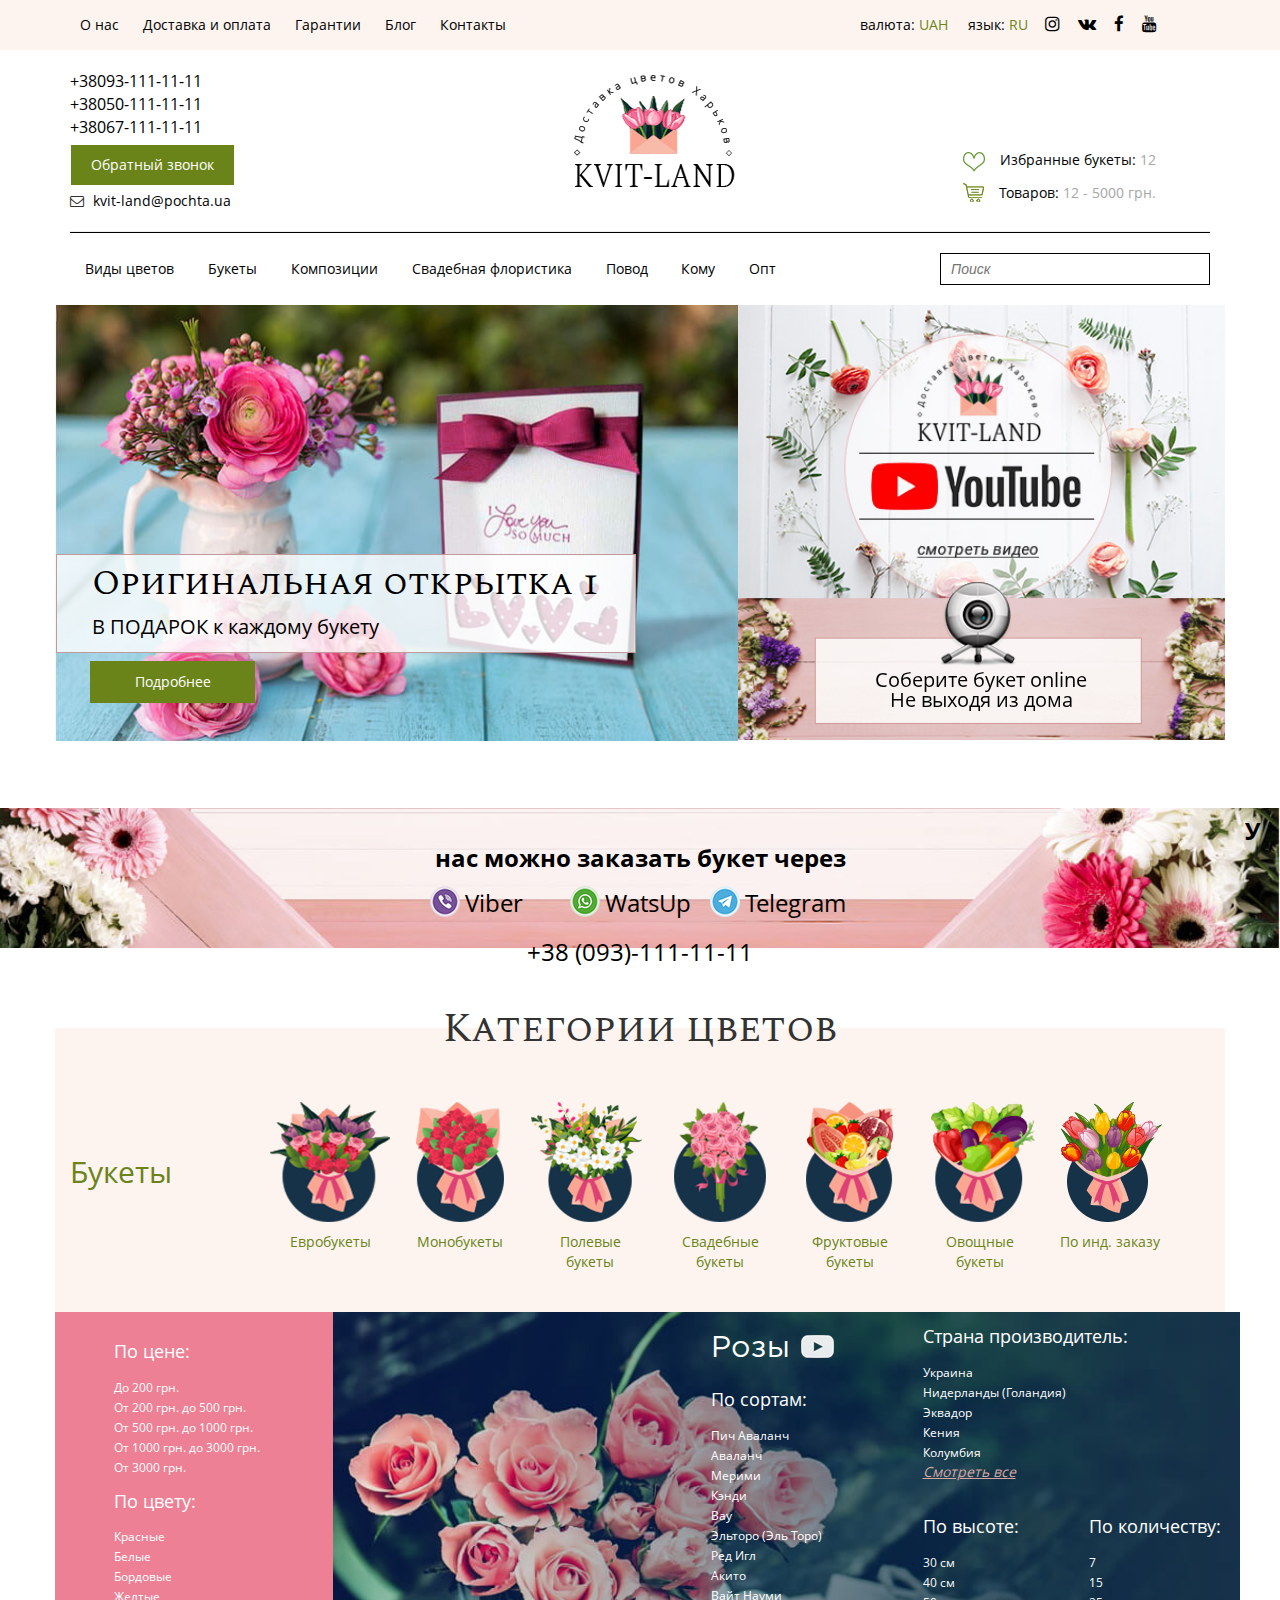
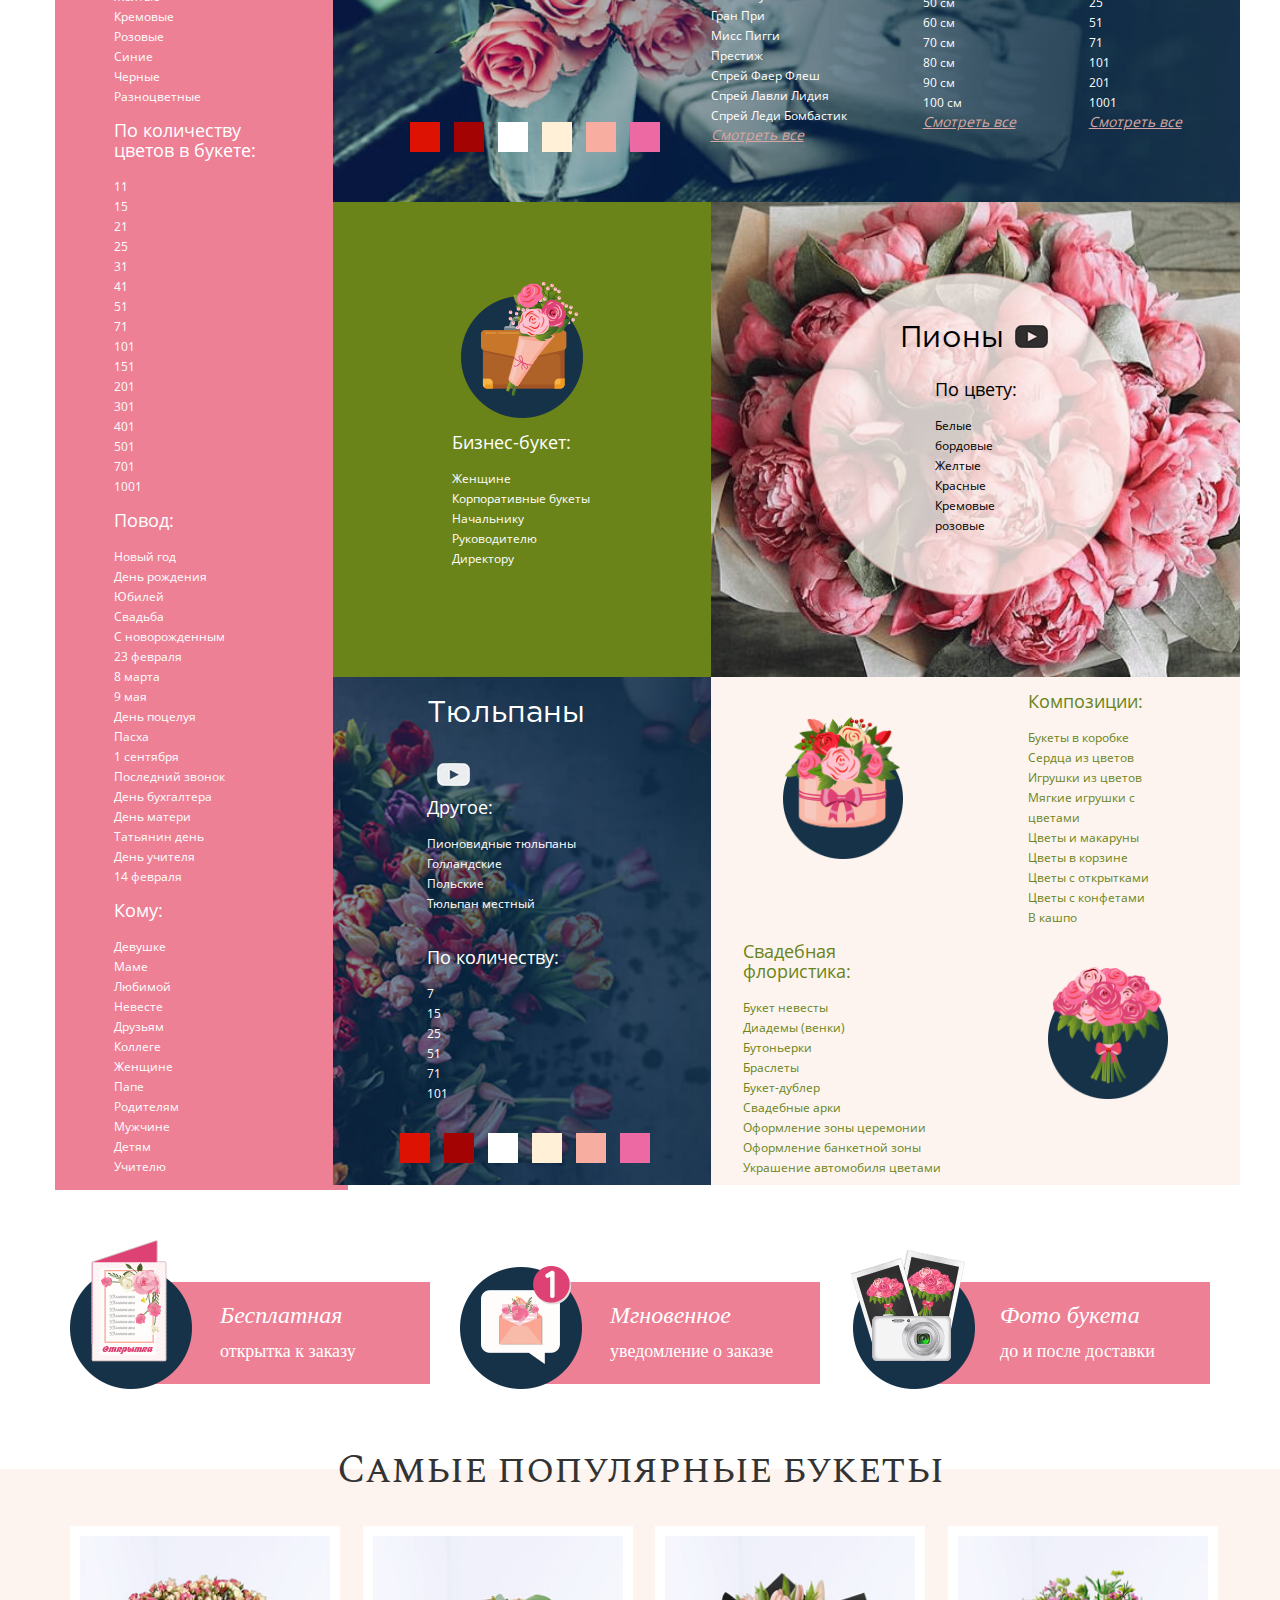
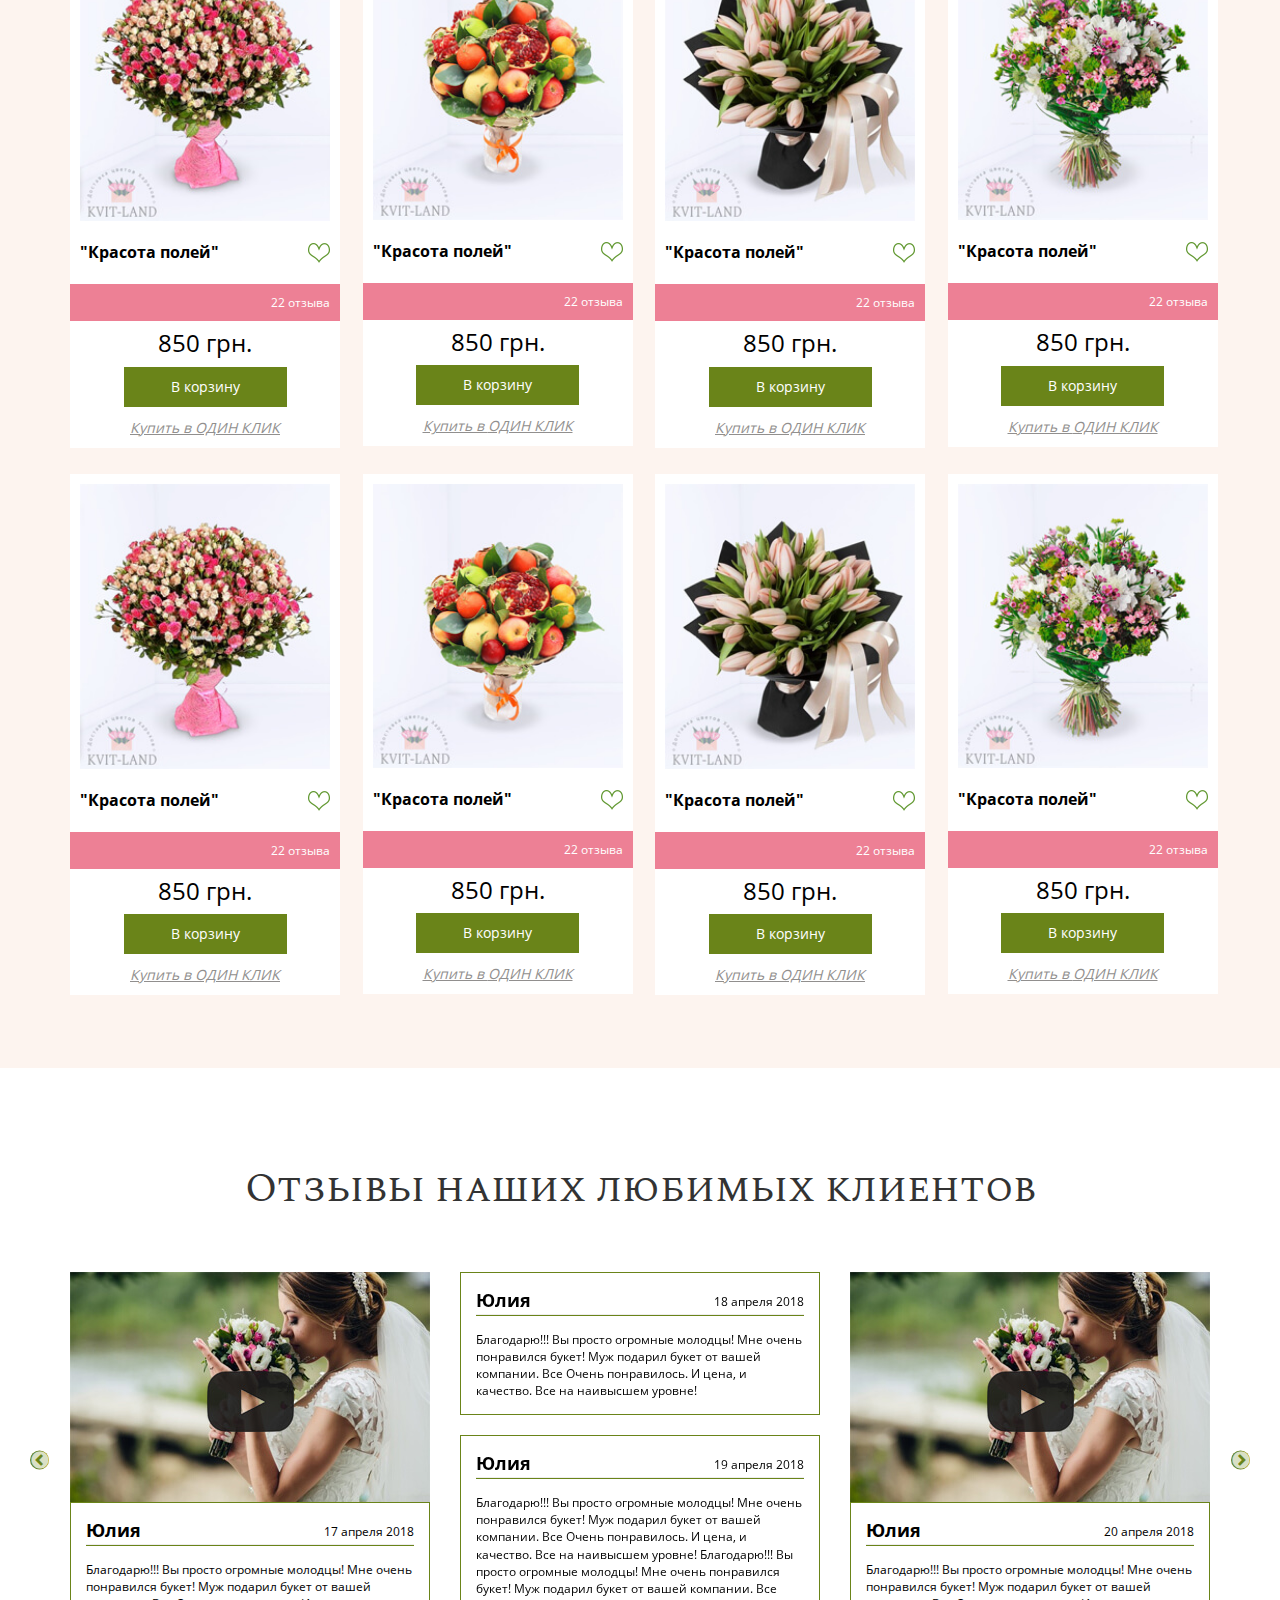
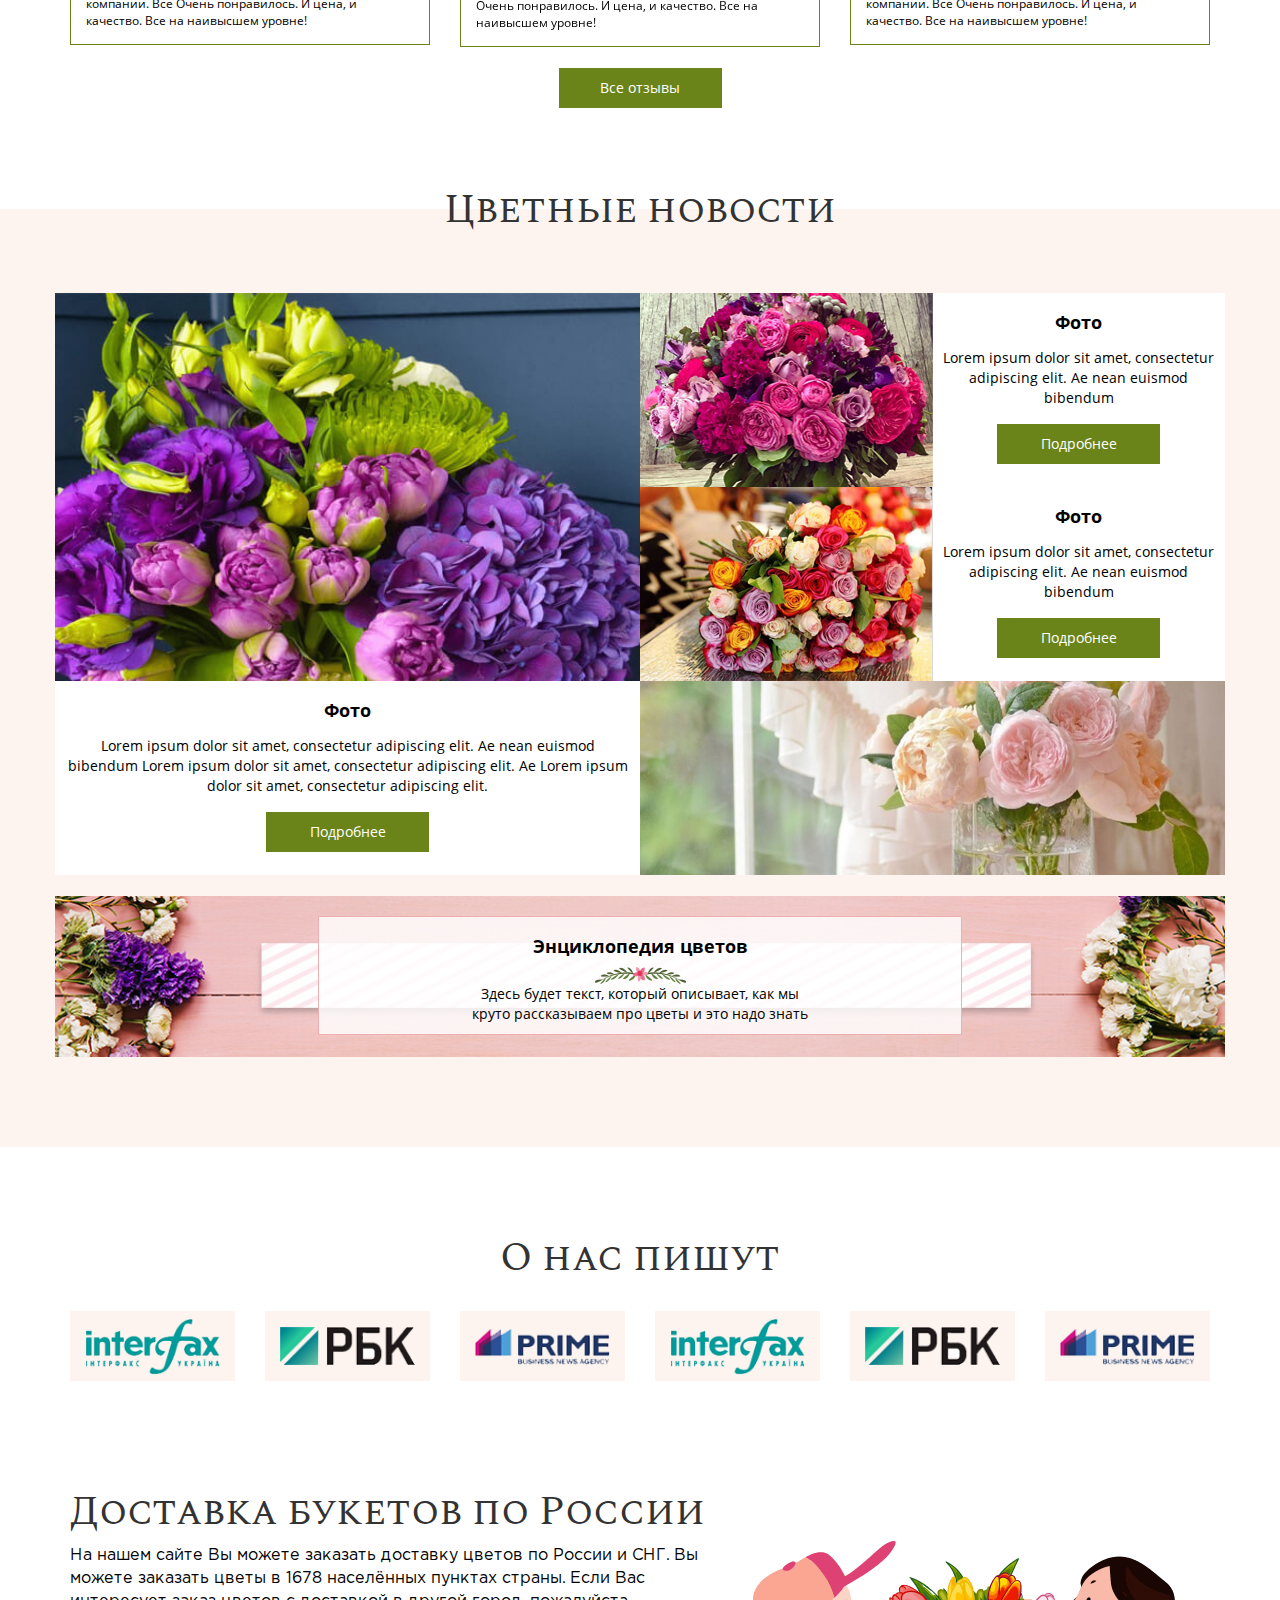
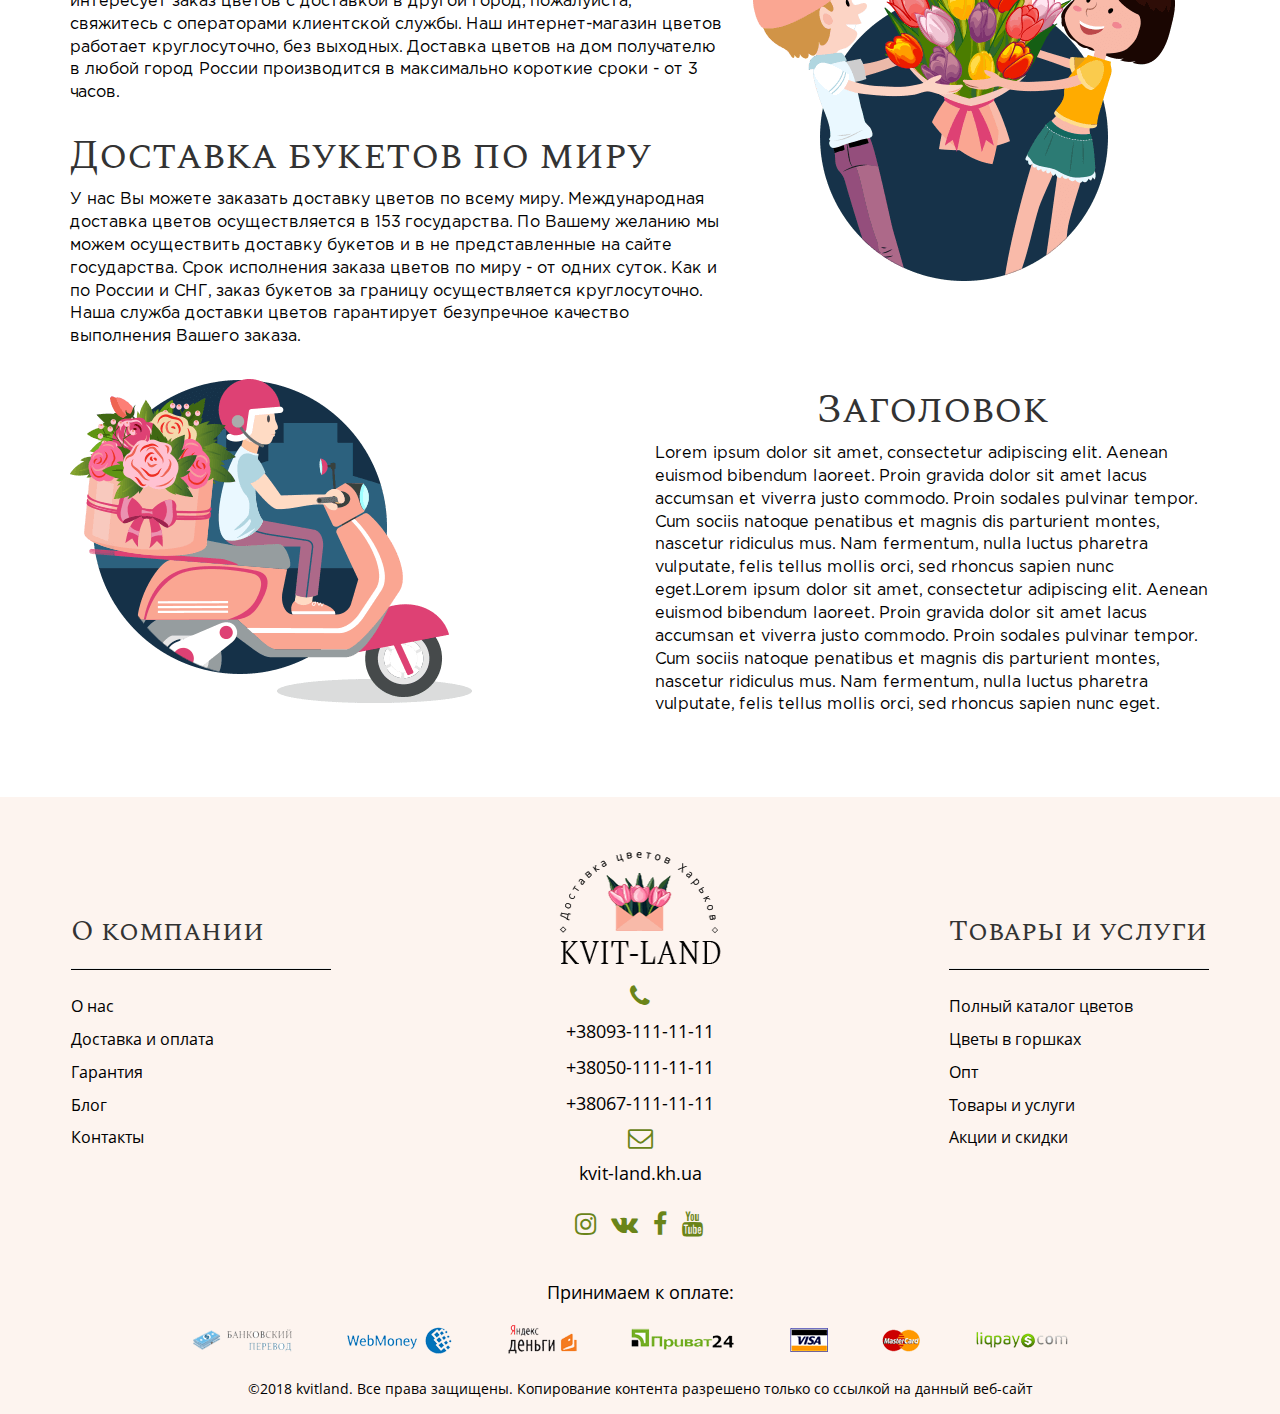
<file: index.html>
<!DOCTYPE html>
<html lang="ru">
<head>
    <meta charset="UTF-8">
    <meta http-equiv="X-UA-Compatible" content="IE=edge">
    <meta name="viewport" content="width=device-width, user-scalable=no, initial-scale=1.0, maximum-scale=1.0, minimum-scale=1.0">
    <title>Kvit-land</title>
    <link href="js/slick/slick.css" rel="stylesheet" type="text/css">
    <link href="js/slick/slick-theme.css" rel="stylesheet" type="text/css">
    <link href="bootstrap/css/bootstrap.css" rel="stylesheet" type="text/css">
    <link href="font-awesome/css/font-awesome.min.css" rel="stylesheet">
    <link href="css/style.css" rel="stylesheet" type="text/css">
    <link href="css/media.css" rel="stylesheet" type="text/css">
    <!--[if lt IE 9]>
    <script src="https://oss.maxcdn.com/html5shiv/3.7.3/html5shiv.min.js"></script>
    <script src="https://oss.maxcdn.com/respond/1.4.2/respond.min.js"></script>
<![endif]-->
</head>
<body>
    <!-- START Header -->
    <header>
        <div class="navTop">
            <div class="container">
                <div class="row">
                    <div class="col-lg-5 col-md-6">
                        <div class="navTop__left">
                            <ul>
                                <li><a href="#">О нас</a></li>
                                <li><a href="#">Доставка и оплата</a></li>
                                <li><a href="#">Гарантии</a></li>
                                <li><a href="#">Блог</a></li>
                                <li><a href="#">Контакты</a></li>
                            </ul>
                        </div>
                    </div>
                    <div class="col-lg-3"></div>
                    <div class="col-lg-4 col-md-6">
                        <div class="navTop__right">
                            <p>валюта: <span>uah</span></p>
                            <p>язык: <span>ru</span></p>
                            <ul>
                                <li><a href="#"><i class="fa fa-instagram" aria-hidden="true"></i></a></li>
                                <li><a href="#"><i class="fa fa-vk" aria-hidden="true"></i></a></li>
                                <li><a href="#"><i class="fa fa-facebook" aria-hidden="true"></i></a></li>
                                <li><a href="#"><i class="fa fa-youtube" aria-hidden="true"></i></a></li>
                            </ul>
                        </div>
                    </div>
                </div>
            </div>
        </div>
        <div class="clearfix"></div>
        <div class="navMiddle">
            <div class="container">
                <div class="row">
                    <div class="col-lg-2 col-md-4">
                        <div class="navMiddle__phones">
                            <a href="tel:+380931111111">+38093-111-11-11</a>
                            <a href="tel:+380501111111">+38050-111-11-11</a>
                            <a href="tel:+380671111111">+38067-111-11-11</a>
                        </div>
                        <div class="navMiddle__btn">
                            <a href="#">
                                <div class="butt">
                                    Обратный звонок
                                </div>
                            </a>
                        </div>
                        <div class="navMiddle__mail">
                            <i class="fa fa-envelope-o" aria-hidden="true"></i>
                            <a href="mailto:kvit-land@pochta.ua">kvit-land@pochta.ua</a>
                        </div>
                    </div>
                    <div class="col-lg-3"></div>
                    <div class="col-lg-2 col-md-4">
                        <div class="navTop__logo">
                            <a href="index.html"><img src="img/logo.png" alt="Kvit-land"></a>
                        </div>
                    </div>
                    <div class="col-lg-2"></div>
                    <div class="col-lg-3 col-md-4">
                        <div class="navMiddle__trash">
                            <img src="img/favorite.png" alt="Favorite - Kvit-land">
                            <p>Избранные букеты: <span>12</span></p>
                            <div class="clearfix"></div>
                            <img src="img/trash.png" alt="Trash - Kvit-land">
                            <p>Товаров: <span>12 - 5000 грн.</span></p>
                        </div>
                    </div>
                </div>
                <hr>
            </div>
        </div>
        <div class="navBottom">
            <div class="container">
                <div class="row">
                    <div class="col-lg-8 col-md-8">
                        <div class="navBottom__menu">
                            <ul>
                                <li>Виды цветов</li>
                                <li>Букеты</li>
                                <li>Композиции</li>
                                <li>Свадебная флористика</li>
                                <li>Повод</li>
                                <li>Кому</li>
                                <li>Опт</li>
                            </ul>
                        </div>
                    </div>
                    <div class="col-lg-4 col-md-4">
                        <div class="navBottom__search">
                            <input type="search" placeholder="Поиск">
                        </div>
                    </div>
                </div>
            </div>
        </div>
        <div class="clearfix"></div>
    </header>
    <!-- END Header -->
    <!-- START Main slider -->
    <section class="mainslider">
        <div class="container">
            <div class="row row-no-padding">
                <div class="col-lg-7 col-md-7 col-sm-6">
                    <div class="head_sl">
                        <div class="sliderTop">
                            <div class="sliderTop__img">
                                <img src="img/slider_top.jpg" alt="Slider - Kvit-land">
                            </div>
                            <div class="sliderTop__desc">
                                <h3>Оригинальная открытка 1</h3>
                                <p><span>в подарок</span> к каждому букету</p>
                            </div>
                            <div class="sliderTop__btn">
                                <a href="#">
                                    <div class="butt">
                                        Подробнее
                                    </div>
                                </a>
                            </div>
                        </div>
                        <div class="sliderTop">
                            <div class="sliderTop__img">
                                <img src="img/slider_top.jpg" alt="Slider - Kvit-land">
                            </div>
                            <div class="sliderTop__desc">
                                <h3>Оригинальная открытка 2</h3>
                                <p><span>в подарок</span> к каждому букету</p>
                            </div>
                            <div class="sliderTop__btn">
                                <a href="#">
                                    <div class="butt">
                                        Подробнее
                                    </div>
                                </a>
                            </div>
                        </div>
                        <div class="sliderTop">
                            <div class="sliderTop__img">
                                <img src="img/slider_top.jpg" alt="Slider - Kvit-land">
                            </div>
                            <div class="sliderTop__desc">
                                <h3>Оригинальная открытка 3</h3>
                                <p><span>в подарок</span> к каждому букету</p>
                            </div>
                            <div class="sliderTop__btn">
                                <a href="#">
                                    <div class="butt">
                                        Подробнее
                                    </div>
                                </a>
                            </div>
                        </div>
                    </div>
                </div>
                <div class="col-lg-5 col-md-5 col-sm-6">
                    <div class="bannerBlock">
                        <div class="bannerBlock__youtube">
                            <a href="#"><img src="img/banner_youtube.jpg" alt="YouTube - Kvit-land"></a>
                        </div>
                        <div class="bannerBlock__camera">
                            <a href="#"><img src="img/banner_camera.png" alt="Camera - Kvit-land"></a>
                            <p>Соберите букет online <br>Не выходя из дома</p>
                        </div>
                    </div>
                </div>
            </div>
        </div>
    </section>
    <!-- END Main slider -->
    <!-- START Order -->
    <section class="order">
        <div class="contBlock">
            <h3>У нас можно заказать букет через</h3>
            <div class="contBlockAll">
                <div class="contBlock__imgp">
                    <img src="img/viber.png" alt="Viber - Kvit-land"><p>Viber</p>
                </div>
                <div class="contBlock__imgp">
                    <img src="img/watsup.png" alt="WatsUp - Kvit-land"><p>WatsUp</p>
                </div>
                <div class="contBlock__imgp">
                    <img src="img/telega.png" alt="Telegram - Kvit-land"><p>Telegram</p>
                </div>
                <a href="tel:+380931111111">+38 (093)-111-11-11</a>
            </div>
        </div>
    </section>
    <!-- END Order -->
    <!-- START Categories of flowers -->
    <section class="categories">
        <div class="container">
            <div class="row">
                <h2>Категории цветов</h2>
                <div class="col-lg-2 col-md-2 col-sm-2">
                    <h4>Букеты</h4>
                </div>
                <div class="col-lg-10 col-md-10 col-sm-10">
                    <div class="categoriesImg">
                        <div class="categoriesImg__item">
                            <a href="#">
                                <img src="img/buk_evro.png" alt="Buket - Kvit-land">
                                <span>Евробукеты</span>
                            </a>
                        </div>
                        <div class="categoriesImg__item">
                            <a href="#">
                                <img src="img/buk_mono.png" alt="Buket - Kvit-land">
                                <span>Монобукеты</span>
                            </a>
                        </div>
                        <div class="categoriesImg__item">
                            <a href="#">
                                <img src="img/buk_polevie.png" alt="Buket - Kvit-land">
                                <span>Полевые<br>букеты</span>
                            </a>
                        </div>
                        <div class="categoriesImg__item">
                            <a href="#">
                                <img src="img/buk_svadibnie.png" alt="Buket - Kvit-land">
                                <span>Свадебные<br>букеты</span>
                            </a>
                        </div>
                        <div class="categoriesImg__item">
                            <a href="#">
                                <img src="img/buk_frukt.png" alt="Buket - Kvit-land">
                                <span>Фруктовые<br>букеты</span>
                            </a>
                        </div>
                        <div class="categoriesImg__item">
                            <a href="#">
                                <img src="img/buk_ovosh.png" alt="Buket - Kvit-land">
                                <span>Овощные<br>букеты</span>
                            </a>
                        </div>
                        <div class="categoriesImg__item">
                            <a href="#">
                                <img src="img/buk_ind.png" alt="Buket - Kvit-land">
                                <span>По инд. заказу</span>
                            </a>
                        </div>
                    </div>
                </div>
                <div class="clearfix"></div>
            </div>
        </div>
    </section>
    <!-- END Categories of flowers -->
    <!-- START Filter -->
    <section class="filter">
        <div class="container">
            <div class="row row-no-padding">
                <div class="col-lg-3 col-md-3">
                    <div class="filterLeft">
                        <div class="filterLeft__price">
                            <h4>По цене:</h4>
                            <a href="#">До 200 грн.</a><br>
                            <a href="#">От 200 грн. до 500 грн.</a><br>
                            <a href="#">От 500 грн. до 1000 грн.</a><br>
                            <a href="#">От 1000 грн. до 3000 грн.</a><br>
                            <a href="#">От 3000 грн.</a><br>
                        </div>
                        <div class="filterLeft__color">
                            <h4>По цвету:</h4>
                            <a href="#">Красные</a><br>
                            <a href="#">Белые</a><br>
                            <a href="#">Бордовые</a><br>
                            <a href="#">Желтые</a><br>
                            <a href="#">Кремовые</a><br>
                            <a href="#">Розовые</a><br>
                            <a href="#">Синие</a><br>
                            <a href="#">Черные</a><br>
                            <a href="#">Разноцветные</a><br>
                        </div>
                        <div class="filterLeft__quantity">
                            <h4>По количеству<br>цветов в букете:</h4>
                            <a href="#">11</a><br>
                            <a href="#">15</a><br>
                            <a href="#">21</a><br>
                            <a href="#">25</a><br>
                            <a href="#">31</a><br>
                            <a href="#">41</a><br>
                            <a href="#">51</a><br>
                            <a href="#">71</a><br>
                            <a href="#">101</a><br>
                            <a href="#">151</a><br>
                            <a href="#">201</a><br>
                            <a href="#">301</a><br>
                            <a href="#">401</a><br>
                            <a href="#">501</a><br>
                            <a href="#">701</a><br>
                            <a href="#">1001</a><br>
                        </div>
                        <div class="filterLeft__cause">
                            <h4>Повод:</h4>
                            <a href="#">Новый год</a><br>
                            <a href="#">День рождения</a><br>
                            <a href="#">Юбилей</a><br>
                            <a href="#">Свадьба</a><br>
                            <a href="#">С новорожденным</a><br>
                            <a href="#">23 февраля</a><br>
                            <a href="#">8 марта</a><br>
                            <a href="#">9 мая</a><br>
                            <a href="#">День поцелуя</a><br>
                            <a href="#">Пасха</a><br>
                            <a href="#">1 сентября</a><br>
                            <a href="#">Последний звонок</a><br>
                            <a href="#">День бухгалтера</a><br>
                            <a href="#">День матери</a><br>
                            <a href="#">Татьянин день</a><br>
                            <a href="#">День учителя</a><br>
                            <a href="#">14 февраля</a><br>
                        </div>
                        <div class="filterLeft__whom">
                            <h4>Кому:</h4>
                            <a href="#">Девушке</a><br>
                            <a href="#">Маме</a><br>
                            <a href="#">Любимой</a><br>
                            <a href="#">Невесте</a><br>
                            <a href="#">Друзьям</a><br>
                            <a href="#">Коллеге</a><br>
                            <a href="#">Женщине</a><br>
                            <a href="#">Папе</a><br>
                            <a href="#">Родителям</a><br>
                            <a href="#">Мужчине</a><br>
                            <a href="#">Детям</a><br>
                            <a href="#">Учителю</a><br>
                        </div>
                    </div>
                </div>
                <div class="col-lg-9 col-md-9">
                    <div class="filterContent">
                        <div class="row row-no-padding">
                            <div class="filterContent__top">
                                <div class="col-lg-5 col-md-5">
                                    <div class="squareMainTop">
                                        <a href="#">
                                            <div class="square squareOne"></div>
                                        </a>
                                        <a href="#">
                                            <div class="square squareTwo"></div>
                                        </a>
                                        <a href="#">
                                            <div class="square squareThree"></div>
                                        </a>
                                        <a href="#">
                                            <div class="square squareFour"></div>
                                        </a>
                                        <a href="#">
                                            <div class="square squareFive"></div>
                                        </a>
                                        <a href="#">
                                            <div class="square squareSix"></div>
                                        </a>
                                    </div>
                                </div>
                                <div class="col-lg-3 col-md-3">
                                    <h3>Розы</h3>
                                    <a href="#"><img src="img/youtube_activ.png" alt="YouTube - Kvit-land"></a>
                                    <div class="clearfix"></div>
                                    <h4>По сортам:</h4>
                                    <a href="#">Пич Аваланч</a><br>
                                    <a href="#">Аваланч</a><br>
                                    <a href="#">Мерими</a><br>
                                    <a href="#">Кэнди</a><br>
                                    <a href="#">Вау</a><br>
                                    <a href="#">Эльторо (Эль Торо)</a><br>
                                    <a href="#">Ред Игл</a><br>
                                    <a href="#">Акито</a><br>
                                    <a href="#">Вайт Науми</a><br>
                                    <a href="#">Гран При</a><br>
                                    <a href="#">Мисс Пигги</a><br>
                                    <a href="#">Престиж</a><br>
                                    <a href="#">Спрей Фаер Флеш</a><br>
                                    <a href="#">Спрей Лавли Лидия</a><br>
                                    <a href="#">Спрей Леди Бомбастик</a><br>
                                    <a href="#"><span>Смотреть все</span></a><br>
                                </div>
                                <div class="col-lg-4 col-md-4">
                                    <div class="row row-no-padding">
                                        <h4>Страна производитель:</h4>
                                        <a href="#">Украина</a><br>
                                        <a href="#">Нидерланды (Голандия)</a><br>
                                        <a href="#">Эквадор</a><br>
                                        <a href="#">Кения</a><br>
                                        <a href="#">Колумбия</a><br>
                                        <a href="#"><span>Смотреть все</span></a><br>
                                        <br>
                                    </div>
                                    <div class="row row-no-padding">
                                        <div class="col-lg-6">
                                            <h4>По высоте:</h4>
                                            <a href="#">30 см</a><br>
                                            <a href="#">40 см</a><br>
                                            <a href="#">50 см</a><br>
                                            <a href="#">60 см</a><br>
                                            <a href="#">70 см</a><br>
                                            <a href="#">80 см</a><br>
                                            <a href="#">90 см</a><br>
                                            <a href="#">100 см</a><br>
                                            <a href="#"><span>Смотреть все</span></a><br>
                                        </div>
                                        <div class="col-lg-6">
                                            <h4>По количеству:</h4>
                                            <a href="#">7</a><br>
                                            <a href="#">15</a><br>
                                            <a href="#">25</a><br>
                                            <a href="#">51</a><br>
                                            <a href="#">71</a><br>
                                            <a href="#">101</a><br>
                                            <a href="#">201</a><br>
                                            <a href="#">1001</a><br>
                                            <a href="#"><span>Смотреть все</span></a><br>
                                        </div>
                                    </div>
                                </div>
                            </div>
                        </div>
                        <div class="row row-no-padding">
                            <div class="col-lg-5 col-md-5">
                                <div class="filterContent__middleLeft">
                                    <div class="filterContent__middleLeft-img">
                                        <img src="img/business_flowers.png" alt="Business flowers - Kvit-land">
                                    </div>
                                    <div class="filterContent__middleLeft-desc">
                                        <h4>Бизнес-букет:</h4>
                                        <a href="#">Женщине</a><br>
                                        <a href="#">Корпоративные букеты</a><br>
                                        <a href="#">Начальнику</a><br>
                                        <a href="#">Руководителю</a><br>
                                        <a href="#">Директору</a><br>
                                    </div>

                                </div>
                            </div>
                            <div class="col-lg-7 col-md-7">
                                <div class="filterContent__middleRight">
                                    <div class="filterContent__middleRight-desc">
                                        <h3>Пионы</h3>
                                        <a href="#"><img src="img/youtube_icon.png" alt="YouTube - Kvit-land"></a>
                                        <div class="clearfix"></div>
                                        <div class="ll">
                                            <h4>По цвету:</h4>
                                            <a href="#">Белые</a><br>
                                            <a href="#">бордовые</a><br>
                                            <a href="#">Желтые</a><br>
                                            <a href="#">Красные</a><br>
                                            <a href="#">Кремовые</a><br>
                                            <a href="#">розовые</a><br>
                                        </div>
                                    </div>
                                </div>
                            </div>
                        </div>
                        <div class="row row-no-padding">
                            <div class="col-lg-5 col-md-5">
                                <div class="filterContent__bottomLeft">
                                    <div class="filterContent__bottomLeft-desc">
                                        <h3>Тюльпаны</h3>
                                        <a href="#"><img src="img/youtube_activ.png" alt="YouTube - Kvit-land"></a>
                                        <div class="clearfix"></div>
                                        <br>
                                        <h4>Другое:</h4>
                                        <a href="#">Пионовидные тюльпаны</a><br>
                                        <a href="#">Голландские</a><br>
                                        <a href="#">Польские</a><br>
                                        <a href="#">Тюльпан местный</a><br>
                                        <br>
                                        <h4>По количеству:</h4>
                                        <a href="#">7</a><br>
                                        <a href="#">15</a><br>
                                        <a href="#">25</a><br>
                                        <a href="#">51</a><br>
                                        <a href="#">71</a><br>
                                        <a href="#">101</a><br>
                                        <br>
                                    </div>
                                    <div class="squareMainBottom">
                                        <a href="#">
                                            <div class="square squareOne"></div>
                                        </a>
                                        <a href="#">
                                            <div class="square squareTwo"></div>
                                        </a>
                                        <a href="#">
                                            <div class="square squareThree"></div>
                                        </a>
                                        <a href="#">
                                            <div class="square squareFour"></div>
                                        </a>
                                        <a href="#">
                                            <div class="square squareFive"></div>
                                        </a>
                                        <a href="#">
                                            <div class="square squareSix"></div>
                                        </a>
                                    </div>
                                </div>
                            </div>
                            <div class="col-lg-7 col-md-7">
                                <div class="filterContent__mbottomRight">
                                    <div class="col-lg-6 col-md-6">
                                        <img src="img/svad_1.png" alt="Composition Kvit-land">
                                    </div>
                                    <div class="col-lg-6 col-md-6">
                                        <div class="filterContent__mbottomRight-contTop">
                                            <h4>Композиции:</h4>
                                            <a href="#">Букеты в коробке</a><br>
                                            <a href="#">Сердца из цветов</a><br>
                                            <a href="#">Игрушки из цветов</a><br>
                                            <a href="#">Мягкие игрушки с цветами</a><br>
                                            <a href="#">Цветы и макаруны</a><br>
                                            <a href="#">Цветы в корзине</a><br>
                                            <a href="#">Цветы с открытками</a><br>
                                            <a href="#">Цветы с конфетами</a><br>
                                            <a href="#">В кашпо</a><br>
                                        </div>
                                    </div>
                                    <div class="col-lg-6 col-md-6">
                                        <div class="filterContent__mbottomRight-contBott">
                                            <h4>Свадебная<br>флористика:</h4>
                                            <a href="#">Букет невесты</a><br>
                                            <a href="#">Диадемы (венки)</a><br>
                                            <a href="#">Бутоньерки</a><br>
                                            <a href="#">Браслеты</a><br>
                                            <a href="#">Букет-дублер</a><br>
                                            <a href="#">Свадебные арки</a><br>
                                            <a href="#">Оформление зоны церемонии</a><br>
                                            <a href="#">Оформление банкетной зоны</a><br>
                                            <a href="#">Украшение автомобиля цветами</a><br>
                                        </div>
                                    </div>
                                    <div class="col-lg-6 col-md-6">
                                        <img src="img/svad_2.png" alt="Composition Kvit-land">
                                    </div>
                                </div>
                            </div>
                        </div>
                    </div>
                </div>
            </div>
        </div>
    </section>
    <!-- END Filter -->
    <!-- START Three -->
    <section class="three">
        <div class="container">
            <div class="row">
                <div class="col-lg-4 col-md-4">
                    <div class="three__block">
                        <img src="img/preim_free.png" alt="Free - Kvit-land">
                        <div class="three__block-desc">
                            <h4>Бесплатная</h4>
                            <p>открытка к заказу</p>
                        </div>
                    </div>
                </div>
                <div class="col-lg-4 col-md-4">
                    <div class="three__block">
                        <img src="img/preim_quiq.png" alt="Quiq - Kvit-land">
                        <div class="three__block-desc">
                            <h4>Мгновенное</h4>
                            <p>уведомление о заказе</p>
                        </div>
                    </div>
                </div>
                <div class="col-lg-4 col-md-4">
                    <div class="three__block">
                        <img src="img/preim_photo.png" alt="Photo - Kvit-land">
                        <div class="three__block-desc">
                            <h4>Фото букета</h4>
                            <p>до и после доставки</p>
                        </div>
                    </div>
                </div>
            </div>
        </div>
    </section>
    <!-- END Three -->
    <!-- START Popular -->
    <section class="popular">
        <div class="container">
            <div class="row">
                <h2>Самые популярные букеты</h2>
                <div class="col-lg-3 col-md-6 col-sm-6">
                    <div class="popBlock">
                        <div class="popBlock__img">
                            <img src="img/flower_photo_1.jpg" alt="Flower - Kvit-land">
                        </div>
                        <div class="popBlock__name clearfix">
                            <p>"Красота полей"</p>
                            <img src="img/favorite.png" alt="Favorite - Kvit-land">
                        </div>
                        <div class="popBlock__rev clearfix">
                            <p>22 отзыва</p>
                        </div>
                        <div class="popBlock__price">
                            <p>850 грн.</p>
                        </div>
                        <div class="popBlock__btn">
                            <a href="#">
                                <div class="butt">
                                    В корзину
                                </div>
                            </a>
                            <br>
                            <a href="#" class="popBlock__btn-oneClick">Купить в <span>один клик</span></a>
                        </div>
                    </div>
                </div>
                <div class="col-lg-3 col-md-6 col-sm-6">
                    <div class="popBlock">
                        <div class="popBlock__img">
                            <img src="img/flower_photo_2.jpg" alt="Flower - Kvit-land">
                        </div>
                        <div class="popBlock__name clearfix">
                            <p>"Красота полей"</p>
                            <img src="img/favorite.png" alt="Favorite - Kvit-land">
                        </div>
                        <div class="popBlock__rev clearfix">
                            <p>22 отзыва</p>
                        </div>
                        <div class="popBlock__price">
                            <p>850 грн.</p>
                        </div>
                        <div class="popBlock__btn">
                            <a href="#">
                                <div class="butt">
                                    В корзину
                                </div>
                            </a>
                            <br>
                            <a href="#" class="popBlock__btn-oneClick">Купить в <span>один клик</span></a>
                        </div>
                    </div>
                </div>
                <div class="col-lg-3 col-md-6 col-sm-6">
                    <div class="popBlock">
                        <div class="popBlock__img">
                            <img src="img/flower_photo_3.jpg" alt="Flower - Kvit-land">
                        </div>
                        <div class="popBlock__name clearfix">
                            <p>"Красота полей"</p>
                            <img src="img/favorite.png" alt="Favorite - Kvit-land">
                        </div>
                        <div class="popBlock__rev clearfix">
                            <p>22 отзыва</p>
                        </div>
                        <div class="popBlock__price">
                            <p>850 грн.</p>
                        </div>
                        <div class="popBlock__btn">
                            <a href="#">
                                <div class="butt">
                                    В корзину
                                </div>
                            </a>
                            <br>
                            <a href="#" class="popBlock__btn-oneClick">Купить в <span>один клик</span></a>
                        </div>
                    </div>
                </div>
                <div class="col-lg-3 col-md-6 col-sm-6">
                    <div class="popBlock">
                        <div class="popBlock__img">
                            <img src="img/flower_photo_4.jpg" alt="Flower - Kvit-land">
                        </div>
                        <div class="popBlock__name clearfix">
                            <p>"Красота полей"</p>
                            <img src="img/favorite.png" alt="Favorite - Kvit-land">
                        </div>
                        <div class="popBlock__rev clearfix">
                            <p>22 отзыва</p>
                        </div>
                        <div class="popBlock__price">
                            <p>850 грн.</p>
                        </div>
                        <div class="popBlock__btn">
                            <a href="#">
                                <div class="butt">
                                    В корзину
                                </div>
                            </a>
                            <br>
                            <a href="#" class="popBlock__btn-oneClick">Купить в <span>один клик</span></a>
                        </div>
                    </div>
                </div>
            </div>
            <div class="row">
                <div class="col-lg-3 col-md-6 col-sm-6">
                    <div class="popBlock">
                        <div class="popBlock__img">
                            <img src="img/flower_photo_1.jpg" alt="Flower - Kvit-land">
                        </div>
                        <div class="popBlock__name clearfix">
                            <p>"Красота полей"</p>
                            <img src="img/favorite.png" alt="Favorite - Kvit-land">
                        </div>
                        <div class="popBlock__rev clearfix">
                            <p>22 отзыва</p>
                        </div>
                        <div class="popBlock__price">
                            <p>850 грн.</p>
                        </div>
                        <div class="popBlock__btn">
                            <a href="#">
                                <div class="butt">
                                    В корзину
                                </div>
                            </a>
                            <br>
                            <a href="#" class="popBlock__btn-oneClick">Купить в <span>один клик</span></a>
                        </div>
                    </div>
                </div>
                <div class="col-lg-3 col-md-6 col-sm-6">
                    <div class="popBlock">
                        <div class="popBlock__img">
                            <img src="img/flower_photo_2.jpg" alt="Flower - Kvit-land">
                        </div>
                        <div class="popBlock__name clearfix">
                            <p>"Красота полей"</p>
                            <img src="img/favorite.png" alt="Favorite - Kvit-land">
                        </div>
                        <div class="popBlock__rev clearfix">
                            <p>22 отзыва</p>
                        </div>
                        <div class="popBlock__price">
                            <p>850 грн.</p>
                        </div>
                        <div class="popBlock__btn">
                            <a href="#">
                                <div class="butt">
                                    В корзину
                                </div>
                            </a>
                            <br>
                            <a href="#" class="popBlock__btn-oneClick">Купить в <span>один клик</span></a>
                        </div>
                    </div>
                </div>
                <div class="col-lg-3 col-md-6 col-sm-6">
                    <div class="popBlock">
                        <div class="popBlock__img">
                            <img src="img/flower_photo_3.jpg" alt="Flower - Kvit-land">
                        </div>
                        <div class="popBlock__name clearfix">
                            <p>"Красота полей"</p>
                            <img src="img/favorite.png" alt="Favorite - Kvit-land">
                        </div>
                        <div class="popBlock__rev clearfix">
                            <p>22 отзыва</p>
                        </div>
                        <div class="popBlock__price">
                            <p>850 грн.</p>
                        </div>
                        <div class="popBlock__btn">
                            <a href="#">
                                <div class="butt">
                                    В корзину
                                </div>
                            </a>
                            <br>
                            <a href="#" class="popBlock__btn-oneClick">Купить в <span>один клик</span></a>
                        </div>
                    </div>
                </div>
                <div class="col-lg-3 col-md-6 col-sm-6">
                    <div class="popBlock">
                        <div class="popBlock__img">
                            <img src="img/flower_photo_4.jpg" alt="Flower - Kvit-land">
                        </div>
                        <div class="popBlock__name clearfix">
                            <p>"Красота полей"</p>
                            <img src="img/favorite.png" alt="Favorite - Kvit-land">
                        </div>
                        <div class="popBlock__rev clearfix">
                            <p>22 отзыва</p>
                        </div>
                        <div class="popBlock__price">
                            <p>850 грн.</p>
                        </div>
                        <div class="popBlock__btn">
                            <a href="#">
                                <div class="butt">
                                    В корзину
                                </div>
                            </a>
                            <br>
                            <a href="#" class="popBlock__btn-oneClick">Купить в <span>один клик</span></a>
                        </div>
                    </div>
                </div>
            </div>
        </div>
    </section>
    <!-- END Popular -->
    <!-- START Reviews -->
    <section class="reviews">
        <div class="container">
            <div class="row">
                <h2>Отзывы наших любимых клиентов</h2>
                <div class="rev_sl">
                    <div class="col-lg-4">
                        <img src="img/revvid.jpg" alt="Reviews - Kvit Land">
                        <div class="revBlock">
                            <div class="revBlock__head clearfix">
                                <p class="revBlock__head-left">Юлия</p>
                                <p class="revBlock__head-right">17 апреля 2018</p>
                            </div>
                            <div class="revBlock__desc">
                                <hr>
                                <p>Благодарю!!! Вы просто огромные молодцы! Мне очень понравился букет! Муж подарил букет от вашей компании. Все Очень понравилось. И цена, и качество. Все на наивысшем уровне!</p>
                            </div>
                        </div>
                    </div>
                    <div class="col-lg-4">
                        <div class="revBlock">
                            <div class="revBlock__head clearfix">
                                <p class="revBlock__head-left">Юлия</p>
                                <p class="revBlock__head-right">18 апреля 2018</p>
                            </div>
                            <div class="revBlock__desc">
                                <hr>
                                <p>Благодарю!!! Вы просто огромные молодцы! Мне очень понравился букет! Муж подарил букет от вашей компании. Все Очень понравилось. И цена, и качество. Все на наивысшем уровне!</p>
                            </div>
                        </div>
                        <div class="revBlock">
                            <div class="revBlock__head clearfix">
                                <p class="revBlock__head-left">Юлия</p>
                                <p class="revBlock__head-right">19 апреля 2018</p>
                            </div>
                            <div class="revBlock__desc">
                                <hr>
                                <p>Благодарю!!! Вы просто огромные молодцы! Мне очень понравился букет! Муж подарил букет от вашей компании. Все Очень понравилось. И цена, и качество. Все на наивысшем уровне! Благодарю!!! Вы просто огромные молодцы! Мне очень понравился букет! Муж подарил букет от вашей компании. Все Очень понравилось. И цена, и качество. Все на наивысшем уровне!</p>
                            </div>
                        </div>
                    </div>
                    <div class="col-lg-4">
                        <img src="img/revvid.jpg" alt="Reviews - Kvit Land">
                        <div class="revBlock">
                            <div class="revBlock__head clearfix">
                                <p class="revBlock__head-left">Юлия</p>
                                <p class="revBlock__head-right">20 апреля 2018</p>
                            </div>
                            <div class="revBlock__desc">
                                <hr>
                                <p>Благодарю!!! Вы просто огромные молодцы! Мне очень понравился букет! Муж подарил букет от вашей компании. Все Очень понравилось. И цена, и качество. Все на наивысшем уровне!</p>
                            </div>
                        </div>
                    </div>
                    <div class="col-lg-4">
                        <div class="revBlock">
                            <div class="revBlock__head clearfix">
                                <p class="revBlock__head-left">Юлия</p>
                                <p class="revBlock__head-right">21 апреля 2018</p>
                            </div>
                            <div class="revBlock__desc">
                                <hr>
                                <p>Благодарю!!! Вы просто огромные молодцы! Мне очень понравился букет! Муж подарил букет от вашей компании. Все Очень понравилось. И цена, и качество. Все на наивысшем уровне!</p>
                            </div>
                        </div>
                        <div class="revBlock">
                            <div class="revBlock__head clearfix">
                                <p class="revBlock__head-left">Юлия</p>
                                <p class="revBlock__head-right">22 апреля 2018</p>
                            </div>
                            <div class="revBlock__desc">
                                <hr>
                                <p>Благодарю!!! Вы просто огромные молодцы! Мне очень понравился букет! Муж подарил букет от вашей компании. Все Очень понравилось. И цена, и качество. Все на наивысшем уровне! Благодарю!!! Вы просто огромные молодцы! Мне очень понравился букет! Муж подарил букет от вашей компании. Все Очень понравилось. И цена, и качество. Все на наивысшем уровне!</p>
                            </div>
                        </div>
                    </div>
                    <div class="col-lg-4">
                        <img src="img/revvid.jpg" alt="Reviews - Kvit Land">
                        <div class="revBlock">
                            <div class="revBlock__head clearfix">
                                <p class="revBlock__head-left">Юлия</p>
                                <p class="revBlock__head-right">23 апреля 2018</p>
                            </div>
                            <div class="revBlock__desc">
                                <hr>
                                <p>Благодарю!!! Вы просто огромные молодцы! Мне очень понравился букет! Муж подарил букет от вашей компании. Все Очень понравилось. И цена, и качество. Все на наивысшем уровне!</p>
                            </div>
                        </div>
                    </div>
                    <div class="col-lg-4">
                        <div class="revBlock">
                            <div class="revBlock__head clearfix">
                                <p class="revBlock__head-left">Юлия</p>
                                <p class="revBlock__head-right">24 апреля 2018</p>
                            </div>
                            <div class="revBlock__desc">
                                <hr>
                                <p>Благодарю!!! Вы просто огромные молодцы! Мне очень понравился букет! Муж подарил букет от вашей компании. Все Очень понравилось. И цена, и качество. Все на наивысшем уровне!</p>
                            </div>
                        </div>
                        <div class="revBlock">
                            <div class="revBlock__head clearfix">
                                <p class="revBlock__head-left">Юлия</p>
                                <p class="revBlock__head-right">25 апреля 2018</p>
                            </div>
                            <div class="revBlock__desc">
                                <hr>
                                <p>Благодарю!!! Вы просто огромные молодцы! Мне очень понравился букет! Муж подарил букет от вашей компании. Все Очень понравилось. И цена, и качество. Все на наивысшем уровне! Благодарю!!! Вы просто огромные молодцы! Мне очень понравился букет! Муж подарил букет от вашей компании. Все Очень понравилось. И цена, и качество. Все на наивысшем уровне!</p>
                            </div>
                        </div>
                    </div>
                </div>
            </div>
            <div class="row">
                <a href="#">
                    <div class="butt">
                        Все отзывы
                    </div>
                </a>
            </div>
        </div>
    </section>
    <!-- END Reviews -->
    <!-- START News -->
    <section class="news">
        <div class="container">
            <h2>Цветные новости</h2>
            <div class="row row-no-padding">
                <div class="col-lg-6">
                    <img src="img/news_1.jpg" alt="News - Kvit-land">
                </div>
                <div class="col-lg-6">
                    <div class="col-lg-12">
                        <div class="col-lg-6">
                            <img src="img/news_2.jpg" alt="News - Kvit-land">
                        </div>
                        <div class="col-lg-6">
                            <div class="newsContent">
                                <h4>Фото</h4>
                                <p>Lorem ipsum dolor sit amet, consectetur adipiscing elit. Ae nean euismod bibendum</p>
                                <a href="#">
                                    <div class="butt">
                                        Подробнее
                                    </div>
                                </a>
                            </div>
                        </div>
                    </div>
                    <div class="col-lg-12">
                        <div class="col-lg-6">
                            <img src="img/news_3.jpg" alt="News - Kvit-land">
                        </div>
                        <div class="col-lg-6">
                            <div class="newsContent">
                                <h4>Фото</h4>
                                <p>Lorem ipsum dolor sit amet, consectetur adipiscing elit. Ae nean euismod bibendum</p>
                                <a href="#">
                                    <div class="butt">
                                        Подробнее
                                    </div>
                                </a>
                            </div>
                        </div>
                    </div>
                </div>
            </div>
            <div class="newsBott">
                <div class="row row-no-padding">
                    <div class="col-lg-6">
                        <div class="newsContent">
                            <h4>Фото</h4>
                            <p>Lorem ipsum dolor sit amet, consectetur adipiscing elit. Ae nean euismod bibendum Lorem ipsum dolor sit amet, consectetur adipiscing elit. Ae Lorem ipsum dolor sit amet, consectetur adipiscing elit.</p>
                            <a href="#">
                                <div class="butt">
                                    Подробнее
                                </div>
                            </a>
                        </div>
                    </div>
                    <div class="col-lg-6">
                        <div class="newsImg">
                            <img src="img/news_4.jpg" alt="News - Kvit-land">
                        </div>
                    </div>
                </div>
            </div>
            <div class="row">
                <div class="encikl">
                    <div class="encikl__text">
                        <h3>Энциклопедия цветов</h3>
                        <img src="img/decor.png" alt="Decor - Kvit-land">
                        <p>Здесь будет текст, который описывает, как мы<br>круто рассказываем про цветы и это надо знать</p>
                    </div>
                </div>
            </div>
        </div>
    </section>
    <!-- END News -->
    <!-- START About -->
    <section class="about">
        <div class="container">
            <div class="row">
                <h2>О нас пишут</h2>
                <div class="col-lg-2 col-md-2 col-sm-4 col-xs-6">
                    <div class="aboutBlock">
                        <div class="aboutBlock__img">
                            <img src="img/about_1.png" alt="About - Kvit-land">
                        </div>
                    </div>
                </div>
                <div class="col-lg-2 col-md-2 col-sm-4 col-xs-6">
                    <div class="aboutBlock">
                        <div class="aboutBlock__img">
                            <img src="img/about_2.png" alt="About - Kvit-land">
                        </div>
                    </div>
                </div>
                <div class="col-lg-2 col-md-2 col-sm-4 col-xs-6">
                    <div class="aboutBlock">
                        <div class="aboutBlock__img">
                            <img src="img/about_3.png" alt="About - Kvit-land">
                        </div>
                    </div>
                </div>
                <div class="col-lg-2 col-md-2 col-sm-4 col-xs-6">
                    <div class="aboutBlock">
                        <div class="aboutBlock__img">
                            <img src="img/about_1.png" alt="About - Kvit-land">
                        </div>
                    </div>
                </div>
                <div class="col-lg-2 col-md-2 col-sm-4 col-xs-6">
                    <div class="aboutBlock">
                        <div class="aboutBlock__img">
                            <img src="img/about_2.png" alt="About - Kvit-land">
                        </div>
                    </div>
                </div>
                <div class="col-lg-2 col-md-2 col-sm-4 col-xs-6">
                    <div class="aboutBlock">
                        <div class="aboutBlock__img">
                            <img src="img/about_3.png" alt="About - Kvit-land">
                        </div>
                    </div>
                </div>
            </div>
        </div>
    </section>
    <!-- END About -->
    <!-- START Text -->
    <section class="text">
        <div class="container">
            <div class="row">
                <div class="col-lg-7 col-md-7 col-sm-6">
                    <h2>Доставка букетов по России</h2>
                    <p>На нашем сайте Вы можете заказать доставку цветов по России и СНГ. Вы можете заказать цветы в 1678 населённых пунктах страны. Если Вас интересует заказ цветов с доставкой в другой город, пожалуйста, свяжитесь с операторами клиентской службы. Наш интернет-магазин цветов работает круглосуточно, без выходных. Доставка цветов на дом получателю в любой город России производится в максимально короткие сроки - от 3 часов.</p>
                    <h2>Доставка букетов по миру</h2>
                    <p>У нас Вы можете заказать доставку цветов по всему миру. Международная доставка цветов осуществляется в 153 государства. По Вашему желанию мы можем осуществить доставку букетов и в не представленные на сайте государства. Срок исполнения заказа цветов по миру - от одних суток. Как и по России и СНГ, заказ букетов за границу осуществляется круглосуточно. Наша служба доставки цветов гарантирует безупречное качество выполнения Вашего заказа.</p>
                </div>
                <div class="col-lg-5 col-md-5 col-sm-6">
                    <img src="img/o_nas_1.png" alt="About - Kvit-land">
                </div>
            </div>
            <div class="row">
                <div class="col-lg-6 col-md-6 col-sm-6">
                    <div class="textImgDiff">
                        <img src="img/o_nas_2.png" alt="About - Kvit-land">
                    </div>
                </div>
                <div class="col-lg-6 col-md-6 col-sm-6">
                    <div class="textDescDiff">
                        <h2>Заголовок</h2>
                        <p>Lorem ipsum dolor sit amet, consectetur adipiscing elit. Aenean euismod bibendum laoreet. Proin gravida dolor sit amet lacus accumsan et viverra justo commodo. Proin sodales pulvinar tempor. Cum sociis natoque penatibus et magnis dis parturient montes, nascetur ridiculus mus. Nam fermentum, nulla luctus pharetra vulputate, felis tellus mollis orci, sed rhoncus sapien nunc eget.Lorem ipsum dolor sit amet, consectetur adipiscing elit. Aenean euismod bibendum laoreet. Proin gravida dolor sit amet lacus accumsan et viverra justo commodo. Proin sodales pulvinar tempor. Cum sociis natoque penatibus et magnis dis parturient montes, nascetur ridiculus mus. Nam fermentum, nulla luctus pharetra vulputate, felis tellus mollis orci, sed rhoncus sapien nunc eget.</p>
                    </div>
                </div>
            </div>
        </div>
    </section>
    <!-- END Text -->
    <!-- START Footer -->
    <footer>
        <div class="container">
            <div class="row">
                <div class="col-lg-3 col-md-4 col-sm-4">
                    <div class="leftContent">
                        <h2>О компании</h2>
                        <hr>
                        <ul>
                            <li><a href="#">О нас</a></li>
                            <li><a href="#">Доставка и оплата</a></li>
                            <li><a href="#">Гарантия</a></li>
                            <li><a href="#">Блог</a></li>
                            <li><a href="#">Контакты</a></li>
                        </ul>
                    </div>
                </div>
                <div class="col-lg-2"></div>
                <div class="col-lg-2 col-md-4 col-sm-4">
                    <div class="centerContent">
                        <div class="centerContent__logo">
                            <a href="/"><img src="img/logo.png" alt="Kvit-land"></a>
                        </div>
                        <i class="fa fa-phone" aria-hidden="true"></i>
                        <a href="tel:+380931111111">+38093-111-11-11</a>
                        <a href="tel:+380501111111">+38050-111-11-11</a>
                        <a href="tel:+380671111111">+38067-111-11-11</a>
                        <i class="fa fa-envelope-o" aria-hidden="true"></i>
                        <a href="/">kvit-land.kh.ua</a>
                        <div class="centerContent__social">
                            <a href="#"><i class="fa fa-instagram" aria-hidden="true"></i></a>
                            <a href="#"><i class="fa fa-vk" aria-hidden="true"></i></a>
                            <a href="#"><i class="fa fa-facebook" aria-hidden="true"></i></a>
                            <a href="#"><i class="fa fa-youtube" aria-hidden="true"></i></a>
                        </div>
                    </div>
                </div>
                <div class="col-lg-2"></div>
                <div class="col-lg-3 col-md-4 col-sm-4">
                    <div class="rightContent">
                        <h2>Товары и услуги</h2>
                        <hr>
                        <ul>
                            <li><a href="#">Полный каталог цветов</a></li>
                            <li><a href="#">Цветы в горшках</a></li>
                            <li><a href="#">Опт</a></li>
                            <li><a href="#">Товары и услуги</a></li>
                            <li><a href="#">Акции и скидки</a></li>
                        </ul>
                    </div>
                </div>
            </div>
            <div class="row">
                <div class="pay">
                    <div class="col-lg-1"></div>
                    <div class="col-lg-10 col-md-12">
                        <p>Принимаем к оплате:</p>
                        <img src="img/pay_1.png" alt="Pay - Kvit-land">
                        <img src="img/pay_2.png" alt="Pay - Kvit-land">
                        <img src="img/pay_3.png" alt="Pay - Kvit-land">
                        <img src="img/pay_4.png" alt="Pay - Kvit-land">
                        <img src="img/pay_5.png" alt="Pay - Kvit-land">
                        <img src="img/pay_6.png" alt="Pay - Kvit-land">
                        <img src="img/pay_7.png" alt="Pay - Kvit-land">
                    </div>
                    <div class="col-lg-1"></div>
                    <hr>
                </div>
            </div>
            <div class="row">
                <div class="copy">
                    <p>&copy;2018 kvitland. Все права защищены. Копирование контента разрешено только со ссылкой на данный веб-сайт</p>
                </div>
            </div>
        </div>
    </footer>
    <!-- END Footer -->
    <script type="text/javascript" src="https://ajax.googleapis.com/ajax/libs/jquery/1.12.4/jquery.min.js"></script>
    <script type="text/javascript" src="js/slick/slick.min.js"></script>
    <script type="text/javascript" src="js/head_slider.js"></script>
    <script type="text/javascript" src="js/rev_slider.js"></script>
</body>
</html>
</file>
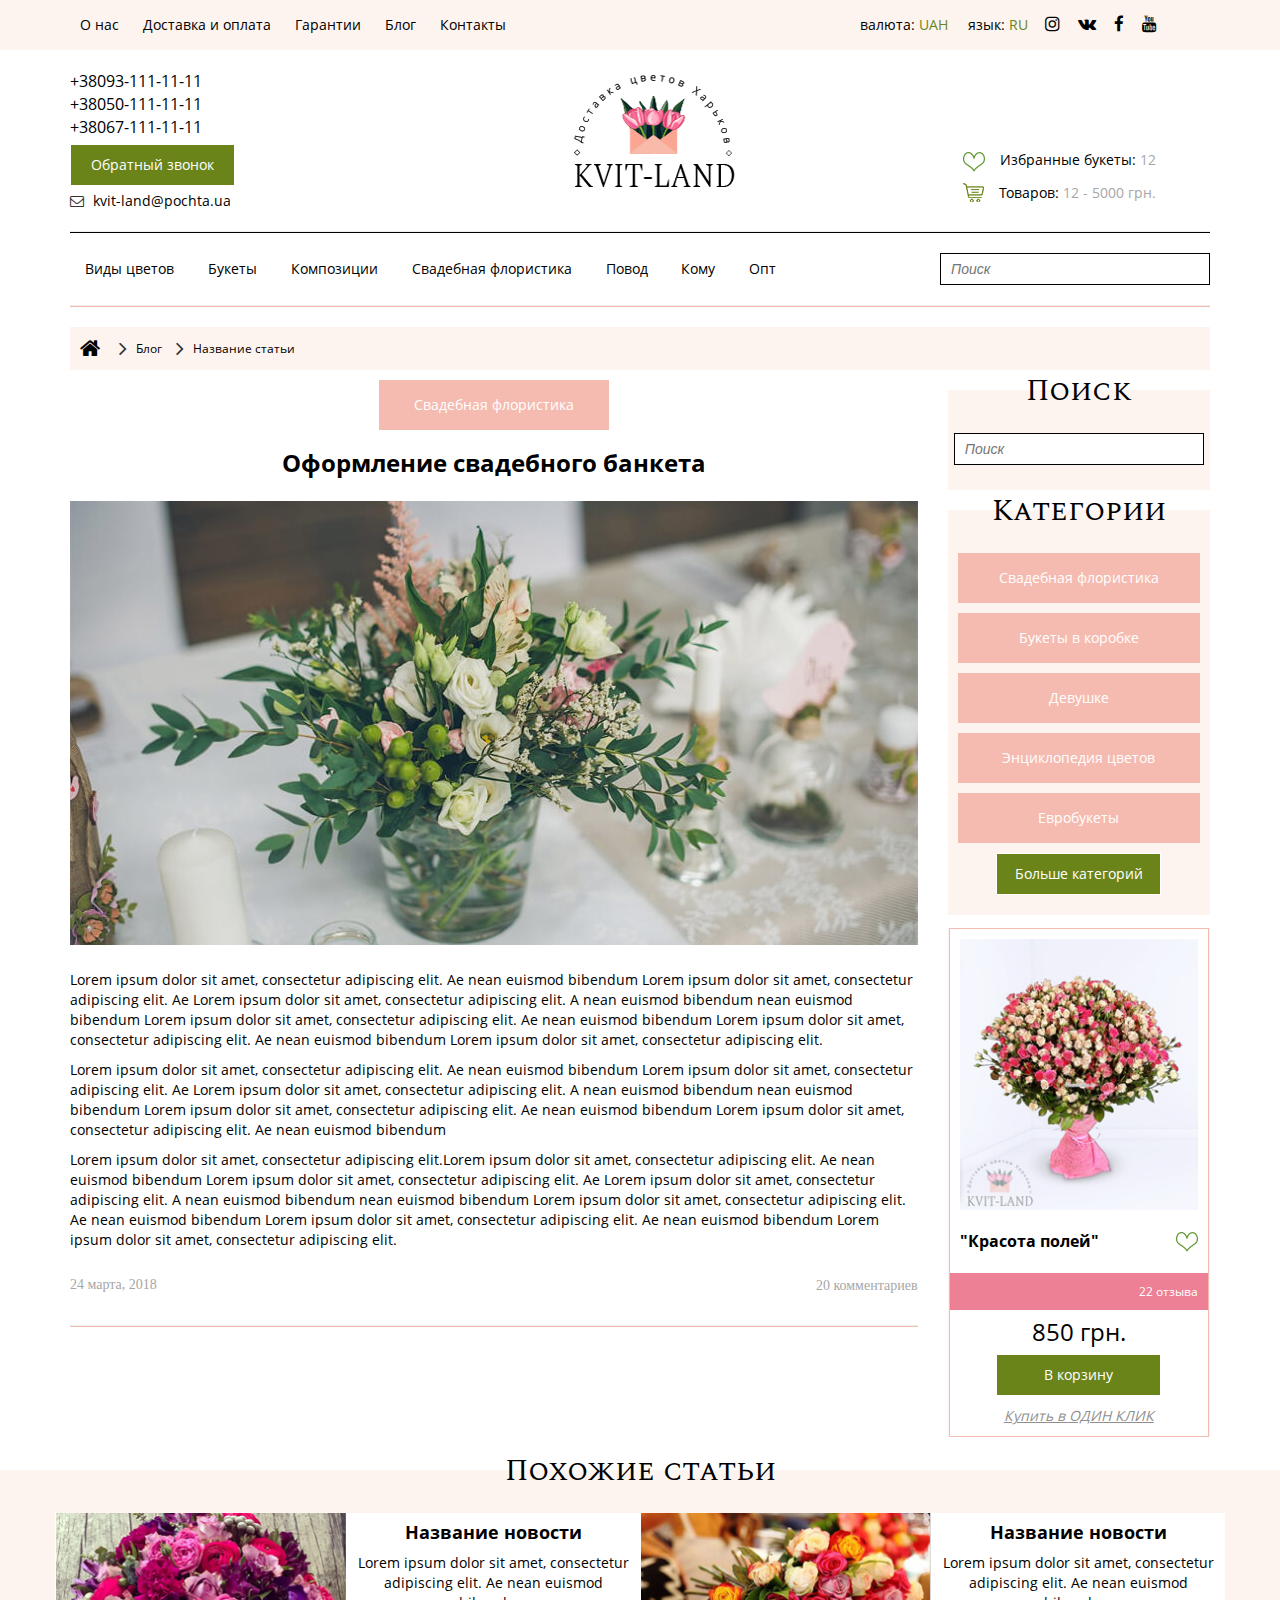
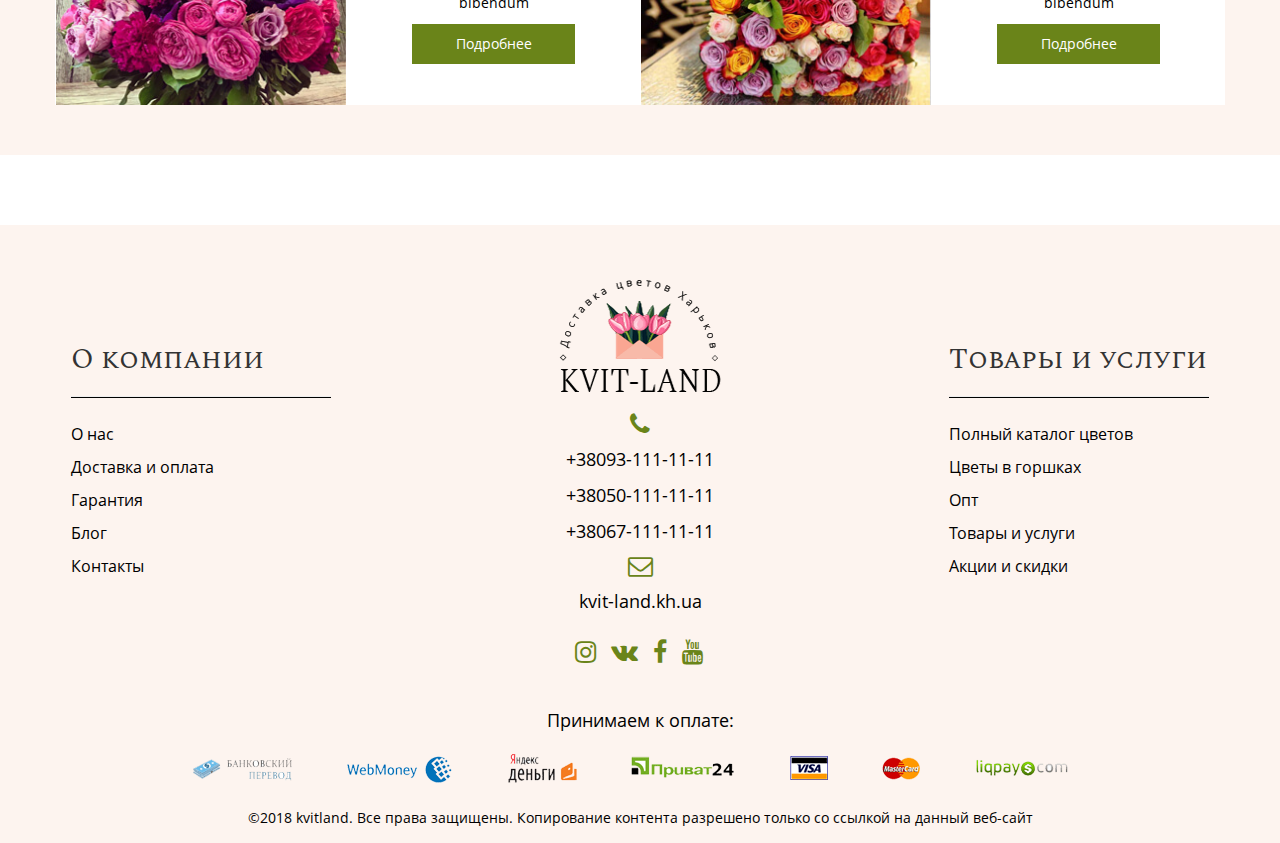
<file: article.html>
<!DOCTYPE html>
<html lang="ru">
<head>
  <meta charset="UTF-8">
  <meta http-equiv="X-UA-Compatible" content="IE=edge">
  <meta name="viewport" content="width=device-width, user-scalable=no, initial-scale=1.0, maximum-scale=1.0, minimum-scale=1.0">
  <title>Kvit-land</title>
  <link href="js/slick/slick.css" rel="stylesheet" type="text/css">
  <link href="js/slick/slick-theme.css" rel="stylesheet" type="text/css">
  <link href="bootstrap/css/bootstrap.css" rel="stylesheet" type="text/css">
  <link href="font-awesome/css/font-awesome.min.css" rel="stylesheet">
  <link href="css/style.css" rel="stylesheet" type="text/css">
  <link href="css/media.css" rel="stylesheet" type="text/css">
<!--[if lt IE 9]>
<script src="https://oss.maxcdn.com/html5shiv/3.7.3/html5shiv.min.js"></script>
<script src="https://oss.maxcdn.com/respond/1.4.2/respond.min.js"></script>
<![endif]-->
</head>
<body>
  <!-- START Header -->
  <header>
    <div class="navTop">
      <div class="container">
        <div class="row">
          <div class="col-lg-5 col-md-6">
            <div class="navTop__left">
              <ul>
                <li><a href="#">О нас</a></li>
                <li><a href="#">Доставка и оплата</a></li>
                <li><a href="#">Гарантии</a></li>
                <li><a href="#">Блог</a></li>
                <li><a href="#">Контакты</a></li>
              </ul>
            </div>
          </div>
          <div class="col-lg-3"></div>
          <div class="col-lg-4 col-md-6">
            <div class="navTop__right">
              <p>валюта: <span>uah</span></p>
              <p>язык: <span>ru</span></p>
              <ul>
                <li><a href="#"><i class="fa fa-instagram" aria-hidden="true"></i></a></li>
                <li><a href="#"><i class="fa fa-vk" aria-hidden="true"></i></a></li>
                <li><a href="#"><i class="fa fa-facebook" aria-hidden="true"></i></a></li>
                <li><a href="#"><i class="fa fa-youtube" aria-hidden="true"></i></a></li>
              </ul>
            </div>
          </div>
        </div>
      </div>
    </div>
    <div class="clearfix"></div>
    <div class="navMiddle">
      <div class="container">
        <div class="row">
          <div class="col-lg-2 col-md-4">
            <div class="navMiddle__phones">
              <a href="tel:+380931111111">+38093-111-11-11</a>
              <a href="tel:+380501111111">+38050-111-11-11</a>
              <a href="tel:+380671111111">+38067-111-11-11</a>
            </div>
            <div class="navMiddle__btn">
              <a href="#">
                <div class="butt">
                  Обратный звонок
                </div>
              </a>
            </div>
            <div class="navMiddle__mail">
              <i class="fa fa-envelope-o" aria-hidden="true"></i>
              <a href="mailto:kvit-land@pochta.ua">kvit-land@pochta.ua</a>
            </div>
          </div>
          <div class="col-lg-3"></div>
          <div class="col-lg-2 col-md-4">
            <div class="navTop__logo">
              <a href="/"><img src="img/logo.png" alt="Kvit-land"></a>
            </div>
          </div>
          <div class="col-lg-2"></div>
          <div class="col-lg-3 col-md-4">
            <div class="navMiddle__trash">
              <img src="img/favorite.png" alt="Favorite - Kvit-land">
              <p>Избранные букеты: <span>12</span></p>
              <div class="clearfix"></div>
              <img src="img/trash.png" alt="Trash - Kvit-land">
              <p>Товаров: <span>12 - 5000 грн.</span></p>
            </div>
          </div>
        </div>
        <hr>
      </div>
    </div>
    <div class="navBottom">
      <div class="container">
        <div class="row">
          <div class="col-lg-8 col-md-8">
            <div class="navBottom__menu">
              <ul>
                <li>Виды цветов</li>
                <li>Букеты</li>
                <li>Композиции</li>
                <li>Свадебная флористика</li>
                <li>Повод</li>
                <li>Кому</li>
                <li>Опт</li>
              </ul>
            </div>
          </div>
          <div class="col-lg-4 col-md-4">
            <div class="navBottom__search">
              <input type="search" placeholder="Поиск">
            </div>
          </div>
        </div>
      </div>
    </div>
    <div class="clearfix"></div>
  </header>
  <!-- END Header -->
  <section class="article">
    <div class="container">
      <hr class="sec">
      <div class="row">
        <div class="col-lg-12">
          <div class="breadcrumbs">
            <a href="/"><i class="fa fa-home" aria-hidden="true"></i></a>
            <i class="fa fa-angle-right" aria-hidden="true"></i>
            <a href="#"><span>Блог</span></a>
            <i class="fa fa-angle-right" aria-hidden="true"></i>
            <a href="#"><span>Название статьи</span></a>
          </div>
        </div>
      </div>
      <div class="row">
        <div class="col-lg-9">
          <div class="blogContent">
            <div class="blogContent__block">
              <a href="#">
                <div class="sidebarCategory__item">
                  <p>Свадебная флористика</p>
                </div>
              </a>
            </div>
            <div class="blogContent__header">
              <h1>Оформление свадебного банкета</h1>
            </div>
            <div class="blogContent__img">
              <img src="img/blog_big.jpg" alt="Blog - Kvit-land">
            </div>
            <div class="blogContent__text">
              <p>Lorem ipsum dolor sit amet, consectetur adipiscing elit. Ae nean euismod bibendum Lorem ipsum dolor sit amet, consectetur adipiscing elit. Ae Lorem ipsum dolor sit amet, consectetur adipiscing elit. A nean euismod bibendum nean euismod bibendum Lorem ipsum dolor sit amet, consectetur adipiscing elit. Ae nean euismod bibendum Lorem ipsum dolor sit amet, consectetur adipiscing elit. Ae nean euismod bibendum Lorem ipsum dolor sit amet, consectetur adipiscing elit.</p>
              <p>Lorem ipsum dolor sit amet, consectetur adipiscing elit. Ae nean euismod bibendum Lorem ipsum dolor sit amet, consectetur adipiscing elit. Ae Lorem ipsum dolor sit amet, consectetur adipiscing elit. A nean euismod bibendum nean euismod bibendum Lorem ipsum dolor sit amet, consectetur adipiscing elit. Ae nean euismod bibendum Lorem ipsum dolor sit amet, consectetur adipiscing elit. Ae nean euismod bibendum</p>
              <p>Lorem ipsum dolor sit amet, consectetur adipiscing elit.Lorem ipsum dolor sit amet, consectetur adipiscing elit. Ae nean euismod bibendum Lorem ipsum dolor sit amet, consectetur adipiscing elit. Ae Lorem ipsum dolor sit amet, consectetur adipiscing elit. A nean euismod bibendum nean euismod bibendum Lorem ipsum dolor sit amet, consectetur adipiscing elit. Ae nean euismod bibendum Lorem ipsum dolor sit amet, consectetur adipiscing elit. Ae nean euismod bibendum Lorem ipsum dolor sit amet, consectetur adipiscing elit.</p>
            </div>
            <div class="blogContent__social">
              <script async src="https://usocial.pro/usocial/usocial.js?v=6.1.4" data-script="usocial" charset="utf-8"></script>
              <div class="uSocial-Share" data-pid="a3f8d36c1b802c7dc033b8fd7dcd0799" data-type="share" data-options="rect,style1,default,absolute,horizontal,size32,eachCounter1,counter0" data-social="fb,gPlus,twi,lin,pinterest,tumblr" data-mobile="vi,wa,sms"></div>
            </div>
            <div class="blogContent__data">
              <p>24 марта, 2018</p>
            </div>
            <div class="blogContent__comments">
              <a href="#">20 комментариев</a>
            </div>
            <div class="clearfix"></div>
            <hr>
          </div>
          <div class="commentsDisqus"></div>
        </div>
        <div class="col-lg-3">
          <div class="sidebarSearch">
            <h2>Поиск</h2>
            <div class="sidebarSearch__input">
              <input type="search" placeholder="Поиск">
            </div>
          </div>
          <div class="sidebarCategory">
            <h2>Категории</h2>
            <a href="#">
              <div class="sidebarCategory__item">
                <p>Свадебная флористика</p>
              </div>
            </a>
            <a href="#">
              <div class="sidebarCategory__item">
                <p>Букеты в коробке</p>
              </div>
            </a>
            <a href="#">
              <div class="sidebarCategory__item">
                <p>Девушке</p>
              </div>
            </a>
            <a href="#">
              <div class="sidebarCategory__item">
                <p>Энциклопедия цветов</p>
              </div>
            </a>
            <a href="#">
              <div class="sidebarCategory__item">
                <p>Евробукеты</p>
              </div>
            </a>
            <a href="#">
              <div class="butt">
                Больше категорий
              </div>
            </a>
          </div>
          <div class="sidebarProduct">
            <div class="popular">
              <div class="popBlock">
                <div class="popBlock__img">
                  <img src="img/flower_photo_1.jpg" alt="Flower - Kvit-land">
                </div>
                <div class="popBlock__name clearfix">
                  <p>"Красота полей"</p>
                  <img src="img/favorite.png" alt="Favorite - Kvit-land">
                </div>
                <div class="popBlock__rev clearfix">
                  <p>22 отзыва</p>
                </div>
                <div class="popBlock__price">
                  <p>850 грн.</p>
                </div>
                <div class="popBlock__btn">
                  <a href="#">
                    <div class="butt">
                      В корзину
                    </div>
                  </a>
                  <br>
                  <a href="#" class="popBlock__btn-oneClick">Купить в <span>один клик</span></a>
                </div>
              </div>
            </div>
          </div>
        </div>
      </div>
    </div>
    <div class="similarArticle">
      <h2>Похожие статьи</h2>
      <div class="container">
        <div class="row">
          <div class="col-lg-6 col-md-6">
            <div class="row row-no-padding">
              <div class="col-lg-6 col-md-6">
                <img src="img/news_2.jpg" alt="News - Kvit-land">
              </div>
              <div class="col-lg-6 col-md-6">
                <div class="newsContent">
                  <h4>Название новости</h4>
                  <p>Lorem ipsum dolor sit amet, consectetur adipiscing elit. Ae nean euismod bibendum</p>
                  <a href="#">
                    <div class="butt">
                      Подробнее
                    </div>
                  </a>
                </div>
              </div>
            </div>
          </div>
          <div class="col-lg-6 col-md-6">
            <div class="row row-no-padding">
              <div class="col-lg-6 col-md-6">
                <img src="img/news_3.jpg" alt="News - Kvit-land">
              </div>
              <div class="col-lg-6 col-md-6">
                <div class="newsContent">
                  <h4>Название новости</h4>
                  <p>Lorem ipsum dolor sit amet, consectetur adipiscing elit. Ae nean euismod bibendum</p>
                  <a href="#">
                    <div class="butt">
                      Подробнее
                    </div>
                  </a>
                </div>
              </div>
            </div>
          </div>
        </div>
      </div>
    </div>
  </section>
  <!-- START Footer -->
  <footer>
    <div class="container">
      <div class="row">
        <div class="col-lg-3 col-md-4 col-sm-4">
          <div class="leftContent">
            <h2>О компании</h2>
            <hr>
            <ul>
              <li><a href="#">О нас</a></li>
              <li><a href="#">Доставка и оплата</a></li>
              <li><a href="#">Гарантия</a></li>
              <li><a href="#">Блог</a></li>
              <li><a href="#">Контакты</a></li>
            </ul>
          </div>
        </div>
        <div class="col-lg-2"></div>
        <div class="col-lg-2 col-md-4 col-sm-4">
          <div class="centerContent">
            <div class="centerContent__logo">
              <a href="/"><img src="img/logo.png" alt="Kvit-land"></a>
            </div>
            <i class="fa fa-phone" aria-hidden="true"></i>
            <a href="tel:+380931111111">+38093-111-11-11</a>
            <a href="tel:+380501111111">+38050-111-11-11</a>
            <a href="tel:+380671111111">+38067-111-11-11</a>
            <i class="fa fa-envelope-o" aria-hidden="true"></i>
            <a href="/">kvit-land.kh.ua</a>
            <div class="centerContent__social">
              <a href="#"><i class="fa fa-instagram" aria-hidden="true"></i></a>
              <a href="#"><i class="fa fa-vk" aria-hidden="true"></i></a>
              <a href="#"><i class="fa fa-facebook" aria-hidden="true"></i></a>
              <a href="#"><i class="fa fa-youtube" aria-hidden="true"></i></a>
            </div>
          </div>
        </div>
        <div class="col-lg-2"></div>
        <div class="col-lg-3 col-md-4 col-sm-4">
          <div class="rightContent">
            <h2>Товары и услуги</h2>
            <hr>
            <ul>
              <li><a href="#">Полный каталог цветов</a></li>
              <li><a href="#">Цветы в горшках</a></li>
              <li><a href="#">Опт</a></li>
              <li><a href="#">Товары и услуги</a></li>
              <li><a href="#">Акции и скидки</a></li>
            </ul>
          </div>
        </div>
      </div>
      <div class="row">
        <div class="pay">
          <div class="col-lg-1"></div>
          <div class="col-lg-10 col-md-12">
            <p>Принимаем к оплате:</p>
            <img src="img/pay_1.png" alt="Pay - Kvit-land">
            <img src="img/pay_2.png" alt="Pay - Kvit-land">
            <img src="img/pay_3.png" alt="Pay - Kvit-land">
            <img src="img/pay_4.png" alt="Pay - Kvit-land">
            <img src="img/pay_5.png" alt="Pay - Kvit-land">
            <img src="img/pay_6.png" alt="Pay - Kvit-land">
            <img src="img/pay_7.png" alt="Pay - Kvit-land">
          </div>
          <div class="col-lg-1"></div>
          <hr>
        </div>
      </div>
      <div class="row">
        <div class="copy">
          <p>&copy;2018 kvitland. Все права защищены. Копирование контента разрешено только со ссылкой на данный веб-сайт</p>
        </div>
      </div>
    </div>
  </footer>
  <!-- END Footer -->
  <script type="text/javascript" src="https://ajax.googleapis.com/ajax/libs/jquery/1.12.4/jquery.min.js"></script>
  <script type="text/javascript" src="js/slick/slick.min.js"></script>
  <script type="text/javascript" src="js/head_slider.js"></script>
  <script type="text/javascript" src="js/rev_slider.js"></script>
</body>
</html>
</file>
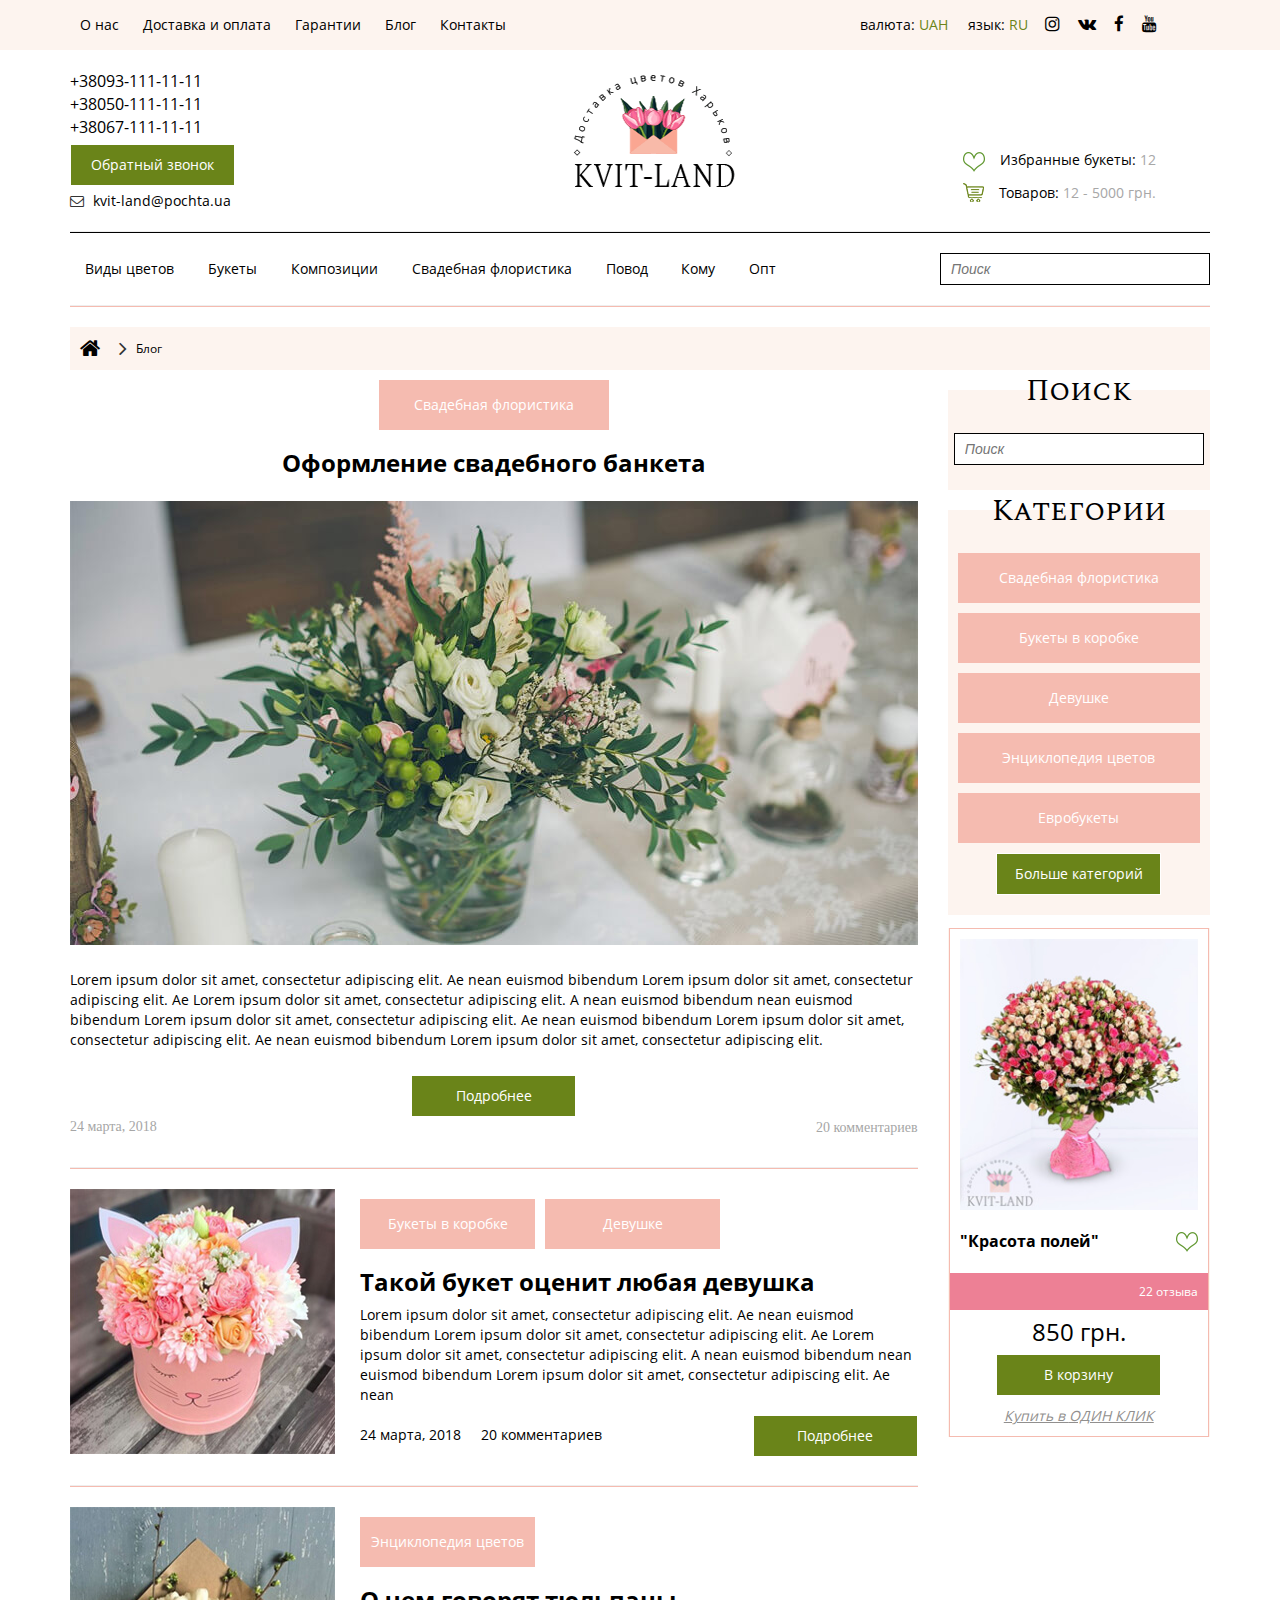
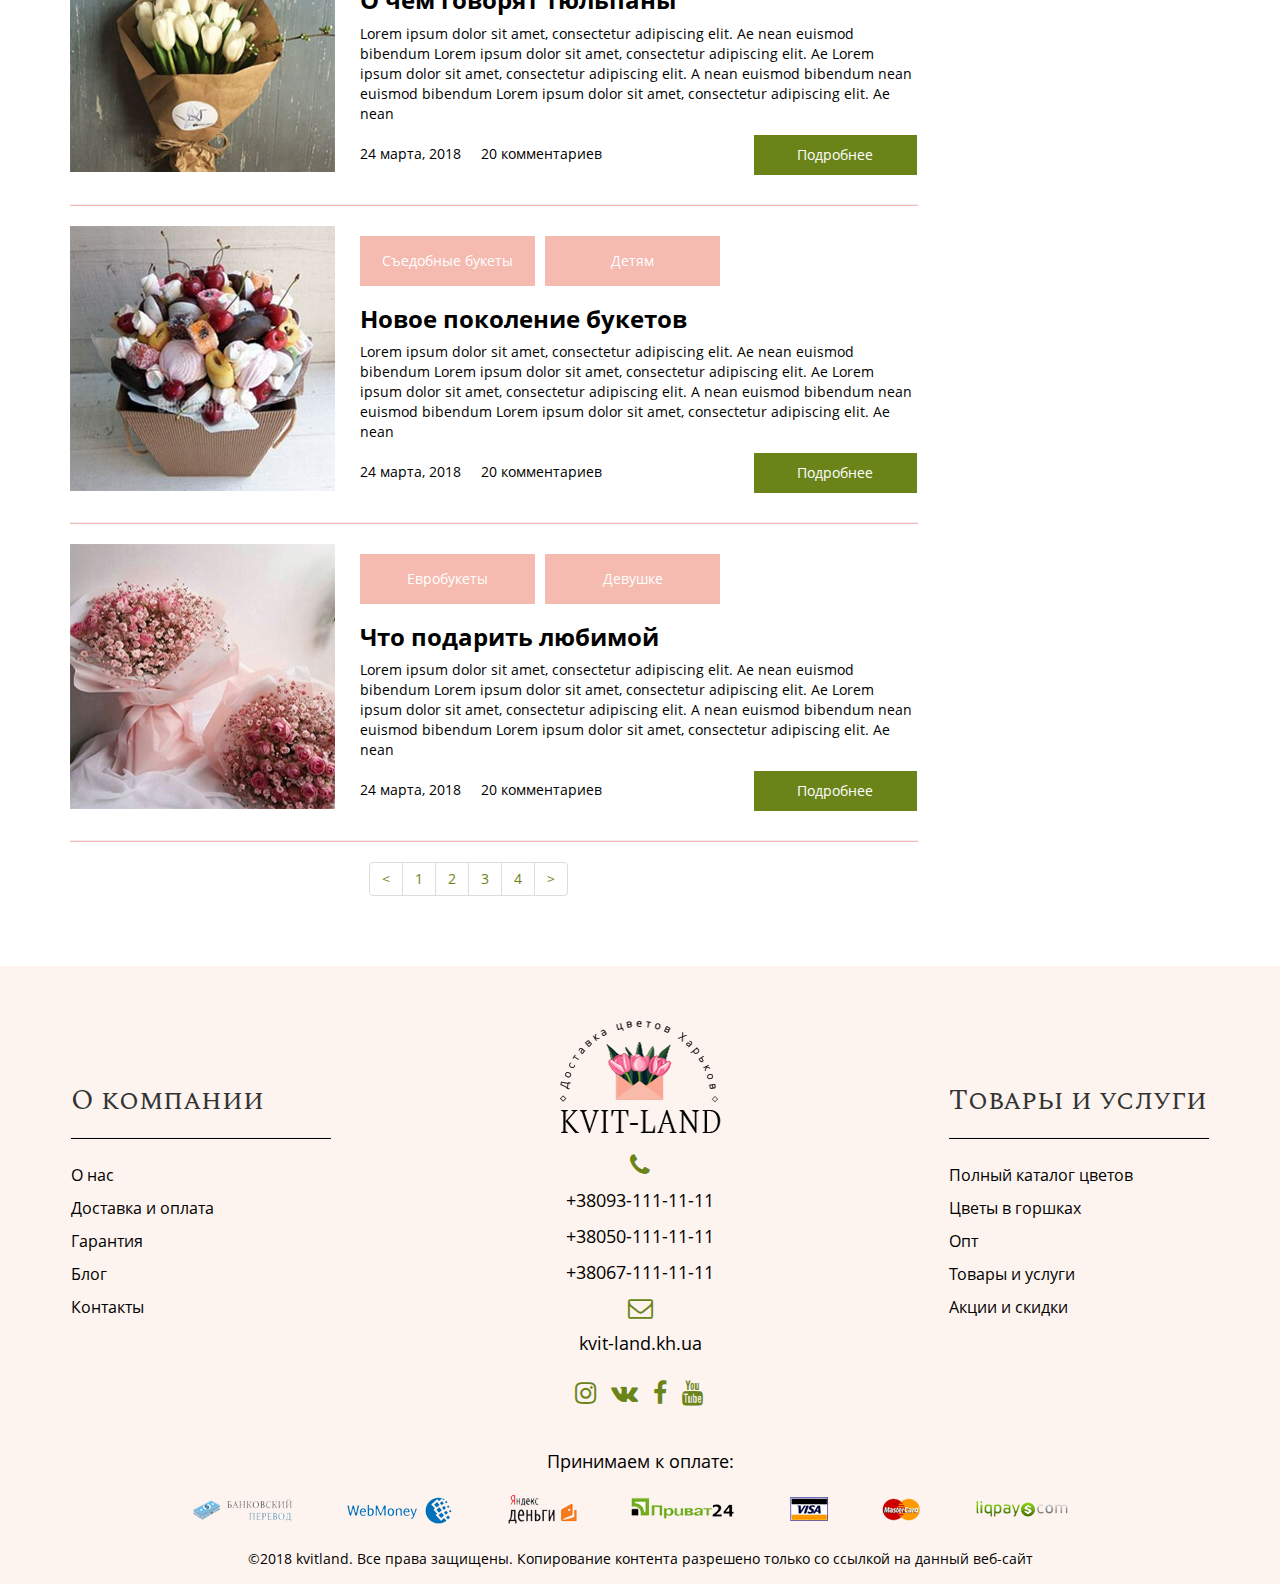
<file: blog.html>
<!DOCTYPE html>
<html lang="ru">
	<head>
		<meta charset="UTF-8">
		<meta http-equiv="X-UA-Compatible" content="IE=edge">
		<meta name="viewport" content="width=device-width, user-scalable=no, initial-scale=1.0, maximum-scale=1.0, minimum-scale=1.0">
		<title>Kvit-land</title>
		<link href="js/slick/slick.css" rel="stylesheet" type="text/css">
		<link href="js/slick/slick-theme.css" rel="stylesheet" type="text/css">
		<link href="bootstrap/css/bootstrap.css" rel="stylesheet" type="text/css">
		<link href="font-awesome/css/font-awesome.min.css" rel="stylesheet">
		<link href="css/style.css" rel="stylesheet" type="text/css">
		<link href="css/media.css" rel="stylesheet" type="text/css">
		<!--[if lt IE 9]>
		<script src="https://oss.maxcdn.com/html5shiv/3.7.3/html5shiv.min.js"></script>
		<script src="https://oss.maxcdn.com/respond/1.4.2/respond.min.js"></script>
		<![endif]-->
	</head>
	<body>
	  <!-- START Header -->
	  <header>
		<div class="navTop">
		  <div class="container">
			<div class="row">
			  <div class="col-lg-5 col-md-6">
				<div class="navTop__left">
				  <ul>
					<li><a href="#">О нас</a></li>
					<li><a href="#">Доставка и оплата</a></li>
					<li><a href="#">Гарантии</a></li>
					<li><a href="#">Блог</a></li>
					<li><a href="#">Контакты</a></li>
				  </ul>
				</div>
			  </div>
			  <div class="col-lg-3"></div>
			  <div class="col-lg-4 col-md-6">
				<div class="navTop__right">
				  <p>валюта: <span>uah</span></p>
				  <p>язык: <span>ru</span></p>
				  <ul>
					<li><a href="#"><i class="fa fa-instagram" aria-hidden="true"></i></a></li>
					<li><a href="#"><i class="fa fa-vk" aria-hidden="true"></i></a></li>
					<li><a href="#"><i class="fa fa-facebook" aria-hidden="true"></i></a></li>
					<li><a href="#"><i class="fa fa-youtube" aria-hidden="true"></i></a></li>
				  </ul>
				</div>
			  </div>
			</div>
		  </div>
		</div>
		<div class="clearfix"></div>
		<div class="navMiddle">
		  <div class="container">
			<div class="row">
			  <div class="col-lg-2 col-md-4">
				<div class="navMiddle__phones">
				  <a href="tel:+380931111111">+38093-111-11-11</a>
				  <a href="tel:+380501111111">+38050-111-11-11</a>
				  <a href="tel:+380671111111">+38067-111-11-11</a>
				</div>
				<div class="navMiddle__btn">
				  <a href="#">
					<div class="butt">
					  Обратный звонок
					</div>
				  </a>
				</div>
				<div class="navMiddle__mail">
				  <i class="fa fa-envelope-o" aria-hidden="true"></i>
				  <a href="mailto:kvit-land@pochta.ua">kvit-land@pochta.ua</a>
				</div>
			  </div>
			  <div class="col-lg-3"></div>
			  <div class="col-lg-2 col-md-4">
				<div class="navTop__logo">
				  <a href="/"><img src="img/logo.png" alt="Kvit-land"></a>
				</div>
			  </div>
			  <div class="col-lg-2"></div>
			  <div class="col-lg-3 col-md-4">
				<div class="navMiddle__trash">
				  <img src="img/favorite.png" alt="Favorite - Kvit-land">
				  <p>Избранные букеты: <span>12</span></p>
				  <div class="clearfix"></div>
				  <img src="img/trash.png" alt="Trash - Kvit-land">
				  <p>Товаров: <span>12 - 5000 грн.</span></p>
				</div>
			  </div>
			</div>
			<hr>
		  </div>
		</div>
		<div class="navBottom">
		  <div class="container">
			<div class="row">
			  <div class="col-lg-8 col-md-8">
				<div class="navBottom__menu">
				  <ul>
					<li>Виды цветов</li>
					<li>Букеты</li>
					<li>Композиции</li>
					<li>Свадебная флористика</li>
					<li>Повод</li>
					<li>Кому</li>
					<li>Опт</li>
				  </ul>
				</div>
			  </div>
			  <div class="col-lg-4 col-md-4">
				<div class="navBottom__search">
				  <input type="search" placeholder="Поиск">
				</div>
			  </div>
			</div>
		  </div>
		</div>
		<div class="clearfix"></div>
	  </header>
	  <!-- END Header -->
	  <section class="blog">
		<div class="container">
		  <hr class="sec">
		  <div class="row">
			<div class="col-lg-12">
			  <div class="breadcrumbs">
				<a href="/"><i class="fa fa-home" aria-hidden="true"></i></a>
				<i class="fa fa-angle-right" aria-hidden="true"></i>
				<a href="#"><span>Блог</span></a>
			  </div>
			</div>
		  </div>
		  <div class="row">
			<div class="col-lg-9">
			  <div class="blogContent">
				<div class="blogContent__block">
				  <a href="#">
					<div class="sidebarCategory__item">
					  <p>Свадебная флористика</p>
					</div>
				  </a>
				</div>
				<div class="blogContent__header">
				  <h1>Оформление свадебного банкета</h1>
				</div>
				<div class="blogContent__img">
				  <img src="img/blog_big.jpg" alt="Blog - Kvit-land">
				</div>
				<div class="blogContent__text">
				  <p>Lorem ipsum dolor sit amet, consectetur adipiscing elit. Ae nean euismod bibendum Lorem ipsum dolor sit amet, consectetur adipiscing elit. Ae Lorem ipsum dolor sit amet, consectetur adipiscing elit. A nean euismod bibendum nean euismod bibendum Lorem ipsum dolor sit amet, consectetur adipiscing elit. Ae nean euismod bibendum Lorem ipsum dolor sit amet, consectetur adipiscing elit. Ae nean euismod bibendum Lorem ipsum dolor sit amet, consectetur adipiscing elit.</p>
				</div>
				<div class="blogContent__butt">
				  <a href="#">
					<div class="butt">
					  Подробнее
					</div>
				  </a>
				</div>
				<div class="blogContent__data">
				  <p>24 марта, 2018</p>
				</div>
				<div class="blogContent__comments">
				  <a href="#">20 комментариев</a>
				</div>
				<div class="clearfix"></div>
				<hr>
			  </div>
			  <div class="blogContentPrev">
				<div class="blogContentPrev__img">
				  <img src="img/blog_prev_1.jpg" alt="Blog - Kvit-land">
				</div>
				<div class="blogContentPrev__marker">
				  <a href="#">
					<div class="sidebarCategory__item">
					  <p>Букеты в коробке</p>
					</div>
				  </a>
				  <a href="#">
					<div class="sidebarCategory__item">
					  <p>Девушке</p>
					</div>
				  </a>
				</div>
				<br>
				<br>
				<br>
				<div class="blogContentPrev__header">
				  <h3>Такой букет оценит любая девушка</h3>
				</div>
				<div class="blogContentPrev__text">
				  <p>Lorem ipsum dolor sit amet, consectetur adipiscing elit. Ae nean euismod bibendum Lorem ipsum dolor sit amet, consectetur adipiscing elit. Ae Lorem ipsum dolor sit amet, consectetur adipiscing elit. A nean euismod bibendum nean euismod bibendum Lorem ipsum dolor sit amet, consectetur adipiscing elit. Ae nean</p>
				</div>
				<div class="blogContentPrev__data">
				  <p>24 марта, 2018</p>
				</div>
				<div class="blogContentPrev__comments">
				  <a href="#">20 комментариев</a>
				</div>
				<div class="blogContentPrev__butt">
				  <a href="#">
					<div class="butt">
					  Подробнее
					</div>
				  </a>
				</div>
				<div class="clearfix"></div>
				<hr>
			  </div>
			  <div class="blogContentPrev">
				<div class="blogContentPrev__img">
				  <img src="img/blog_prev_2.jpg" alt="Blog - Kvit-land">
				</div>
				<div class="blogContentPrev__marker">
				  <a href="#">
					<div class="sidebarCategory__item">
					  <p>Энциклопедия цветов</p>
					</div>
				  </a>
				</div>
				<br>
				<br>
				<br>
				<div class="blogContentPrev__header">
				  <h3>О чем говорят тюльпаны</h3>
				</div>
				<div class="blogContentPrev__text">
				  <p>Lorem ipsum dolor sit amet, consectetur adipiscing elit. Ae nean euismod bibendum Lorem ipsum dolor sit amet, consectetur adipiscing elit. Ae Lorem ipsum dolor sit amet, consectetur adipiscing elit. A nean euismod bibendum nean euismod bibendum Lorem ipsum dolor sit amet, consectetur adipiscing elit. Ae nean</p>
				</div>
				<div class="blogContentPrev__data">
				  <p>24 марта, 2018</p>
				</div>
				<div class="blogContentPrev__comments">
				  <a href="#">20 комментариев</a>
				</div>
				<div class="blogContentPrev__butt">
				  <a href="#">
					<div class="butt">
					  Подробнее
					</div>
				  </a>
				</div>
				<div class="clearfix"></div>
				<hr>
			  </div>
			  <div class="blogContentPrev">
				<div class="blogContentPrev__img">
				  <img src="img/blog_prev_3.jpg" alt="Blog - Kvit-land">
				</div>
				<div class="blogContentPrev__marker">
				  <a href="#">
					<div class="sidebarCategory__item">
					  <p>Съедобные букеты</p>
					</div>
				  </a>
				  <a href="#">
					<div class="sidebarCategory__item">
					  <p>Детям</p>
					</div>
				  </a>
				</div>
				<br>
				<br>
				<br>
				<div class="blogContentPrev__header">
				  <h3>Новое поколение букетов</h3>
				</div>
				<div class="blogContentPrev__text">
				  <p>Lorem ipsum dolor sit amet, consectetur adipiscing elit. Ae nean euismod bibendum Lorem ipsum dolor sit amet, consectetur adipiscing elit. Ae Lorem ipsum dolor sit amet, consectetur adipiscing elit. A nean euismod bibendum nean euismod bibendum Lorem ipsum dolor sit amet, consectetur adipiscing elit. Ae nean</p>
				</div>
				<div class="blogContentPrev__data">
				  <p>24 марта, 2018</p>
				</div>
				<div class="blogContentPrev__comments">
				  <a href="#">20 комментариев</a>
				</div>
				<div class="blogContentPrev__butt">
				  <a href="#">
					<div class="butt">
					  Подробнее
					</div>
				  </a>
				</div>
				<div class="clearfix"></div>
				<hr>
			  </div>
			  <div class="blogContentPrev">
				<div class="blogContentPrev__img">
				  <img src="img/blog_prev_4.jpg" alt="Blog - Kvit-land">
				</div>
				<div class="blogContentPrev__marker">
				  <a href="#">
					<div class="sidebarCategory__item">
					  <p>Евробукеты</p>
					</div>
				  </a>
				  <a href="#">
					<div class="sidebarCategory__item">
					  <p>Девушке</p>
					</div>
				  </a>
				</div>
				<br>
				<br>
				<br>
				<div class="blogContentPrev__header">
				  <h3>Что подарить любимой</h3>
				</div>
				<div class="blogContentPrev__text">
				  <p>Lorem ipsum dolor sit amet, consectetur adipiscing elit. Ae nean euismod bibendum Lorem ipsum dolor sit amet, consectetur adipiscing elit. Ae Lorem ipsum dolor sit amet, consectetur adipiscing elit. A nean euismod bibendum nean euismod bibendum Lorem ipsum dolor sit amet, consectetur adipiscing elit. Ae nean</p>
				</div>
				<div class="blogContentPrev__data">
				  <p>24 марта, 2018</p>
				</div>
				<div class="blogContentPrev__comments">
				  <a href="#">20 комментариев</a>
				</div>
				<div class="blogContentPrev__butt">
				  <a href="#">
					<div class="butt">
					  Подробнее
					</div>
				  </a>
				</div>
				<div class="clearfix"></div>
				<hr>
			  </div>
			  <ul class="pagination">
				<li><a href="#"><</a></li>
				<li><a href="#">1</a></li>
				<li><a href="#">2</a></li>
				<li><a href="#">3</a></li>
				<li><a href="#">4</a></li>
				<li><a href="#">></a></li>
			  </ul>
			</div>
			<div class="col-lg-3">
			  <div class="sidebarSearch">
				<h2>Поиск</h2>
				<div class="sidebarSearch__input">
				  <input type="search" placeholder="Поиск">
				</div>
			  </div>
			  <div class="sidebarCategory">
				<h2>Категории</h2>
				<a href="#">
				  <div class="sidebarCategory__item">
					<p>Свадебная флористика</p>
				  </div>
				</a>
				<a href="#">
				  <div class="sidebarCategory__item">
					<p>Букеты в коробке</p>
				  </div>
				</a>
				<a href="#">
				  <div class="sidebarCategory__item">
					<p>Девушке</p>
				  </div>
				</a>
				<a href="#">
				  <div class="sidebarCategory__item">
					<p>Энциклопедия цветов</p>
				  </div>
				</a>
				<a href="#">
				  <div class="sidebarCategory__item">
					<p>Евробукеты</p>
				  </div>
				</a>
				<a href="#">
				  <div class="butt">
					Больше категорий
				  </div>
				</a>
			  </div>
			  <div class="sidebarProduct">
				<div class="popular">
				  <div class="popBlock">
					<div class="popBlock__img">
					  <img src="img/flower_photo_1.jpg" alt="Flower - Kvit-land">
					</div>
					<div class="popBlock__name clearfix">
					  <p>"Красота полей"</p>
					  <img src="img/favorite.png" alt="Favorite - Kvit-land">
					</div>
					<div class="popBlock__rev clearfix">
					  <p>22 отзыва</p>
					</div>
					<div class="popBlock__price">
					  <p>850 грн.</p>
					</div>
					<div class="popBlock__btn">
					  <a href="#">
						<div class="butt">
						  В корзину
						</div>
					  </a>
					  <br>
					  <a href="#" class="popBlock__btn-oneClick">Купить в <span>один клик</span></a>
					</div>
				  </div>
				</div>
			  </div>
			</div>
		  </div>
		</div>
	  </section>
	  <!-- START Footer -->
	  <footer>
		<div class="container">
		  <div class="row">
			<div class="col-lg-3 col-md-4 col-sm-4">
			  <div class="leftContent">
				<h2>О компании</h2>
				<hr>
				<ul>
				  <li><a href="#">О нас</a></li>
				  <li><a href="#">Доставка и оплата</a></li>
				  <li><a href="#">Гарантия</a></li>
				  <li><a href="#">Блог</a></li>
				  <li><a href="#">Контакты</a></li>
				</ul>
			  </div>
			</div>
			<div class="col-lg-2"></div>
			<div class="col-lg-2 col-md-4 col-sm-4">
			  <div class="centerContent">
				<div class="centerContent__logo">
				  <a href="/"><img src="img/logo.png" alt="Kvit-land"></a>
				</div>
				<i class="fa fa-phone" aria-hidden="true"></i>
				<a href="tel:+380931111111">+38093-111-11-11</a>
				<a href="tel:+380501111111">+38050-111-11-11</a>
				<a href="tel:+380671111111">+38067-111-11-11</a>
				<i class="fa fa-envelope-o" aria-hidden="true"></i>
				<a href="/">kvit-land.kh.ua</a>
				<div class="centerContent__social">
				  <a href="#"><i class="fa fa-instagram" aria-hidden="true"></i></a>
				  <a href="#"><i class="fa fa-vk" aria-hidden="true"></i></a>
				  <a href="#"><i class="fa fa-facebook" aria-hidden="true"></i></a>
				  <a href="#"><i class="fa fa-youtube" aria-hidden="true"></i></a>
				</div>
			  </div>
			</div>
			<div class="col-lg-2"></div>
			<div class="col-lg-3 col-md-4 col-sm-4">
			  <div class="rightContent">
				<h2>Товары и услуги</h2>
				<hr>
				<ul>
				  <li><a href="#">Полный каталог цветов</a></li>
				  <li><a href="#">Цветы в горшках</a></li>
				  <li><a href="#">Опт</a></li>
				  <li><a href="#">Товары и услуги</a></li>
				  <li><a href="#">Акции и скидки</a></li>
				</ul>
			  </div>
			</div>
		  </div>
		  <div class="row">
			<div class="pay">
			  <div class="col-lg-1"></div>
			  <div class="col-lg-10 col-md-12">
				<p>Принимаем к оплате:</p>
				<img src="img/pay_1.png" alt="Pay - Kvit-land">
				<img src="img/pay_2.png" alt="Pay - Kvit-land">
				<img src="img/pay_3.png" alt="Pay - Kvit-land">
				<img src="img/pay_4.png" alt="Pay - Kvit-land">
				<img src="img/pay_5.png" alt="Pay - Kvit-land">
				<img src="img/pay_6.png" alt="Pay - Kvit-land">
				<img src="img/pay_7.png" alt="Pay - Kvit-land">
			  </div>
			  <div class="col-lg-1"></div>
			  <hr>
			</div>
		  </div>
		  <div class="row">
			<div class="copy">
			  <p>&copy;2018 kvitland. Все права защищены. Копирование контента разрешено только со ссылкой на данный веб-сайт</p>
			</div>
		  </div>
		</div>
	  </footer>
	  <!-- END Footer -->
	  <script type="text/javascript" src="https://ajax.googleapis.com/ajax/libs/jquery/1.12.4/jquery.min.js"></script>
	  <script type="text/javascript" src="js/slick/slick.min.js"></script>
	  <script type="text/javascript" src="js/head_slider.js"></script>
	  <script type="text/javascript" src="js/rev_slider.js"></script>
	</body>
</html>
</file>
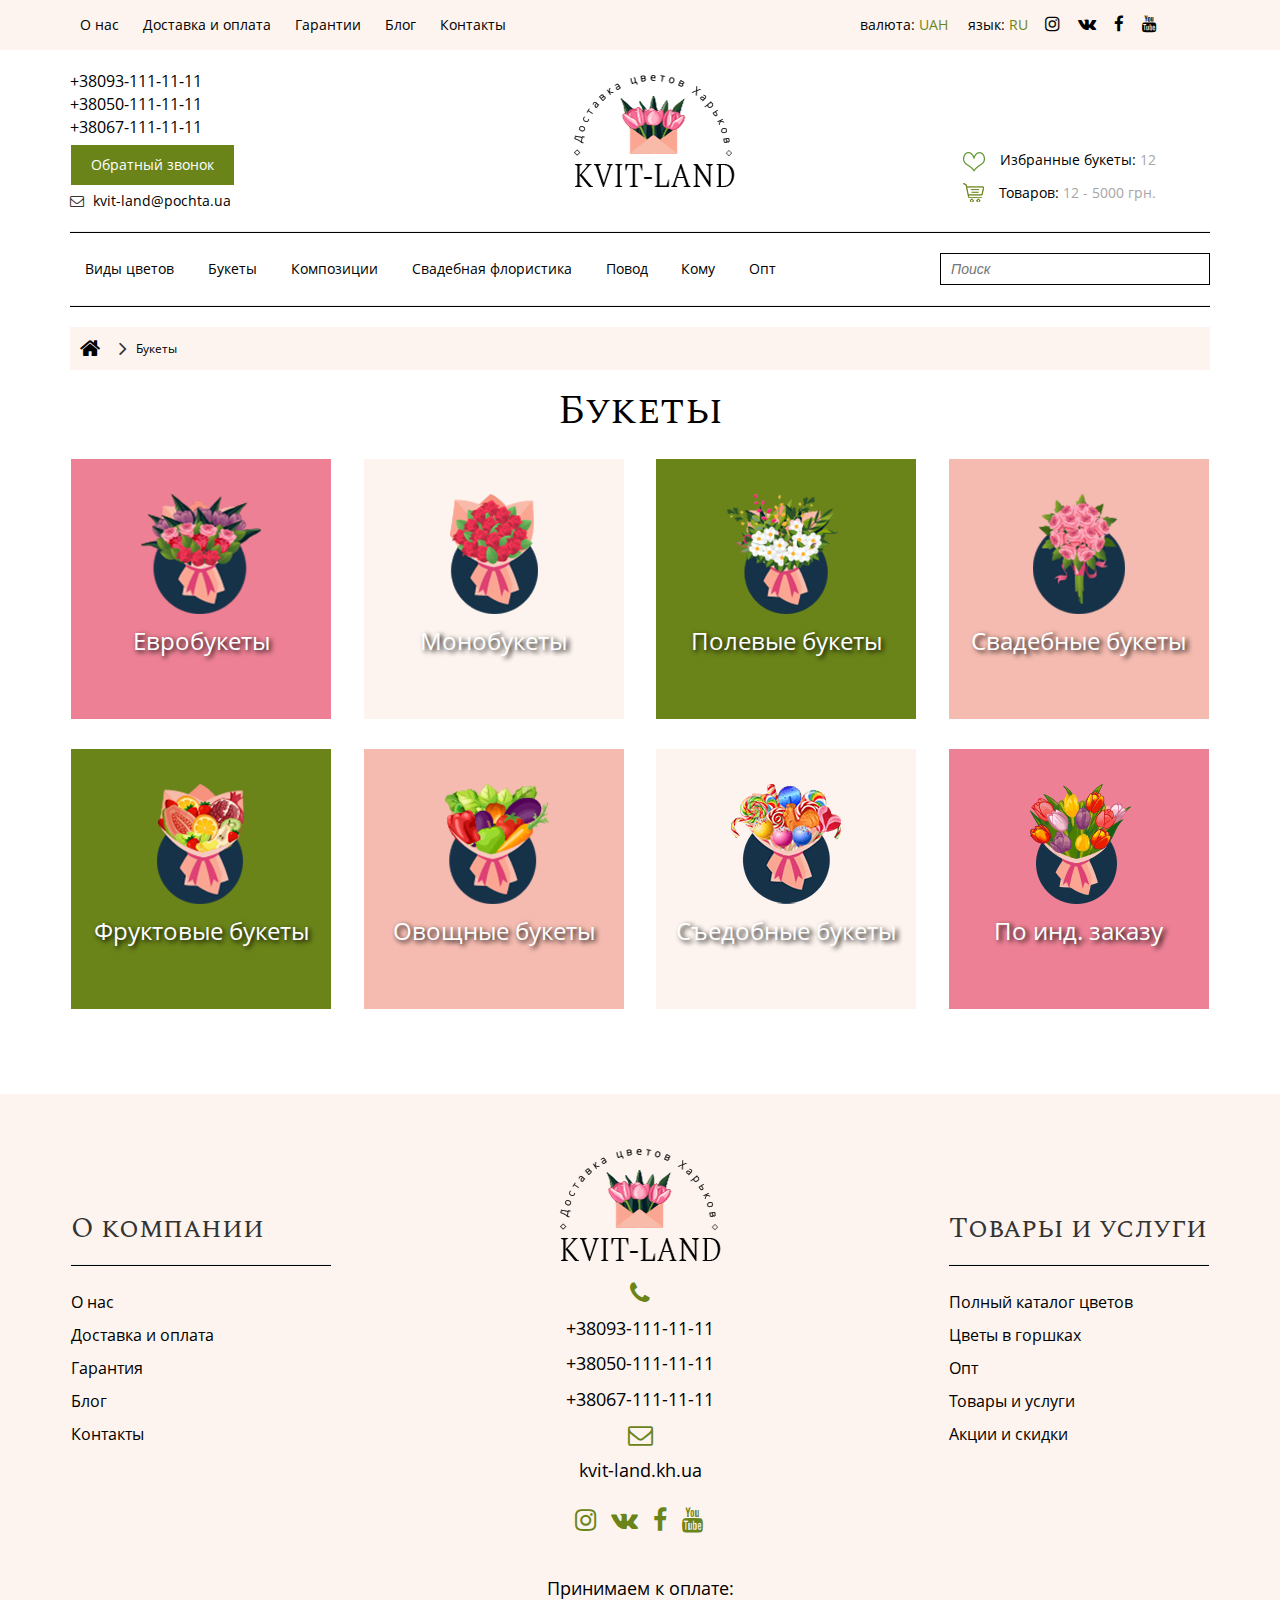
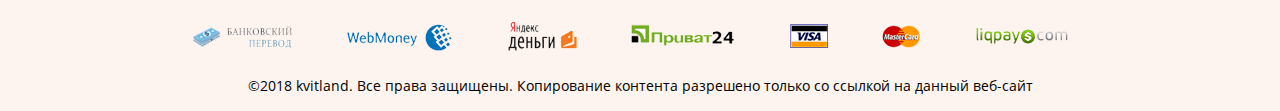
<file: bouquet.html>
<!DOCTYPE html>
<html lang="ru">
<head>
  <meta charset="UTF-8">
  <meta http-equiv="X-UA-Compatible" content="IE=edge">
  <meta name="viewport" content="width=device-width, user-scalable=no, initial-scale=1.0, maximum-scale=1.0, minimum-scale=1.0">
  <title>Kvit-land</title>
  <link href="js/slick/slick.css" rel="stylesheet" type="text/css">
  <link href="js/slick/slick-theme.css" rel="stylesheet" type="text/css">
  <link href="bootstrap/css/bootstrap.css" rel="stylesheet" type="text/css">
  <link href="font-awesome/css/font-awesome.min.css" rel="stylesheet">
  <link href="css/style.css" rel="stylesheet" type="text/css">
  <link href="css/media.css" rel="stylesheet" type="text/css">
<!--[if lt IE 9]>
<script src="https://oss.maxcdn.com/html5shiv/3.7.3/html5shiv.min.js"></script>
<script src="https://oss.maxcdn.com/respond/1.4.2/respond.min.js"></script>
<![endif]-->
</head>
<body>
  <!-- START Header -->
  <header>
    <div class="navTop">
      <div class="container">
        <div class="row">
          <div class="col-lg-5 col-md-6">
            <div class="navTop__left">
              <ul>
                <li><a href="#">О нас</a></li>
                <li><a href="#">Доставка и оплата</a></li>
                <li><a href="#">Гарантии</a></li>
                <li><a href="#">Блог</a></li>
                <li><a href="#">Контакты</a></li>
              </ul>
            </div>
          </div>
          <div class="col-lg-3"></div>
          <div class="col-lg-4 col-md-6">
            <div class="navTop__right">
              <p>валюта: <span>uah</span></p>
              <p>язык: <span>ru</span></p>
              <ul>
                <li><a href="#"><i class="fa fa-instagram" aria-hidden="true"></i></a></li>
                <li><a href="#"><i class="fa fa-vk" aria-hidden="true"></i></a></li>
                <li><a href="#"><i class="fa fa-facebook" aria-hidden="true"></i></a></li>
                <li><a href="#"><i class="fa fa-youtube" aria-hidden="true"></i></a></li>
              </ul>
            </div>
          </div>
        </div>
      </div>
    </div>
    <div class="clearfix"></div>
    <div class="navMiddle">
      <div class="container">
        <div class="row">
          <div class="col-lg-2 col-md-4">
            <div class="navMiddle__phones">
              <a href="tel:+380931111111">+38093-111-11-11</a>
              <a href="tel:+380501111111">+38050-111-11-11</a>
              <a href="tel:+380671111111">+38067-111-11-11</a>
            </div>
            <div class="navMiddle__btn">
              <a href="#">
                <div class="butt">
                  Обратный звонок
                </div>
              </a>
            </div>
            <div class="navMiddle__mail">
              <i class="fa fa-envelope-o" aria-hidden="true"></i>
              <a href="mailto:kvit-land@pochta.ua">kvit-land@pochta.ua</a>
            </div>
          </div>
          <div class="col-lg-3"></div>
          <div class="col-lg-2 col-md-4">
            <div class="navTop__logo">
              <a href="/"><img src="img/logo.png" alt="Kvit-land"></a>
            </div>
          </div>
          <div class="col-lg-2"></div>
          <div class="col-lg-3 col-md-4">
            <div class="navMiddle__trash">
              <img src="img/favorite.png" alt="Favorite - Kvit-land">
              <p>Избранные букеты: <span>12</span></p>
              <div class="clearfix"></div>
              <img src="img/trash.png" alt="Trash - Kvit-land">
              <p>Товаров: <span>12 - 5000 грн.</span></p>
            </div>
          </div>
        </div>
        <hr>
      </div>
    </div>
    <div class="navBottom">
      <div class="container">
        <div class="row">
          <div class="col-lg-8 col-md-8">
            <div class="navBottom__menu">
              <ul>
                <li>Виды цветов</li>
                <li>Букеты</li>
                <li>Композиции</li>
                <li>Свадебная флористика</li>
                <li>Повод</li>
                <li>Кому</li>
                <li>Опт</li>
              </ul>
            </div>
          </div>
          <div class="col-lg-4 col-md-4">
            <div class="navBottom__search">
              <input type="search" placeholder="Поиск">
            </div>
          </div>
        </div>
      </div>
    </div>
    <div class="clearfix"></div>
  </header>
  <!-- END Header -->
  <section class="bouquet">
    <div class="container">
      <hr class="sec">
      <div class="row">
        <div class="col-lg-12">
          <div class="breadcrumbs">
            <a href="/"><i class="fa fa-home" aria-hidden="true"></i></a>
            <i class="fa fa-angle-right" aria-hidden="true"></i>
            <a href="#"><span>Букеты</span></a>
          </div>
        </div>
      </div>
      <div class="row">
        <h1>Букеты</h1>
        <div class="col-lg-3 col-md-3 col-sm-6">
          <a href="#">
            <div class="bouquetBlock bb1">
              <div class="bouquetBlock__img">
                <img src="img/buk_evro.png" alt="Bouquet - Kvit-land">
              </div>
              <div class="bouquetBlock__desc">
                <p>Евробукеты</p>
              </div>
            </div>
          </a>
        </div>
        <div class="col-lg-3 col-md-3 col-sm-6">
          <a href="#">
            <div class="bouquetBlock bb2">
              <div class="bouquetBlock__img">
                <img src="img/buk_mono.png" alt="Bouquet - Kvit-land">
              </div>
              <div class="bouquetBlock__desc">
                <p>Монобукеты</p>
              </div>
            </div>
          </a>
        </div>
        <div class="col-lg-3 col-md-3 col-sm-6">
          <a href="#">
            <div class="bouquetBlock bb3">
              <div class="bouquetBlock__img">
                <img src="img/buk_polevie.png" alt="Bouquet - Kvit-land">
              </div>
              <div class="bouquetBlock__desc">
                <p>Полевые букеты</p>
              </div>
            </div>
          </a>
        </div>
        <div class="col-lg-3 col-md-3 col-sm-6">
          <a href="#">
            <div class="bouquetBlock bb4">
              <div class="bouquetBlock__img">
                <img src="img/buk_svadibnie.png" alt="Bouquet - Kvit-land">
              </div>
              <div class="bouquetBlock__desc">
                <p>Свадебные букеты</p>
              </div>
            </div>
          </a>
        </div>
      </div>
      <div class="row">
        <div class="col-lg-3 col-md-3 col-sm-6">
          <a href="#">
            <div class="bouquetBlock bb5">
              <div class="bouquetBlock__img">
                <img src="img/buk_frukt.png" alt="Bouquet - Kvit-land">
              </div>
              <div class="bouquetBlock__desc">
                <p>Фруктовые букеты</p>
              </div>
            </div>
          </a>
        </div>
        <div class="col-lg-3 col-md-3 col-sm-6">
          <a href="#">
            <div class="bouquetBlock bb6">
              <div class="bouquetBlock__img">
                <img src="img/buk_ovosh.png" alt="Bouquet - Kvit-land">
              </div>
              <div class="bouquetBlock__desc">
                <p>Овощные букеты</p>
              </div>
            </div>
          </a>
        </div>
        <div class="col-lg-3 col-md-3 col-sm-6">
          <a href="#">
            <div class="bouquetBlock bb7">
              <div class="bouquetBlock__img">
                <img src="img/buk_siedob.png" alt="Bouquet - Kvit-land">
              </div>
              <div class="bouquetBlock__desc">
                <p>Съедобные букеты</p>
              </div>
            </div>
          </a>
        </div>
        <div class="col-lg-3 col-md-3 col-sm-6">
          <a href="#">
            <div class="bouquetBlock bb8">
              <div class="bouquetBlock__img">
                <img src="img/buk_ind.png" alt="Bouquet - Kvit-land">
              </div>
              <div class="bouquetBlock__desc">
                <p>По инд. заказу</p>
              </div>
            </div>
          </a>
        </div>
      </div>
    </div>
  </section>
  <!-- START Footer -->
  <footer>
    <div class="container">
      <div class="row">
        <div class="col-lg-3 col-md-4 col-sm-4">
          <div class="leftContent">
            <h2>О компании</h2>
            <hr>
            <ul>
              <li><a href="#">О нас</a></li>
              <li><a href="#">Доставка и оплата</a></li>
              <li><a href="#">Гарантия</a></li>
              <li><a href="#">Блог</a></li>
              <li><a href="#">Контакты</a></li>
            </ul>
          </div>
        </div>
        <div class="col-lg-2"></div>
        <div class="col-lg-2 col-md-4 col-sm-4">
          <div class="centerContent">
            <div class="centerContent__logo">
              <a href="/"><img src="img/logo.png" alt="Kvit-land"></a>
            </div>
            <i class="fa fa-phone" aria-hidden="true"></i>
            <a href="tel:+380931111111">+38093-111-11-11</a>
            <a href="tel:+380501111111">+38050-111-11-11</a>
            <a href="tel:+380671111111">+38067-111-11-11</a>
            <i class="fa fa-envelope-o" aria-hidden="true"></i>
            <a href="/">kvit-land.kh.ua</a>
            <div class="centerContent__social">
              <a href="#"><i class="fa fa-instagram" aria-hidden="true"></i></a>
              <a href="#"><i class="fa fa-vk" aria-hidden="true"></i></a>
              <a href="#"><i class="fa fa-facebook" aria-hidden="true"></i></a>
              <a href="#"><i class="fa fa-youtube" aria-hidden="true"></i></a>
            </div>
          </div>
        </div>
        <div class="col-lg-2"></div>
        <div class="col-lg-3 col-md-4 col-sm-4">
          <div class="rightContent">
            <h2>Товары и услуги</h2>
            <hr>
            <ul>
              <li><a href="#">Полный каталог цветов</a></li>
              <li><a href="#">Цветы в горшках</a></li>
              <li><a href="#">Опт</a></li>
              <li><a href="#">Товары и услуги</a></li>
              <li><a href="#">Акции и скидки</a></li>
            </ul>
          </div>
        </div>
      </div>
      <div class="row">
        <div class="pay">
          <div class="col-lg-1"></div>
          <div class="col-lg-10 col-md-12">
            <p>Принимаем к оплате:</p>
            <img src="img/pay_1.png" alt="Pay - Kvit-land">
            <img src="img/pay_2.png" alt="Pay - Kvit-land">
            <img src="img/pay_3.png" alt="Pay - Kvit-land">
            <img src="img/pay_4.png" alt="Pay - Kvit-land">
            <img src="img/pay_5.png" alt="Pay - Kvit-land">
            <img src="img/pay_6.png" alt="Pay - Kvit-land">
            <img src="img/pay_7.png" alt="Pay - Kvit-land">
          </div>
          <div class="col-lg-1"></div>
          <hr>
        </div>
      </div>
      <div class="row">
        <div class="copy">
          <p>&copy;2018 kvitland. Все права защищены. Копирование контента разрешено только со ссылкой на данный веб-сайт</p>
        </div>
      </div>
    </div>
  </footer>
  <!-- END Footer -->
  <script type="text/javascript" src="https://ajax.googleapis.com/ajax/libs/jquery/1.12.4/jquery.min.js"></script>
  <script type="text/javascript" src="js/slick/slick.min.js"></script>
  <script type="text/javascript" src="js/head_slider.js"></script>
  <script type="text/javascript" src="js/rev_slider.js"></script>
</body>
</html>
</file>
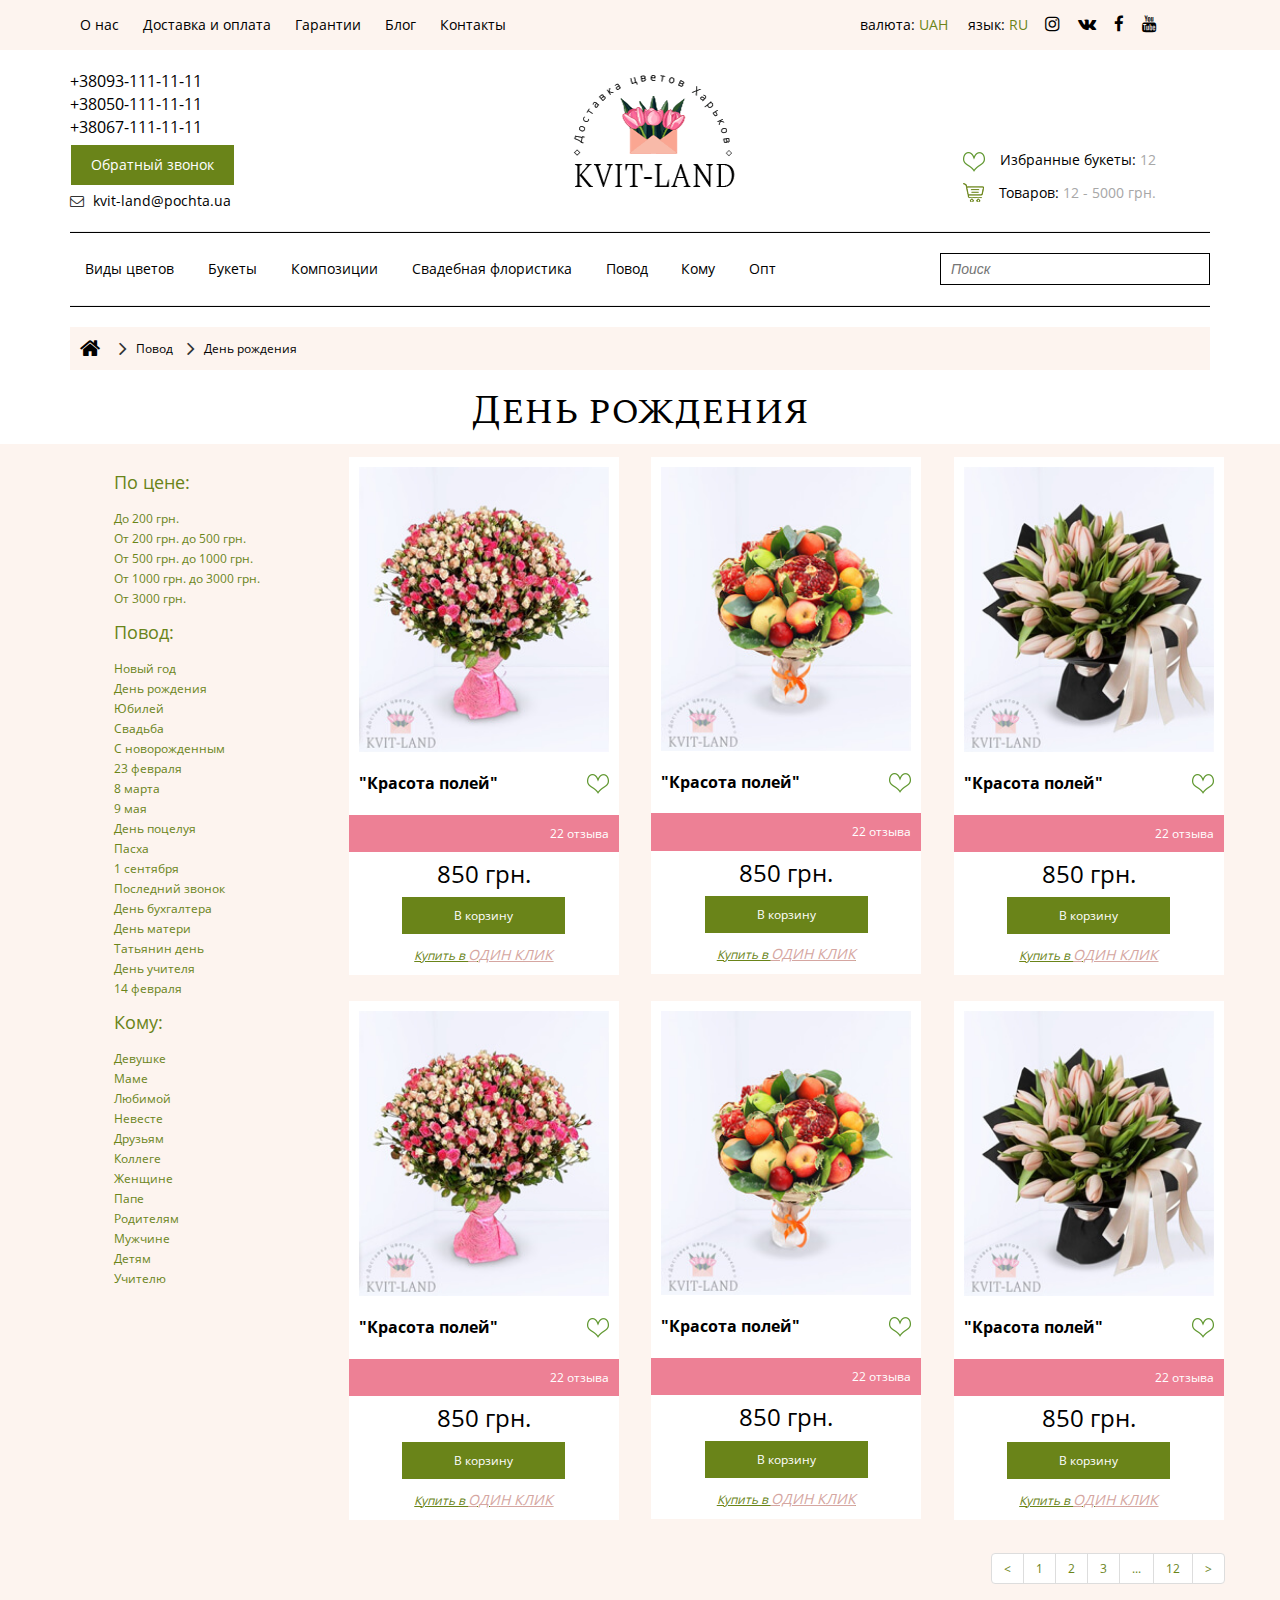
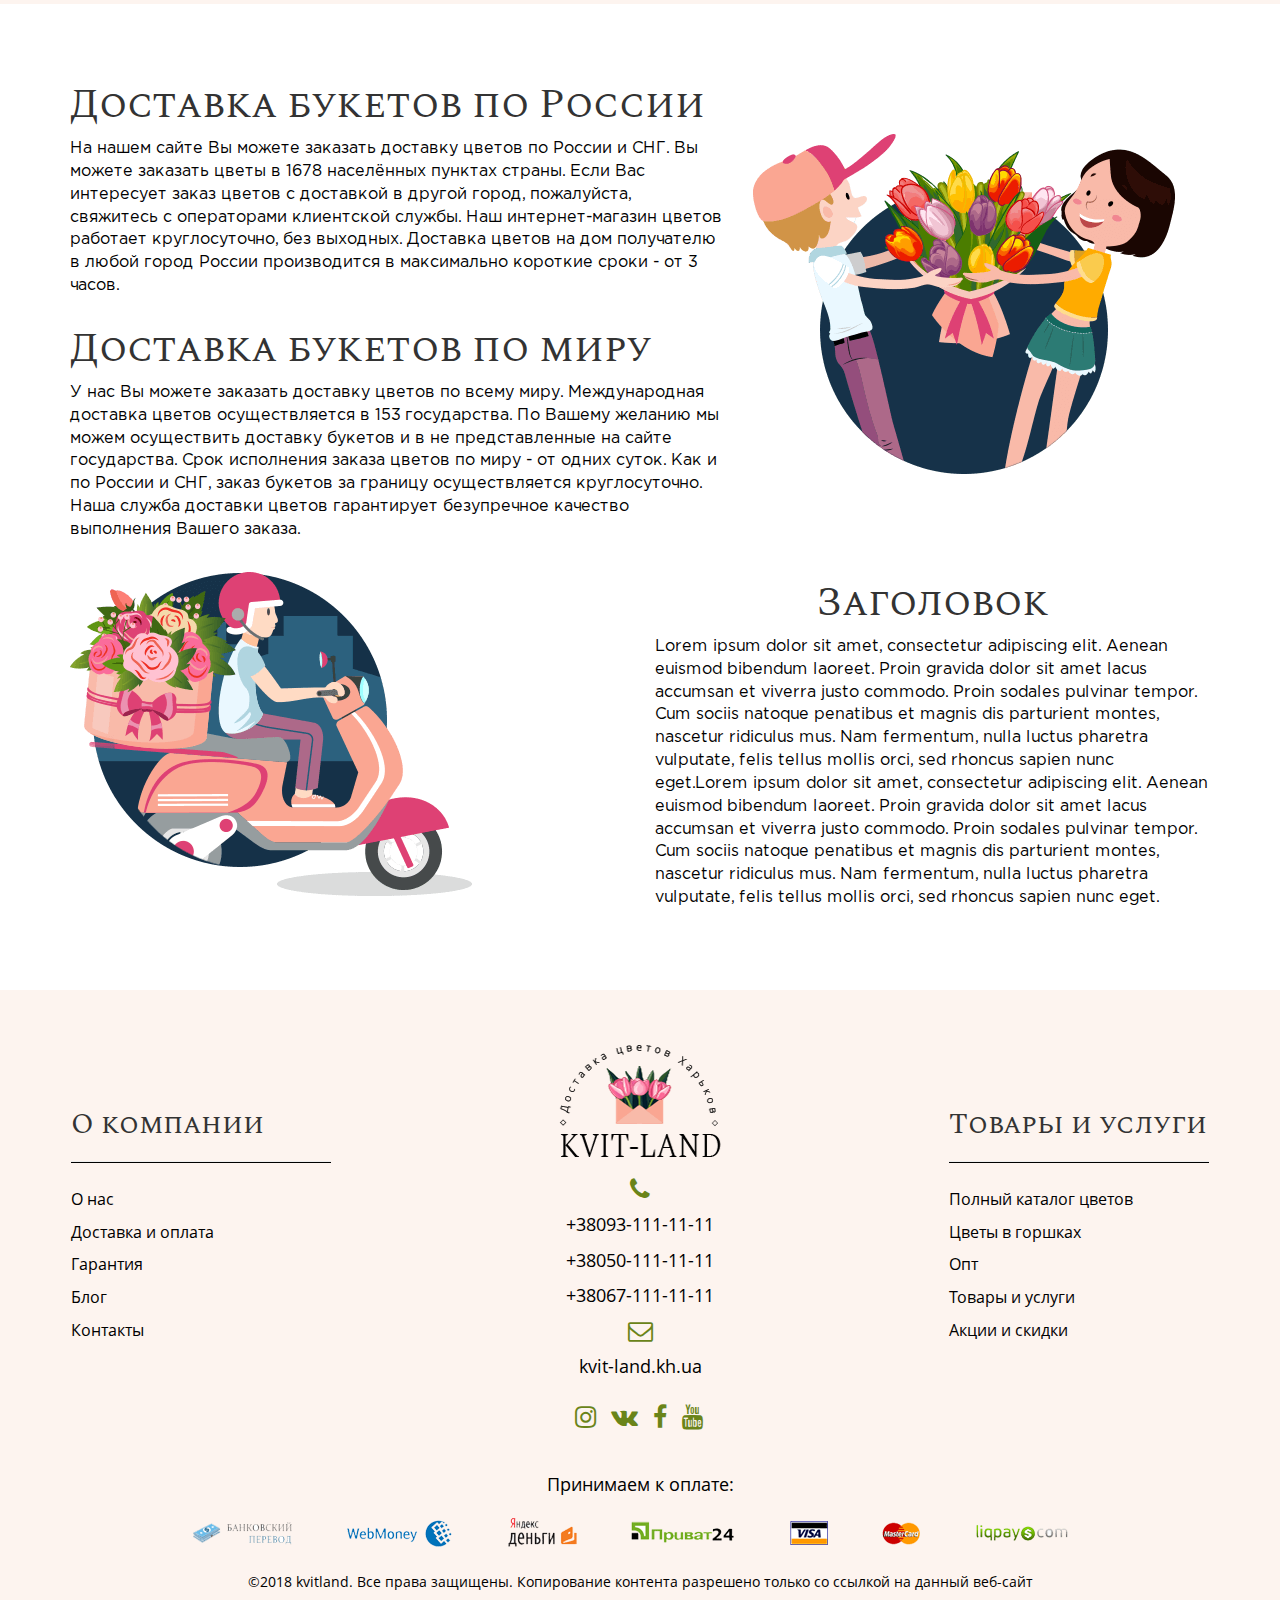
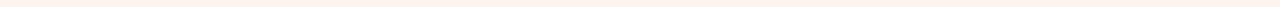
<file: category.html>
<!DOCTYPE html>
<html lang="ru">
<head>
  <meta charset="UTF-8">
  <meta http-equiv="X-UA-Compatible" content="IE=edge">
  <meta name="viewport" content="width=device-width, user-scalable=no, initial-scale=1.0, maximum-scale=1.0, minimum-scale=1.0">
  <title>Kvit-land</title>
  <link href="js/slick/slick.css" rel="stylesheet" type="text/css">
  <link href="js/slick/slick-theme.css" rel="stylesheet" type="text/css">
  <link href="bootstrap/css/bootstrap.css" rel="stylesheet" type="text/css">
  <link href="font-awesome/css/font-awesome.min.css" rel="stylesheet">
  <link href="css/style.css" rel="stylesheet" type="text/css">
  <link href="css/media.css" rel="stylesheet" type="text/css">
<!--[if lt IE 9]>
<script src="https://oss.maxcdn.com/html5shiv/3.7.3/html5shiv.min.js"></script>
<script src="https://oss.maxcdn.com/respond/1.4.2/respond.min.js"></script>
<![endif]-->
</head>
<body>
  <!-- START Header -->
  <header>
    <div class="navTop">
      <div class="container">
        <div class="row">
          <div class="col-lg-5 col-md-6">
            <div class="navTop__left">
              <ul>
                <li><a href="#">О нас</a></li>
                <li><a href="#">Доставка и оплата</a></li>
                <li><a href="#">Гарантии</a></li>
                <li><a href="#">Блог</a></li>
                <li><a href="#">Контакты</a></li>
              </ul>
            </div>
          </div>
          <div class="col-lg-3"></div>
          <div class="col-lg-4 col-md-6">
            <div class="navTop__right">
              <p>валюта: <span>uah</span></p>
              <p>язык: <span>ru</span></p>
              <ul>
                <li><a href="#"><i class="fa fa-instagram" aria-hidden="true"></i></a></li>
                <li><a href="#"><i class="fa fa-vk" aria-hidden="true"></i></a></li>
                <li><a href="#"><i class="fa fa-facebook" aria-hidden="true"></i></a></li>
                <li><a href="#"><i class="fa fa-youtube" aria-hidden="true"></i></a></li>
              </ul>
            </div>
          </div>
        </div>
      </div>
    </div>
    <div class="clearfix"></div>
    <div class="navMiddle">
      <div class="container">
        <div class="row">
          <div class="col-lg-2 col-md-4">
            <div class="navMiddle__phones">
              <a href="tel:+380931111111">+38093-111-11-11</a>
              <a href="tel:+380501111111">+38050-111-11-11</a>
              <a href="tel:+380671111111">+38067-111-11-11</a>
            </div>
            <div class="navMiddle__btn">
              <a href="#">
                <div class="butt">
                  Обратный звонок
                </div>
              </a>
            </div>
            <div class="navMiddle__mail">
              <i class="fa fa-envelope-o" aria-hidden="true"></i>
              <a href="mailto:kvit-land@pochta.ua">kvit-land@pochta.ua</a>
            </div>
          </div>
          <div class="col-lg-3"></div>
          <div class="col-lg-2 col-md-4">
            <div class="navTop__logo">
              <a href="/"><img src="img/logo.png" alt="Kvit-land"></a>
            </div>
          </div>
          <div class="col-lg-2"></div>
          <div class="col-lg-3 col-md-4">
            <div class="navMiddle__trash">
              <img src="img/favorite.png" alt="Favorite - Kvit-land">
              <p>Избранные букеты: <span>12</span></p>
              <div class="clearfix"></div>
              <img src="img/trash.png" alt="Trash - Kvit-land">
              <p>Товаров: <span>12 - 5000 грн.</span></p>
            </div>
          </div>
        </div>
        <hr>
      </div>
    </div>
    <div class="navBottom">
      <div class="container">
        <div class="row">
          <div class="col-lg-8 col-md-8">
            <div class="navBottom__menu">
              <ul>
                <li>Виды цветов</li>
                <li>Букеты</li>
                <li>Композиции</li>
                <li>Свадебная флористика</li>
                <li>Повод</li>
                <li>Кому</li>
                <li>Опт</li>
              </ul>
            </div>
          </div>
          <div class="col-lg-4 col-md-4">
            <div class="navBottom__search">
              <input type="search" placeholder="Поиск">
            </div>
          </div>
        </div>
      </div>
    </div>
    <div class="clearfix"></div>
  </header>
  <!-- END Header -->
  <section class="category">
    <div class="container">
      <hr class="sec">
      <div class="row">
        <div class="col-lg-12">
          <div class="breadcrumbs">
            <a href="/"><i class="fa fa-home" aria-hidden="true"></i></a>
            <i class="fa fa-angle-right" aria-hidden="true"></i>
            <a href="#"><span>Повод</span></a>
            <i class="fa fa-angle-right" aria-hidden="true"></i>
            <a href="#"><span>День рождения</span></a>
          </div>
        </div>
      </div>
      <div class="row">
        <h1>День рождения</h1>
        <div class="filterSort"></div>
      </div>
    </div>
    <!-- START Filter -->
    <section class="filter">
      <div class="container">
        <div class="row row-no-padding">
          <div class="col-lg-3">
            <div class="filterLeft">
              <div class="filterLeft__price">
                <h4>По цене:</h4>
                <a href="#">До 200 грн.</a><br>
                <a href="#">От 200 грн. до 500 грн.</a><br>
                <a href="#">От 500 грн. до 1000 грн.</a><br>
                <a href="#">От 1000 грн. до 3000 грн.</a><br>
                <a href="#">От 3000 грн.</a><br>
              </div>
              <div class="filterLeft__cause">
                <h4>Повод:</h4>
                <a href="#">Новый год</a><br>
                <a href="#">День рождения</a><br>
                <a href="#">Юбилей</a><br>
                <a href="#">Свадьба</a><br>
                <a href="#">С новорожденным</a><br>
                <a href="#">23 февраля</a><br>
                <a href="#">8 марта</a><br>
                <a href="#">9 мая</a><br>
                <a href="#">День поцелуя</a><br>
                <a href="#">Пасха</a><br>
                <a href="#">1 сентября</a><br>
                <a href="#">Последний звонок</a><br>
                <a href="#">День бухгалтера</a><br>
                <a href="#">День матери</a><br>
                <a href="#">Татьянин день</a><br>
                <a href="#">День учителя</a><br>
                <a href="#">14 февраля</a><br>
              </div>
              <div class="filterLeft__whom">
                <h4>Кому:</h4>
                <a href="#">Девушке</a><br>
                <a href="#">Маме</a><br>
                <a href="#">Любимой</a><br>
                <a href="#">Невесте</a><br>
                <a href="#">Друзьям</a><br>
                <a href="#">Коллеге</a><br>
                <a href="#">Женщине</a><br>
                <a href="#">Папе</a><br>
                <a href="#">Родителям</a><br>
                <a href="#">Мужчине</a><br>
                <a href="#">Детям</a><br>
                <a href="#">Учителю</a><br>
              </div>
            </div>
          </div>
          <div class="col-lg-9">
            <!-- START Popular -->
            <section class="popular">
              <div class="row">
                <div class="col-lg-4 col-md-4 col-sm-6">
                  <div class="popBlock">
                    <div class="popBlock__img">
                      <img src="img/flower_photo_1.jpg" alt="Flower - Kvit-land">
                    </div>
                    <div class="popBlock__name clearfix">
                      <p>"Красота полей"</p>
                      <img src="img/favorite.png" alt="Favorite - Kvit-land">
                    </div>
                    <div class="popBlock__rev clearfix">
                      <p>22 отзыва</p>
                    </div>
                    <div class="popBlock__price">
                      <p>850 грн.</p>
                    </div>
                    <div class="popBlock__btn">
                      <a href="#">
                        <div class="butt">
                          В корзину
                        </div>
                      </a>
                      <br>
                      <a href="#" class="popBlock__btn-oneClick">Купить в <span>один клик</span></a>
                    </div>
                  </div>
                </div>
                <div class="col-lg-4 col-md-4 col-sm-6">
                  <div class="popBlock">
                    <div class="popBlock__img">
                      <img src="img/flower_photo_2.jpg" alt="Flower - Kvit-land">
                    </div>
                    <div class="popBlock__name clearfix">
                      <p>"Красота полей"</p>
                      <img src="img/favorite.png" alt="Favorite - Kvit-land">
                    </div>
                    <div class="popBlock__rev clearfix">
                      <p>22 отзыва</p>
                    </div>
                    <div class="popBlock__price">
                      <p>850 грн.</p>
                    </div>
                    <div class="popBlock__btn">
                      <a href="#">
                        <div class="butt">
                          В корзину
                        </div>
                      </a>
                      <br>
                      <a href="#" class="popBlock__btn-oneClick">Купить в <span>один клик</span></a>
                    </div>
                  </div>
                </div>
                <div class="col-lg-4 col-md-4 col-sm-6">
                  <div class="popBlock">
                    <div class="popBlock__img">
                      <img src="img/flower_photo_3.jpg" alt="Flower - Kvit-land">
                    </div>
                    <div class="popBlock__name clearfix">
                      <p>"Красота полей"</p>
                      <img src="img/favorite.png" alt="Favorite - Kvit-land">
                    </div>
                    <div class="popBlock__rev clearfix">
                      <p>22 отзыва</p>
                    </div>
                    <div class="popBlock__price">
                      <p>850 грн.</p>
                    </div>
                    <div class="popBlock__btn">
                      <a href="#">
                        <div class="butt">
                          В корзину
                        </div>
                      </a>
                      <br>
                      <a href="#" class="popBlock__btn-oneClick">Купить в <span>один клик</span></a>
                    </div>
                  </div>
                </div>
                <div class="col-lg-4 col-md-4 col-sm-6">
                  <div class="popBlock">
                    <div class="popBlock__img">
                      <img src="img/flower_photo_1.jpg" alt="Flower - Kvit-land">
                    </div>
                    <div class="popBlock__name clearfix">
                      <p>"Красота полей"</p>
                      <img src="img/favorite.png" alt="Favorite - Kvit-land">
                    </div>
                    <div class="popBlock__rev clearfix">
                      <p>22 отзыва</p>
                    </div>
                    <div class="popBlock__price">
                      <p>850 грн.</p>
                    </div>
                    <div class="popBlock__btn">
                      <a href="#">
                        <div class="butt">
                          В корзину
                        </div>
                      </a>
                      <br>
                      <a href="#" class="popBlock__btn-oneClick">Купить в <span>один клик</span></a>
                    </div>
                  </div>
                </div>
                <div class="col-lg-4 col-md-4 col-sm-6">
                  <div class="popBlock">
                    <div class="popBlock__img">
                      <img src="img/flower_photo_2.jpg" alt="Flower - Kvit-land">
                    </div>
                    <div class="popBlock__name clearfix">
                      <p>"Красота полей"</p>
                      <img src="img/favorite.png" alt="Favorite - Kvit-land">
                    </div>
                    <div class="popBlock__rev clearfix">
                      <p>22 отзыва</p>
                    </div>
                    <div class="popBlock__price">
                      <p>850 грн.</p>
                    </div>
                    <div class="popBlock__btn">
                      <a href="#">
                        <div class="butt">
                          В корзину
                        </div>
                      </a>
                      <br>
                      <a href="#" class="popBlock__btn-oneClick">Купить в <span>один клик</span></a>
                    </div>
                  </div>
                </div>
                <div class="col-lg-4 col-md-4 col-sm-6">
                  <div class="popBlock">
                    <div class="popBlock__img">
                      <img src="img/flower_photo_3.jpg" alt="Flower - Kvit-land">
                    </div>
                    <div class="popBlock__name clearfix">
                      <p>"Красота полей"</p>
                      <img src="img/favorite.png" alt="Favorite - Kvit-land">
                    </div>
                    <div class="popBlock__rev clearfix">
                      <p>22 отзыва</p>
                    </div>
                    <div class="popBlock__price">
                      <p>850 грн.</p>
                    </div>
                    <div class="popBlock__btn">
                      <a href="#">
                        <div class="butt">
                          В корзину
                        </div>
                      </a>
                      <br>
                      <a href="#" class="popBlock__btn-oneClick">Купить в <span>один клик</span></a>
                    </div>
                  </div>
                </div>
              </div>
            </section>
            <!-- END Popular -->
          </div>
        </div>
        <div class="row">
          <ul class="pagination clearfix">
            <li><a href="#"><</a></li>
            <li><a href="#">1</a></li>
            <li><a href="#">2</a></li>
            <li><a href="#">3</a></li>
            <li><a href="#">...</a></li>
            <li><a href="#">12</a></li>
            <li><a href="#">></a></li>
          </ul>
        </div>
      </div>
    </section>
    <!-- END Filter -->
  </section>
  <!-- START Text -->
  <section class="text">
    <div class="container">
      <div class="row">
        <div class="col-lg-7 col-md-7 col-sm-6">
          <h2>Доставка букетов по России</h2>
          <p>На нашем сайте Вы можете заказать доставку цветов по России и СНГ. Вы можете заказать цветы в 1678 населённых пунктах страны. Если Вас интересует заказ цветов с доставкой в другой город, пожалуйста, свяжитесь с операторами клиентской службы. Наш интернет-магазин цветов работает круглосуточно, без выходных. Доставка цветов на дом получателю в любой город России производится в максимально короткие сроки - от 3 часов.</p>
          <h2>Доставка букетов по миру</h2>
          <p>У нас Вы можете заказать доставку цветов по всему миру. Международная доставка цветов осуществляется в 153 государства. По Вашему желанию мы можем осуществить доставку букетов и в не представленные на сайте государства. Срок исполнения заказа цветов по миру - от одних суток. Как и по России и СНГ, заказ букетов за границу осуществляется круглосуточно. Наша служба доставки цветов гарантирует безупречное качество выполнения Вашего заказа.</p>
        </div>
        <div class="col-lg-5 col-md-5 col-sm-6">
          <img src="img/o_nas_1.png" alt="About - Kvit-land">
        </div>
      </div>
      <div class="row">
        <div class="col-lg-6 col-md-6 col-sm-6">
          <div class="textImgDiff">
            <img src="img/o_nas_2.png" alt="About - Kvit-land">
          </div>
        </div>
        <div class="col-lg-6 col-md-6 col-sm-6">
          <div class="textDescDiff">
            <h2>Заголовок</h2>
            <p>Lorem ipsum dolor sit amet, consectetur adipiscing elit. Aenean euismod bibendum laoreet. Proin gravida dolor sit amet lacus accumsan et viverra justo commodo. Proin sodales pulvinar tempor. Cum sociis natoque penatibus et magnis dis parturient montes, nascetur ridiculus mus. Nam fermentum, nulla luctus pharetra vulputate, felis tellus mollis orci, sed rhoncus sapien nunc eget.Lorem ipsum dolor sit amet, consectetur adipiscing elit. Aenean euismod bibendum laoreet. Proin gravida dolor sit amet lacus accumsan et viverra justo commodo. Proin sodales pulvinar tempor. Cum sociis natoque penatibus et magnis dis parturient montes, nascetur ridiculus mus. Nam fermentum, nulla luctus pharetra vulputate, felis tellus mollis orci, sed rhoncus sapien nunc eget.</p>
          </div>
        </div>
      </div>
    </div>
  </section>
  <!-- END Text -->
  <!-- START Footer -->
  <footer>
    <div class="container">
      <div class="row">
        <div class="col-lg-3 col-md-4 col-sm-4">
          <div class="leftContent">
            <h2>О компании</h2>
            <hr>
            <ul>
              <li><a href="#">О нас</a></li>
              <li><a href="#">Доставка и оплата</a></li>
              <li><a href="#">Гарантия</a></li>
              <li><a href="#">Блог</a></li>
              <li><a href="#">Контакты</a></li>
            </ul>
          </div>
        </div>
        <div class="col-lg-2"></div>
        <div class="col-lg-2 col-md-4 col-sm-4">
          <div class="centerContent">
            <div class="centerContent__logo">
              <a href="/"><img src="img/logo.png" alt="Kvit-land"></a>
            </div>
            <i class="fa fa-phone" aria-hidden="true"></i>
            <a href="tel:+380931111111">+38093-111-11-11</a>
            <a href="tel:+380501111111">+38050-111-11-11</a>
            <a href="tel:+380671111111">+38067-111-11-11</a>
            <i class="fa fa-envelope-o" aria-hidden="true"></i>
            <a href="/">kvit-land.kh.ua</a>
            <div class="centerContent__social">
              <a href="#"><i class="fa fa-instagram" aria-hidden="true"></i></a>
              <a href="#"><i class="fa fa-vk" aria-hidden="true"></i></a>
              <a href="#"><i class="fa fa-facebook" aria-hidden="true"></i></a>
              <a href="#"><i class="fa fa-youtube" aria-hidden="true"></i></a>
            </div>
          </div>
        </div>
        <div class="col-lg-2"></div>
        <div class="col-lg-3 col-md-4 col-sm-4">
          <div class="rightContent">
            <h2>Товары и услуги</h2>
            <hr>
            <ul>
              <li><a href="#">Полный каталог цветов</a></li>
              <li><a href="#">Цветы в горшках</a></li>
              <li><a href="#">Опт</a></li>
              <li><a href="#">Товары и услуги</a></li>
              <li><a href="#">Акции и скидки</a></li>
            </ul>
          </div>
        </div>
      </div>
      <div class="row">
        <div class="pay">
          <div class="col-lg-1"></div>
          <div class="col-lg-10 col-md-12">
            <p>Принимаем к оплате:</p>
            <img src="img/pay_1.png" alt="Pay - Kvit-land">
            <img src="img/pay_2.png" alt="Pay - Kvit-land">
            <img src="img/pay_3.png" alt="Pay - Kvit-land">
            <img src="img/pay_4.png" alt="Pay - Kvit-land">
            <img src="img/pay_5.png" alt="Pay - Kvit-land">
            <img src="img/pay_6.png" alt="Pay - Kvit-land">
            <img src="img/pay_7.png" alt="Pay - Kvit-land">
          </div>
          <div class="col-lg-1"></div>
          <hr>
        </div>
      </div>
      <div class="row">
        <div class="copy">
          <p>&copy;2018 kvitland. Все права защищены. Копирование контента разрешено только со ссылкой на данный веб-сайт</p>
        </div>
      </div>
    </div>
  </footer>
  <!-- END Footer -->
  <script type="text/javascript" src="https://ajax.googleapis.com/ajax/libs/jquery/1.12.4/jquery.min.js"></script>
  <script type="text/javascript" src="js/slick/slick.min.js"></script>
  <script type="text/javascript" src="js/head_slider.js"></script>
  <script type="text/javascript" src="js/rev_slider.js"></script>
</body>
</html>
</file>
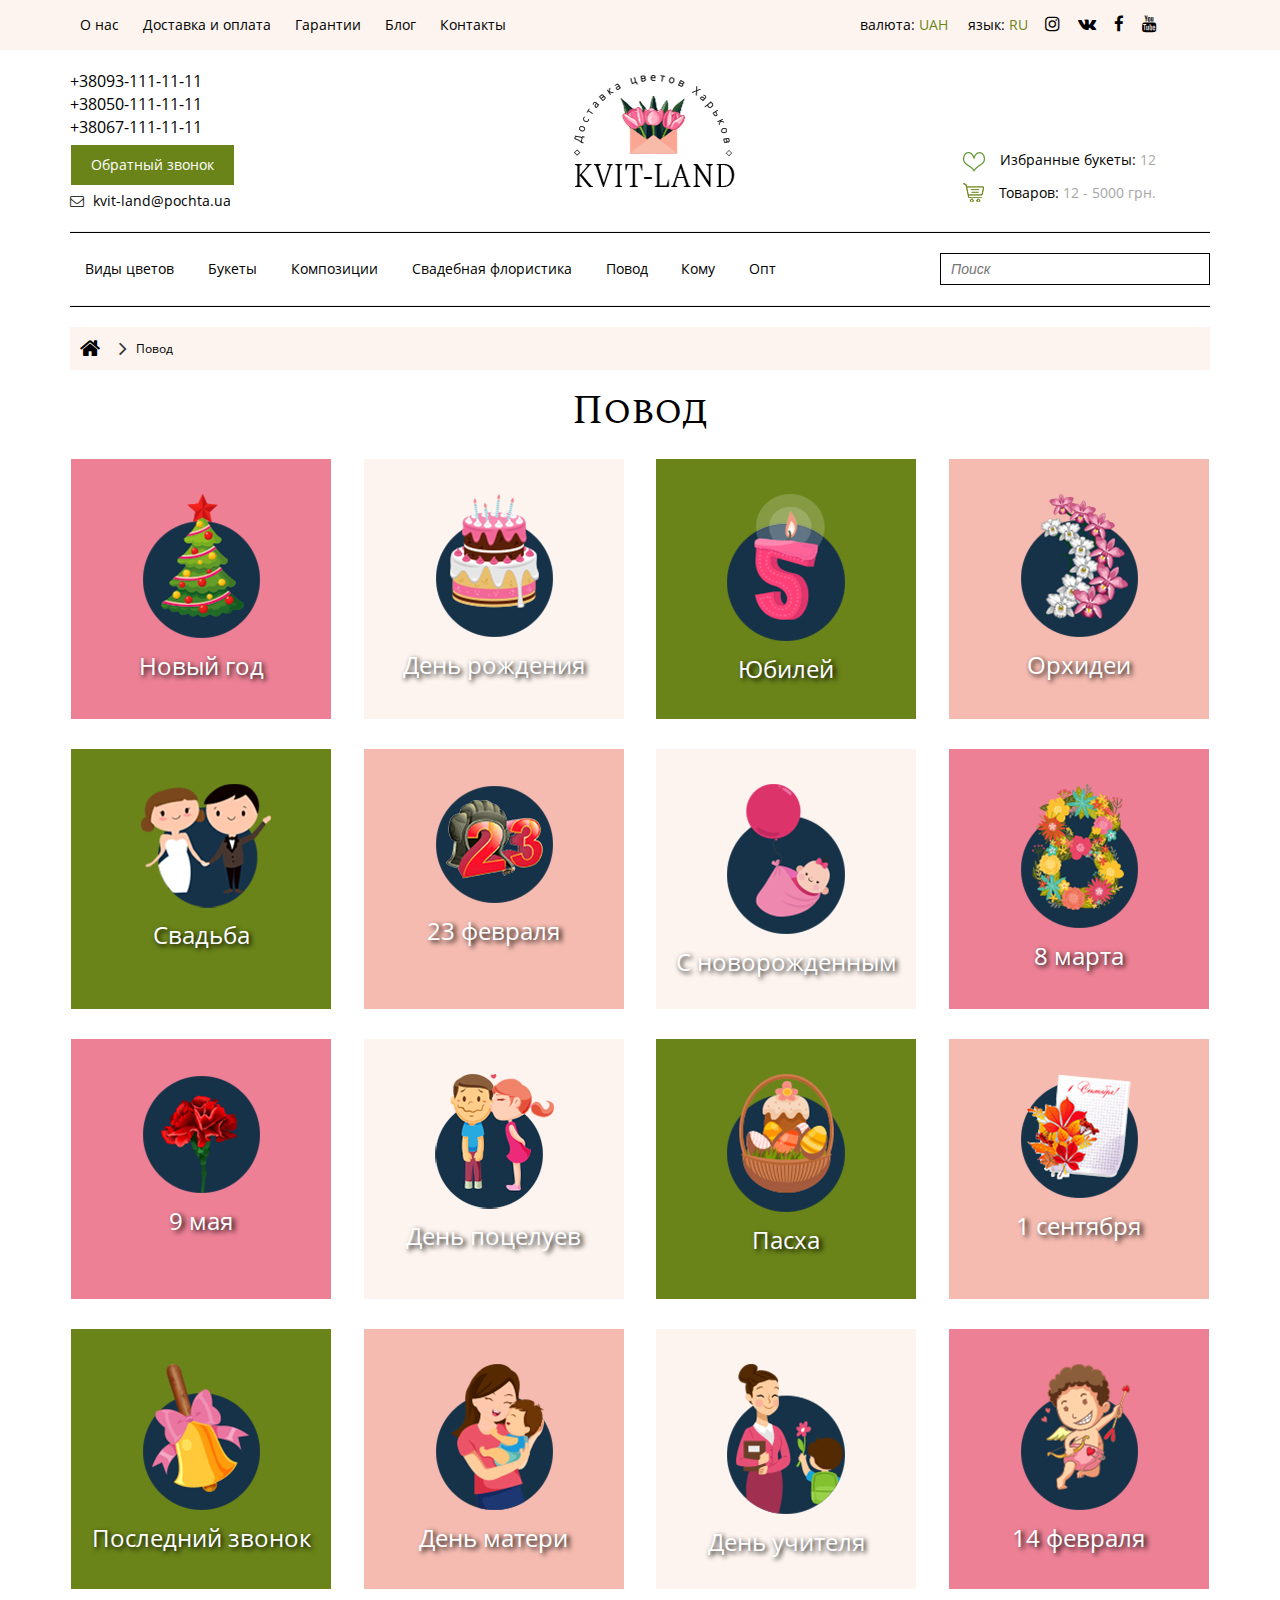
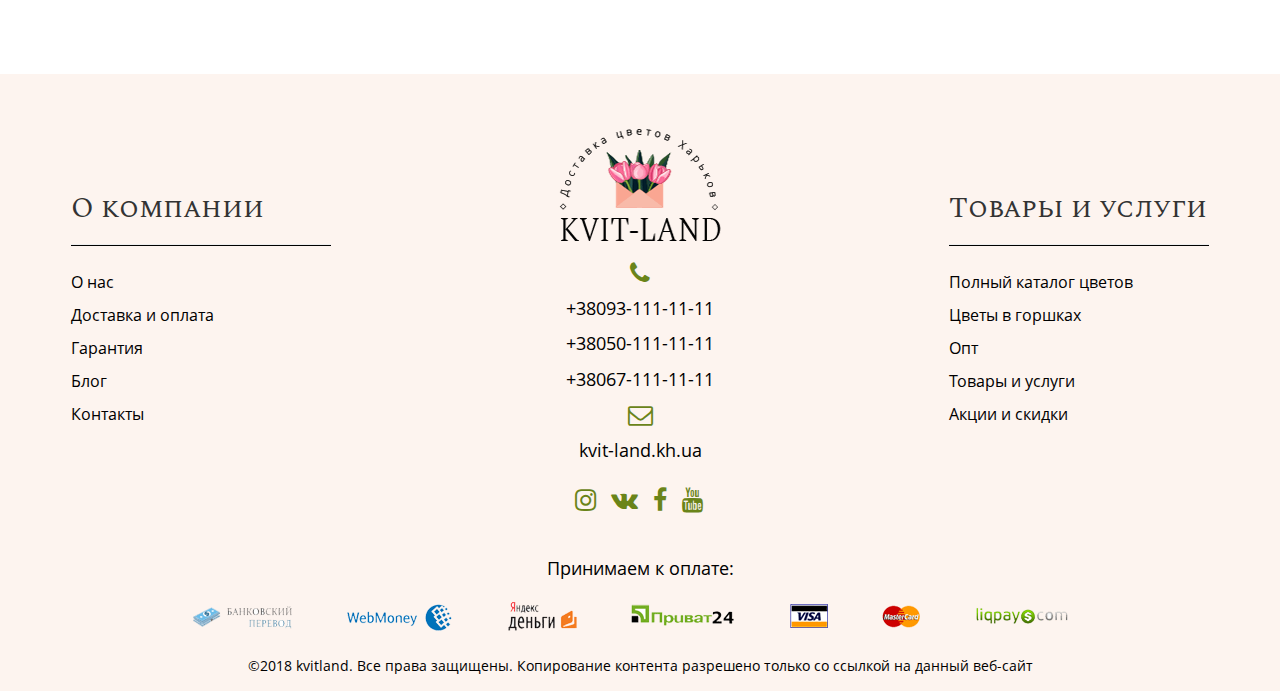
<file: occasion.html>
<!DOCTYPE html>
<html lang="ru">
<head>
  <meta charset="UTF-8">
  <meta http-equiv="X-UA-Compatible" content="IE=edge">
  <meta name="viewport" content="width=device-width, user-scalable=no, initial-scale=1.0, maximum-scale=1.0, minimum-scale=1.0">
  <title>Kvit-land</title>
  <link href="js/slick/slick.css" rel="stylesheet" type="text/css">
  <link href="js/slick/slick-theme.css" rel="stylesheet" type="text/css">
  <link href="bootstrap/css/bootstrap.css" rel="stylesheet" type="text/css">
  <link href="font-awesome/css/font-awesome.min.css" rel="stylesheet">
  <link href="css/style.css" rel="stylesheet" type="text/css">
  <link href="css/media.css" rel="stylesheet" type="text/css">
<!--[if lt IE 9]>
<script src="https://oss.maxcdn.com/html5shiv/3.7.3/html5shiv.min.js"></script>
<script src="https://oss.maxcdn.com/respond/1.4.2/respond.min.js"></script>
<![endif]-->
</head>
<body>
  <!-- START Header -->
  <header>
    <div class="navTop">
      <div class="container">
        <div class="row">
          <div class="col-lg-5 col-md-6">
            <div class="navTop__left">
              <ul>
                <li><a href="#">О нас</a></li>
                <li><a href="#">Доставка и оплата</a></li>
                <li><a href="#">Гарантии</a></li>
                <li><a href="#">Блог</a></li>
                <li><a href="#">Контакты</a></li>
              </ul>
            </div>
          </div>
          <div class="col-lg-3"></div>
          <div class="col-lg-4 col-md-6">
            <div class="navTop__right">
              <p>валюта: <span>uah</span></p>
              <p>язык: <span>ru</span></p>
              <ul>
                <li><a href="#"><i class="fa fa-instagram" aria-hidden="true"></i></a></li>
                <li><a href="#"><i class="fa fa-vk" aria-hidden="true"></i></a></li>
                <li><a href="#"><i class="fa fa-facebook" aria-hidden="true"></i></a></li>
                <li><a href="#"><i class="fa fa-youtube" aria-hidden="true"></i></a></li>
              </ul>
            </div>
          </div>
        </div>
      </div>
    </div>
    <div class="clearfix"></div>
    <div class="navMiddle">
      <div class="container">
        <div class="row">
          <div class="col-lg-2 col-md-4">
            <div class="navMiddle__phones">
              <a href="tel:+380931111111">+38093-111-11-11</a>
              <a href="tel:+380501111111">+38050-111-11-11</a>
              <a href="tel:+380671111111">+38067-111-11-11</a>
            </div>
            <div class="navMiddle__btn">
              <a href="#">
                <div class="butt">
                  Обратный звонок
                </div>
              </a>
            </div>
            <div class="navMiddle__mail">
              <i class="fa fa-envelope-o" aria-hidden="true"></i>
              <a href="mailto:kvit-land@pochta.ua">kvit-land@pochta.ua</a>
            </div>
          </div>
          <div class="col-lg-3"></div>
          <div class="col-lg-2 col-md-4">
            <div class="navTop__logo">
              <a href="/"><img src="img/logo.png" alt="Kvit-land"></a>
            </div>
          </div>
          <div class="col-lg-2"></div>
          <div class="col-lg-3 col-md-4">
            <div class="navMiddle__trash">
              <img src="img/favorite.png" alt="Favorite - Kvit-land">
              <p>Избранные букеты: <span>12</span></p>
              <div class="clearfix"></div>
              <img src="img/trash.png" alt="Trash - Kvit-land">
              <p>Товаров: <span>12 - 5000 грн.</span></p>
            </div>
          </div>
        </div>
        <hr>
      </div>
    </div>
    <div class="navBottom">
      <div class="container">
        <div class="row">
          <div class="col-lg-8 col-md-8">
            <div class="navBottom__menu">
              <ul>
                <li>Виды цветов</li>
                <li>Букеты</li>
                <li>Композиции</li>
                <li>Свадебная флористика</li>
                <li>Повод</li>
                <li>Кому</li>
                <li>Опт</li>
              </ul>
            </div>
          </div>
          <div class="col-lg-4 col-md-4">
            <div class="navBottom__search">
              <input type="search" placeholder="Поиск">
            </div>
          </div>
        </div>
      </div>
    </div>
    <div class="clearfix"></div>
  </header>
  <!-- END Header -->
  <section class="occasion">
    <div class="container">
      <hr class="sec">
      <div class="row">
        <div class="col-lg-12">
          <div class="breadcrumbs">
            <a href="/"><i class="fa fa-home" aria-hidden="true"></i></a>
            <i class="fa fa-angle-right" aria-hidden="true"></i>
            <a href="#"><span>Повод</span></a>
          </div>
        </div>
      </div>
      <div class="row">
        <h1>Повод</h1>
        <div class="col-lg-3 col-md-3 col-sm-6">
          <a href="#">
            <div class="occasionBlock ob1">
              <div class="occasionBlock__img">
                <img src="img/occ_ny.png" alt="Occasion - Kvit-land">
              </div>
              <div class="occasionBlock__desc">
                <p>Новый год</p>
              </div>
            </div>
          </a>
        </div>
        <div class="col-lg-3 col-md-3 col-sm-6">
          <a href="#">
            <div class="occasionBlock ob2">
              <div class="occasionBlock__img">
                <img src="img/occ_birth.png" alt="Occasion - Kvit-land">
              </div>
              <div class="occasionBlock__desc">
                <p>День рождения</p>
              </div>
            </div>
          </a>
        </div>
        <div class="col-lg-3 col-md-3 col-sm-6">
          <a href="#">
            <div class="occasionBlock ob3">
              <div class="occasionBlock__img">
                <img src="img/occ_ub.png" alt="Occasion - Kvit-land">
              </div>
              <div class="occasionBlock__desc">
                <p>Юбилей</p>
              </div>
            </div>
          </a>
        </div>
        <div class="col-lg-3 col-md-3 col-sm-6">
          <a href="#">
            <div class="occasionBlock ob4">
              <div class="occasionBlock__img">
                <img src="img/occ_orhi.png" alt="Occasion - Kvit-land">
              </div>
              <div class="occasionBlock__desc">
                <p>Орхидеи</p>
              </div>
            </div>
          </a>
        </div>
      </div>
      <div class="row">
        <div class="col-lg-3 col-md-3 col-sm-6">
          <a href="#">
            <div class="occasionBlock ob5">
              <div class="occasionBlock__img">
                <img src="img/occ_wed.png" alt="Occasion - Kvit-land">
              </div>
              <div class="occasionBlock__desc">
                <p>Свадьба</p>
              </div>
            </div>
          </a>
        </div>
        <div class="col-lg-3 col-md-3 col-sm-6">
          <a href="#">
            <div class="occasionBlock ob6">
              <div class="occasionBlock__img">
                <img src="img/occ_febr.png" alt="Occasion - Kvit-land">
              </div>
              <div class="occasionBlock__desc">
                <p>23 февраля</p>
              </div>
            </div>
          </a>
        </div>
        <div class="col-lg-3 col-md-3 col-sm-6">
          <a href="#">
            <div class="occasionBlock ob7">
              <div class="occasionBlock__img">
                <img src="img/occ_born.png" alt="Occasion - Kvit-land">
              </div>
              <div class="occasionBlock__desc">
                <p>С новорожденным</p>
              </div>
            </div>
          </a>
        </div>
        <div class="col-lg-3 col-md-3 col-sm-6">
          <a href="#">
            <div class="occasionBlock ob8">
              <div class="occasionBlock__img">
                <img src="img/occ_march.png" alt="Occasion - Kvit-land">
              </div>
              <div class="occasionBlock__desc">
                <p>8 марта</p>
              </div>
            </div>
          </a>
        </div>
      </div>
      <div class="row">
        <div class="col-lg-3 col-md-3 col-sm-6">
          <a href="#">
            <div class="occasionBlock ob9">
              <div class="occasionBlock__img">
                <img src="img/occ_may.png" alt="Occasion - Kvit-land">
              </div>
              <div class="occasionBlock__desc">
                <p>9 мая</p>
              </div>
            </div>
          </a>
        </div>
        <div class="col-lg-3 col-md-3 col-sm-6">
          <a href="#">
            <div class="occasionBlock ob10">
              <div class="occasionBlock__img">
                <img src="img/occ_kiss.png" alt="Occasion - Kvit-land">
              </div>
              <div class="occasionBlock__desc">
                <p>День поцелуев</p>
              </div>
            </div>
          </a>
        </div>
        <div class="col-lg-3 col-md-3 col-sm-6">
          <a href="#">
            <div class="occasionBlock ob11">
              <div class="occasionBlock__img">
                <img src="img/occ_easter.png" alt="Occasion - Kvit-land">
              </div>
              <div class="occasionBlock__desc">
                <p>Пасха</p>
              </div>
            </div>
          </a>
        </div>
        <div class="col-lg-3 col-md-3 col-sm-6">
          <a href="#">
            <div class="occasionBlock ob12">
              <div class="occasionBlock__img">
                <img src="img/occ_sept.png" alt="Occasion - Kvit-land">
              </div>
              <div class="occasionBlock__desc">
                <p>1 сентября</p>
              </div>
            </div>
          </a>
        </div>
      </div>
      <div class="row">
        <div class="col-lg-3 col-md-3 col-sm-6">
          <a href="#">
            <div class="occasionBlock ob13">
              <div class="occasionBlock__img">
                <img src="img/occ_bell.png" alt="Occasion - Kvit-land">
              </div>
              <div class="occasionBlock__desc">
                <p>Последний звонок</p>
              </div>
            </div>
          </a>
        </div>
        <div class="col-lg-3 col-md-3 col-sm-6">
          <a href="#">
            <div class="occasionBlock ob14">
              <div class="occasionBlock__img">
                <img src="img/occ_mother.png" alt="Occasion - Kvit-land">
              </div>
              <div class="occasionBlock__desc">
                <p>День матери</p>
              </div>
            </div>
          </a>
        </div>
        <div class="col-lg-3 col-md-3 col-sm-6">
          <a href="#">
            <div class="occasionBlock ob15">
              <div class="occasionBlock__img">
                <img src="img/occ_teach.png" alt="Occasion - Kvit-land">
              </div>
              <div class="occasionBlock__desc">
                <p>День учителя</p>
              </div>
            </div>
          </a>
        </div>
        <div class="col-lg-3 col-md-3 col-sm-6">
          <a href="#">
            <div class="occasionBlock ob16">
              <div class="occasionBlock__img">
                <img src="img/occ_val.png" alt="Occasion - Kvit-land">
              </div>
              <div class="occasionBlock__desc">
                <p>14 февраля</p>
              </div>
            </div>
          </a>
        </div>
      </div>
    </div>
  </section>
  <!-- START Footer -->
  <footer>
    <div class="container">
      <div class="row">
        <div class="col-lg-3 col-md-4 col-sm-4">
          <div class="leftContent">
            <h2>О компании</h2>
            <hr>
            <ul>
              <li><a href="#">О нас</a></li>
              <li><a href="#">Доставка и оплата</a></li>
              <li><a href="#">Гарантия</a></li>
              <li><a href="#">Блог</a></li>
              <li><a href="#">Контакты</a></li>
            </ul>
          </div>
        </div>
        <div class="col-lg-2"></div>
        <div class="col-lg-2 col-md-4 col-sm-4">
          <div class="centerContent">
            <div class="centerContent__logo">
              <a href="/"><img src="img/logo.png" alt="Kvit-land"></a>
            </div>
            <i class="fa fa-phone" aria-hidden="true"></i>
            <a href="tel:+380931111111">+38093-111-11-11</a>
            <a href="tel:+380501111111">+38050-111-11-11</a>
            <a href="tel:+380671111111">+38067-111-11-11</a>
            <i class="fa fa-envelope-o" aria-hidden="true"></i>
            <a href="/">kvit-land.kh.ua</a>
            <div class="centerContent__social">
              <a href="#"><i class="fa fa-instagram" aria-hidden="true"></i></a>
              <a href="#"><i class="fa fa-vk" aria-hidden="true"></i></a>
              <a href="#"><i class="fa fa-facebook" aria-hidden="true"></i></a>
              <a href="#"><i class="fa fa-youtube" aria-hidden="true"></i></a>
            </div>
          </div>
        </div>
        <div class="col-lg-2"></div>
        <div class="col-lg-3 col-md-4 col-sm-4">
          <div class="rightContent">
            <h2>Товары и услуги</h2>
            <hr>
            <ul>
              <li><a href="#">Полный каталог цветов</a></li>
              <li><a href="#">Цветы в горшках</a></li>
              <li><a href="#">Опт</a></li>
              <li><a href="#">Товары и услуги</a></li>
              <li><a href="#">Акции и скидки</a></li>
            </ul>
          </div>
        </div>
      </div>
      <div class="row">
        <div class="pay">
          <div class="col-lg-1"></div>
          <div class="col-lg-10 col-md-12">
            <p>Принимаем к оплате:</p>
            <img src="img/pay_1.png" alt="Pay - Kvit-land">
            <img src="img/pay_2.png" alt="Pay - Kvit-land">
            <img src="img/pay_3.png" alt="Pay - Kvit-land">
            <img src="img/pay_4.png" alt="Pay - Kvit-land">
            <img src="img/pay_5.png" alt="Pay - Kvit-land">
            <img src="img/pay_6.png" alt="Pay - Kvit-land">
            <img src="img/pay_7.png" alt="Pay - Kvit-land">
          </div>
          <div class="col-lg-1"></div>
          <hr>
        </div>
      </div>
      <div class="row">
        <div class="copy">
          <p>&copy;2018 kvitland. Все права защищены. Копирование контента разрешено только со ссылкой на данный веб-сайт</p>
        </div>
      </div>
    </div>
  </footer>
  <!-- END Footer -->
  <script type="text/javascript" src="https://ajax.googleapis.com/ajax/libs/jquery/1.12.4/jquery.min.js"></script>
  <script type="text/javascript" src="js/slick/slick.min.js"></script>
  <script type="text/javascript" src="js/head_slider.js"></script>
  <script type="text/javascript" src="js/rev_slider.js"></script>
</body>
</html>
</file>
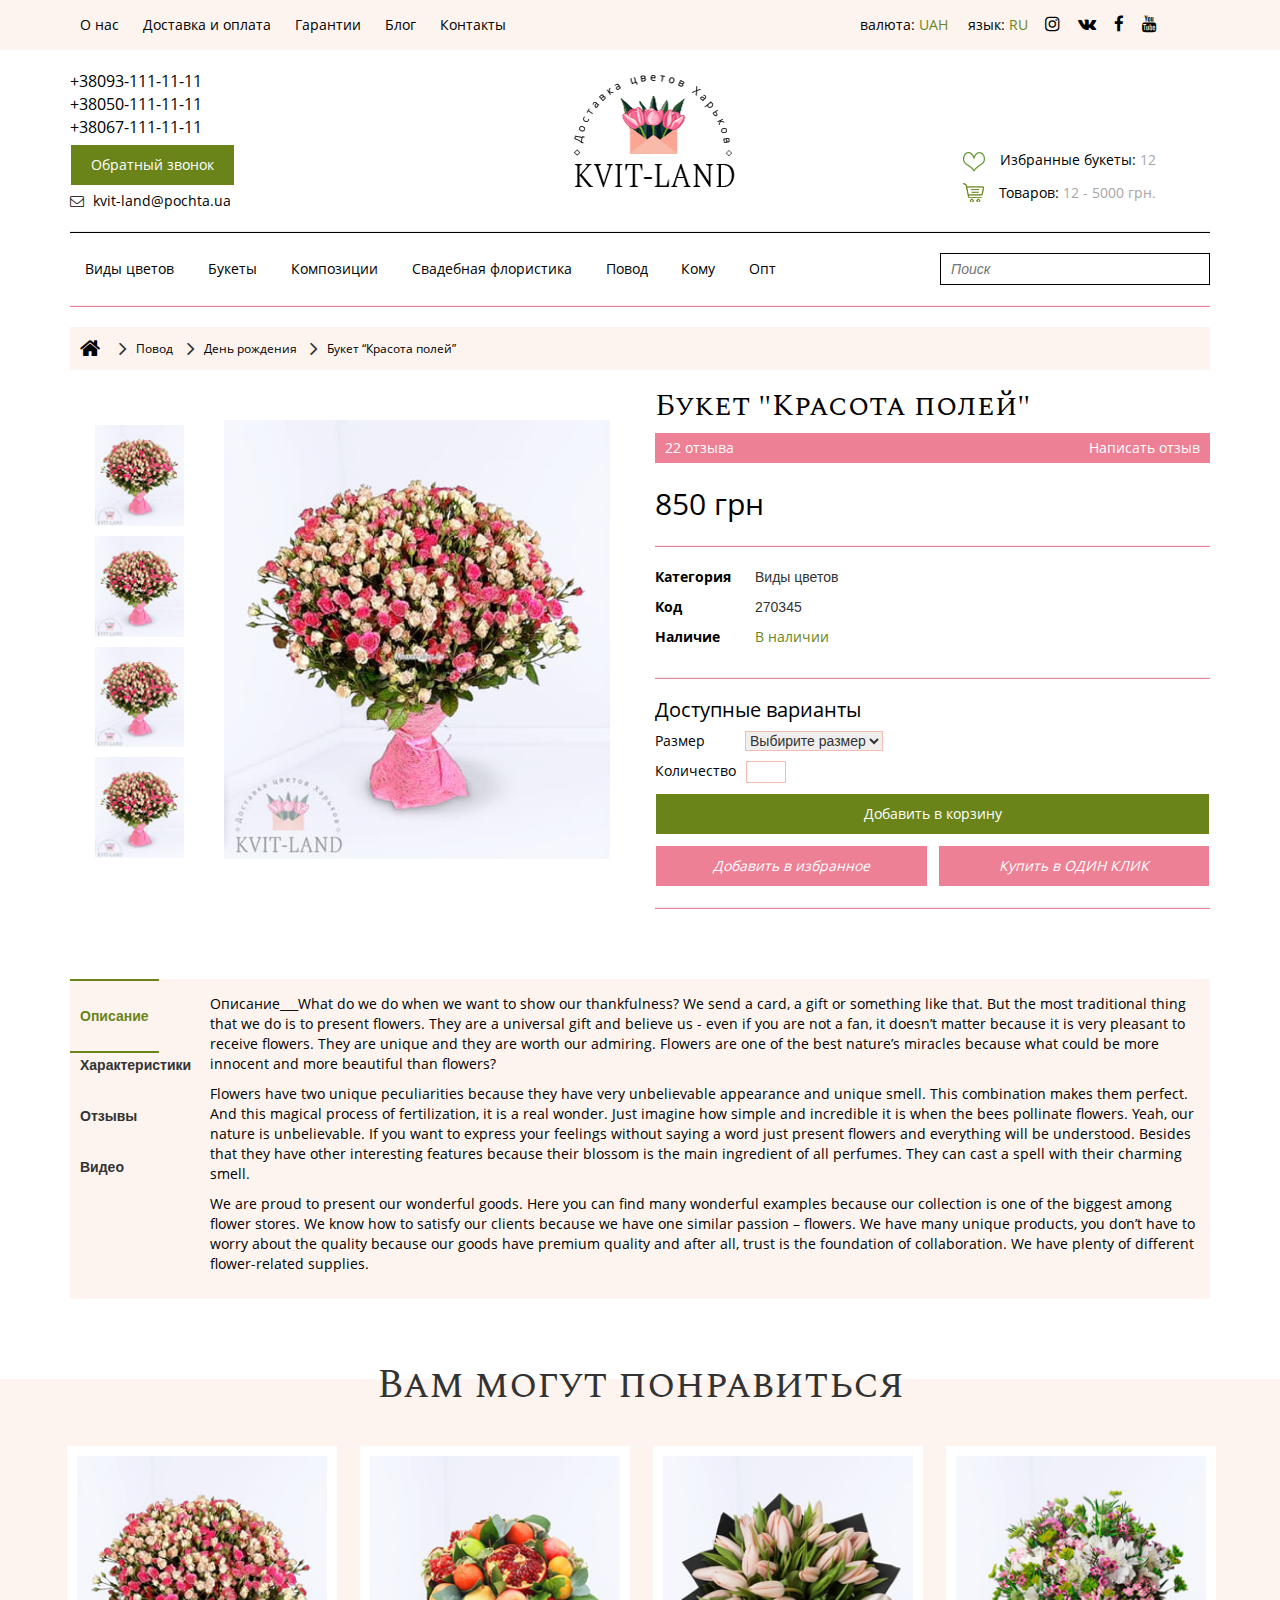
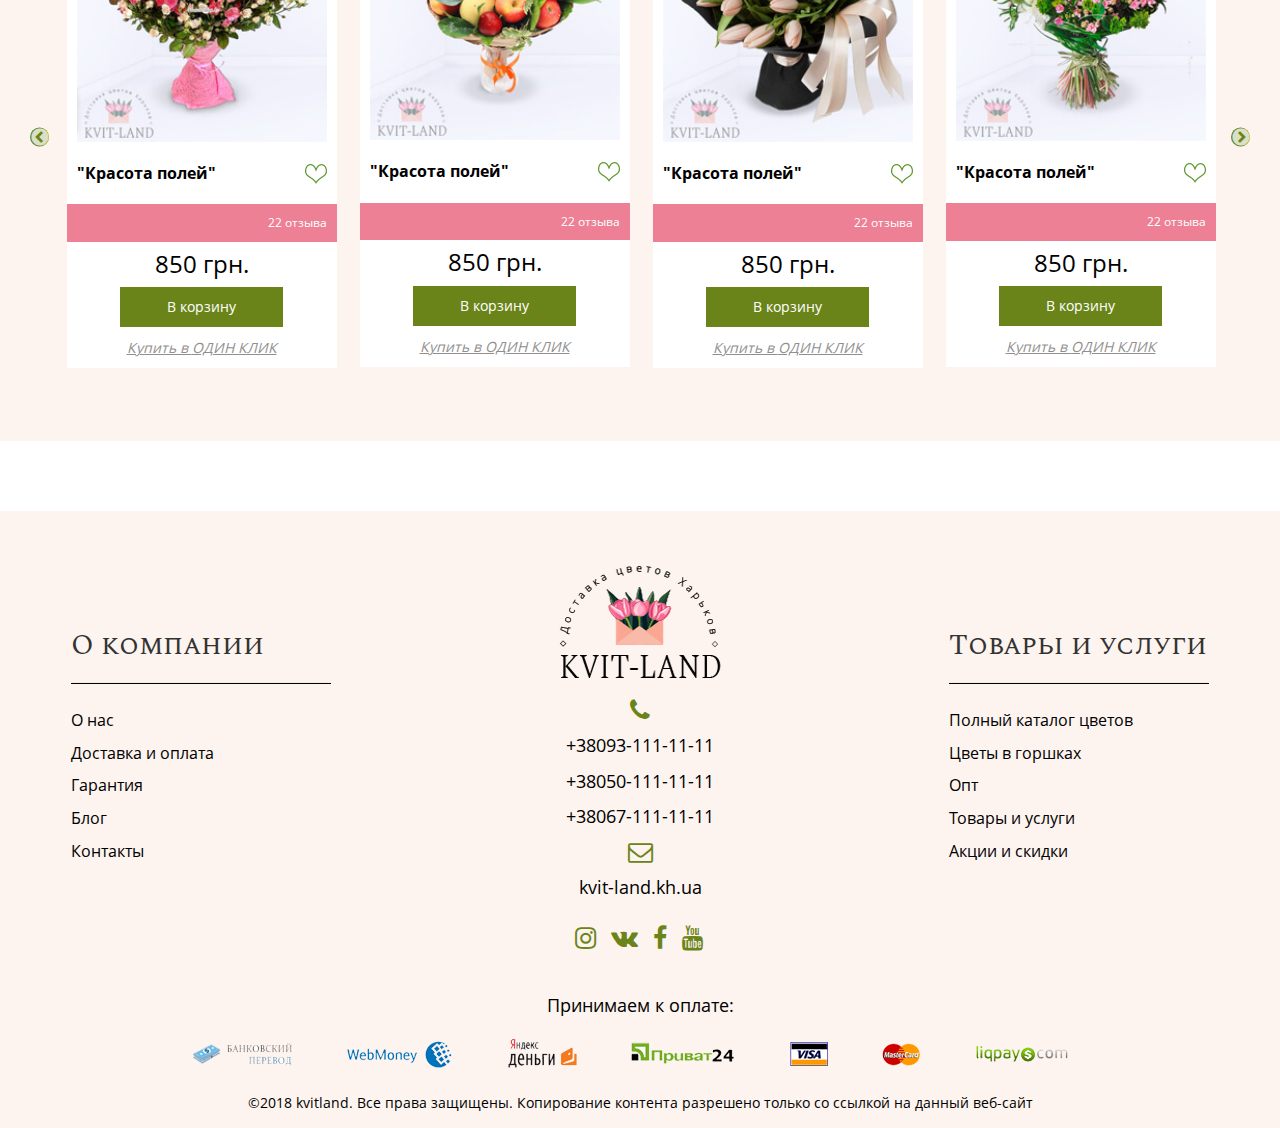
<file: product.html>
<!DOCTYPE html>
<html lang="ru">
<head>
    <meta charset="UTF-8">
    <meta http-equiv="X-UA-Compatible" content="IE=edge">
    <meta name="viewport" content="width=device-width, user-scalable=no, initial-scale=1.0, maximum-scale=1.0, minimum-scale=1.0">
    <title>Kvit-land</title>
    <link href="js/slick/slick.css" rel="stylesheet" type="text/css">
    <link href="js/slick/slick-theme.css" rel="stylesheet" type="text/css">
    <link href="bootstrap/css/bootstrap.css" rel="stylesheet" type="text/css">
    <link href="font-awesome/css/font-awesome.min.css" rel="stylesheet">
    <link href="css/style.css" rel="stylesheet" type="text/css">
    <link href="css/media.css" rel="stylesheet" type="text/css">
<!--[if lt IE 9]>
<script src="https://oss.maxcdn.com/html5shiv/3.7.3/html5shiv.min.js"></script>
<script src="https://oss.maxcdn.com/respond/1.4.2/respond.min.js"></script>
<![endif]-->
</head>
<body>
    <!-- START Header -->
    <header>
        <div class="navTop">
            <div class="container">
                <div class="row">
                    <div class="col-lg-5 col-md-6">
                        <div class="navTop__left">
                            <ul>
                                <li><a href="#">О нас</a></li>
                                <li><a href="#">Доставка и оплата</a></li>
                                <li><a href="#">Гарантии</a></li>
                                <li><a href="#">Блог</a></li>
                                <li><a href="#">Контакты</a></li>
                            </ul>
                        </div>
                    </div>
                    <div class="col-lg-3"></div>
                    <div class="col-lg-4 col-md-6">
                        <div class="navTop__right">
                            <p>валюта: <span>uah</span></p>
                            <p>язык: <span>ru</span></p>
                            <ul>
                                <li><a href="#"><i class="fa fa-instagram" aria-hidden="true"></i></a></li>
                                <li><a href="#"><i class="fa fa-vk" aria-hidden="true"></i></a></li>
                                <li><a href="#"><i class="fa fa-facebook" aria-hidden="true"></i></a></li>
                                <li><a href="#"><i class="fa fa-youtube" aria-hidden="true"></i></a></li>
                            </ul>
                        </div>
                    </div>
                </div>
            </div>
        </div>
        <div class="clearfix"></div>
        <div class="navMiddle">
            <div class="container">
                <div class="row">
                    <div class="col-lg-2 col-md-4">
                        <div class="navMiddle__phones">
                            <a href="tel:+380931111111">+38093-111-11-11</a>
                            <a href="tel:+380501111111">+38050-111-11-11</a>
                            <a href="tel:+380671111111">+38067-111-11-11</a>
                        </div>
                        <div class="navMiddle__btn">
                            <a href="#">
                                <div class="butt">
                                    Обратный звонок
                                </div>
                            </a>
                        </div>
                        <div class="navMiddle__mail">
                            <i class="fa fa-envelope-o" aria-hidden="true"></i>
                            <a href="mailto:kvit-land@pochta.ua">kvit-land@pochta.ua</a>
                        </div>
                    </div>
                    <div class="col-lg-3"></div>
                    <div class="col-lg-2 col-md-4">
                        <div class="navTop__logo">
                            <a href="/"><img src="img/logo.png" alt="Kvit-land"></a>
                        </div>
                    </div>
                    <div class="col-lg-2"></div>
                    <div class="col-lg-3 col-md-4">
                        <div class="navMiddle__trash">
                            <img src="img/favorite.png" alt="Favorite - Kvit-land">
                            <p>Избранные букеты: <span>12</span></p>
                            <div class="clearfix"></div>
                            <img src="img/trash.png" alt="Trash - Kvit-land">
                            <p>Товаров: <span>12 - 5000 грн.</span></p>
                        </div>
                    </div>
                </div>
                <hr>
            </div>
        </div>
        <div class="navBottom">
            <div class="container">
                <div class="row">
                    <div class="col-lg-8 col-md-8">
                        <div class="navBottom__menu">
                            <ul>
                                <li>Виды цветов</li>
                                <li>Букеты</li>
                                <li>Композиции</li>
                                <li>Свадебная флористика</li>
                                <li>Повод</li>
                                <li>Кому</li>
                                <li>Опт</li>
                            </ul>
                        </div>
                    </div>
                    <div class="col-lg-4 col-md-4">
                        <div class="navBottom__search">
                            <input type="search" placeholder="Поиск">
                        </div>
                    </div>
                </div>
            </div>
        </div>
        <div class="clearfix"></div>
    </header>
    <!-- END Header -->
    <section class="product">
        <div class="container">
            <hr class="sec">
            <div class="row">
                <div class="col-lg-12">
                    <div class="breadcrumbs">
                        <a href="/"><i class="fa fa-home" aria-hidden="true"></i></a>
                        <i class="fa fa-angle-right" aria-hidden="true"></i>
                        <a href="#"><span>Повод</span></a>
                        <i class="fa fa-angle-right" aria-hidden="true"></i>
                        <a href="#"><span>День рождения</span></a>
                        <i class="fa fa-angle-right" aria-hidden="true"></i>
                        <a href="#"><span>Букет “Красота полей”</span></a>
                    </div>
                </div>
            </div>
            <div class="row">
                <div class="col-lg-6 col-md-6">
                    <div class="product__img">
                        <div class="col-lg-3">
                            <div class="product__img-vert">
                                <img src="img/prod_prev.jpg" alt="Product - Kvit-land">
                                <img src="img/prod_prev.jpg" alt="Product - Kvit-land">
                                <img src="img/prod_prev.jpg" alt="Product - Kvit-land">
                                <img src="img/prod_prev.jpg" alt="Product - Kvit-land">
                            </div>
                        </div>
                        <div class="col-lg-9">
                            <div class="product__img-goriz">
                                <img src="img/prod_big.jpg" alt="Product - Kvit-land">
                            </div>
                        </div>
                    </div>
                </div>
                <div class="col-lg-6 col-md-6">
                    <div class="product__info">
                        <h1>Букет "Красота полей"</h1>
                    </div>
                    <div class="product__comm">
                        <span><a href="#">22 отзыва</p></span>
                            <a href="#">Написать отзыв</a>
                        </div>
                        <div class="product__price">
                            <p>850 грн</p>
                        </div>
                        <hr>
                        <div class="product__desc">
                            <p>Категория</p><span>Виды цветов</span>
                            <div class="clearfix"></div>
                            <p>Код</p><span>270345</span>
                            <div class="clearfix"></div>
                            <p>Наличие</p><a href="">В наличии</a>
                            <div class="clearfix"></div>
                        </div>
                        <hr>
                        <div class="product__vibor">
                            <h4>Доступные варианты</h4>
                            <p>Размер</p>
                            <select>
                                <option>Выбирите размер</option>
                                <option>1</option>
                                <option>2</option>
                                <option>3</option>
                                <option>4</option>
                            </select>
                            <div class="clearfix"></div>
                            <p>Количество</p>
                            <input type="text">
                        </div>
                        <div class="product__butt">
                            <div class="product__butt-top">
                                <a href="#">
                                    <div class="butt">
                                        Добавить в корзину
                                    </div>
                                </a>
                            </div>
                            <div class="product__butt-bottom">
                                <div class="left">
                                    <a href="#">
                                        <div class="butt">
                                            Добавить в избранное
                                        </div>
                                    </a>
                                </div>
                                <div class="right">
                                    <a href="#">
                                        <div class="butt">
                                            Купить в <span>один клик</span>
                                        </div>
                                    </a>
                                </div>
                                <div class="clearfix"></div>
                            </div>
                            <hr>
                        </div>
                    </div>
                </div>
                <div class="productTabs">
                    <input type="radio" name="odin" checked="checked" id="vkl1">
                    <label for="vkl1">Описание</label>
                    <input type="radio" name="odin" id="vkl2">
                    <label for="vkl2">Характеристики</label>
                    <input type="radio" name="odin" id="vkl3">
                    <label for="vkl3">Отзывы</label>
                    <input type="radio" name="odin" id="vkl4">
                    <label for="vkl4">Видео</label>
                    <div class="productTabs__desc">
                        <p>Описание___What do we do when we want to show our thankfulness? We send a card, a gift or something like that. But the most traditional thing that we do is to present flowers. They are a universal gift and believe us - even if you are not a fan, it doesn’t matter because it is very pleasant to receive flowers. They are unique and they are worth our admiring. Flowers are one of the best nature’s miracles because what could be more innocent and more beautiful than flowers?</p>
                        <p>Flowers have two unique peculiarities because they have very unbelievable appearance and unique smell. This combination makes them perfect. And this magical process of fertilization, it is a real wonder. Just imagine how simple and incredible it is when the bees pollinate flowers. Yeah, our nature is unbelievable. If you want to express your feelings without saying a word just present flowers and everything will be understood. Besides that they have other interesting features because their blossom is the main ingredient of all perfumes. They can cast a spell with their charming smell.</p>
                        <p>We are proud to present our wonderful goods. Here you can find many wonderful examples because our collection is one of the biggest among flower stores. We know how to satisfy our clients because we have one similar passion – flowers. We have many unique products, you don’t have to worry about the quality because our goods have premium quality and after all, trust is the foundation of collaboration. We have plenty of different flower-related supplies.</p>
                    </div>
                    <div class="productTabs__desc">
                        <p>Характеристики___What do we do when we want to show our thankfulness? We send a card, a gift or something like that. But the most traditional thing that we do is to present flowers. They are a universal gift and believe us - even if you are not a fan, it doesn’t matter because it is very pleasant to receive flowers. They are unique and they are worth our admiring. Flowers are one of the best nature’s miracles because what could be more innocent and more beautiful than flowers?</p>
                        <p>Flowers have two unique peculiarities because they have very unbelievable appearance and unique smell. This combination makes them perfect. And this magical process of fertilization, it is a real wonder. Just imagine how simple and incredible it is when the bees pollinate flowers. Yeah, our nature is unbelievable. If you want to express your feelings without saying a word just present flowers and everything will be understood. Besides that they have other interesting features because their blossom is the main ingredient of all perfumes. They can cast a spell with their charming smell.</p>
                        <p>We are proud to present our wonderful goods. Here you can find many wonderful examples because our collection is one of the biggest among flower stores. We know how to satisfy our clients because we have one similar passion – flowers. We have many unique products, you don’t have to worry about the quality because our goods have premium quality and after all, trust is the foundation of collaboration. We have plenty of different flower-related supplies.</p>
                    </div>
                    <div class="productTabs__desc">
                        <p>Отзывы___What do we do when we want to show our thankfulness? We send a card, a gift or something like that. But the most traditional thing that we do is to present flowers. They are a universal gift and believe us - even if you are not a fan, it doesn’t matter because it is very pleasant to receive flowers. They are unique and they are worth our admiring. Flowers are one of the best nature’s miracles because what could be more innocent and more beautiful than flowers?</p>
                        <p>Flowers have two unique peculiarities because they have very unbelievable appearance and unique smell. This combination makes them perfect. And this magical process of fertilization, it is a real wonder. Just imagine how simple and incredible it is when the bees pollinate flowers. Yeah, our nature is unbelievable. If you want to express your feelings without saying a word just present flowers and everything will be understood. Besides that they have other interesting features because their blossom is the main ingredient of all perfumes. They can cast a spell with their charming smell.</p>
                        <p>We are proud to present our wonderful goods. Here you can find many wonderful examples because our collection is one of the biggest among flower stores. We know how to satisfy our clients because we have one similar passion – flowers. We have many unique products, you don’t have to worry about the quality because our goods have premium quality and after all, trust is the foundation of collaboration. We have plenty of different flower-related supplies.</p>
                    </div>
                    <div class="productTabs__desc">
                        <p>Видео____What do we do when we want to show our thankfulness? We send a card, a gift or something like that. But the most traditional thing that we do is to present flowers. They are a universal gift and believe us - even if you are not a fan, it doesn’t matter because it is very pleasant to receive flowers. They are unique and they are worth our admiring. Flowers are one of the best nature’s miracles because what could be more innocent and more beautiful than flowers?</p>
                        <p>Flowers have two unique peculiarities because they have very unbelievable appearance and unique smell. This combination makes them perfect. And this magical process of fertilization, it is a real wonder. Just imagine how simple and incredible it is when the bees pollinate flowers. Yeah, our nature is unbelievable. If you want to express your feelings without saying a word just present flowers and everything will be understood. Besides that they have other interesting features because their blossom is the main ingredient of all perfumes. They can cast a spell with their charming smell.</p>
                        <p>We are proud to present our wonderful goods. Here you can find many wonderful examples because our collection is one of the biggest among flower stores. We know how to satisfy our clients because we have one similar passion – flowers. We have many unique products, you don’t have to worry about the quality because our goods have premium quality and after all, trust is the foundation of collaboration. We have plenty of different flower-related supplies.</p>
                    </div>
                </div>
            </div>
            <div class="custumersLike">
                <h2>Вам могут понравиться</h2>
                <div class="container">
                    <div class="row">
                        <div class="like_sl">
                            <div class="popular">
                                <div class="popBlock">
                                    <div class="popBlock__img">
                                        <img src="img/flower_photo_1.jpg" alt="Flower - Kvit-land">
                                    </div>
                                    <div class="popBlock__name clearfix">
                                        <p>"Красота полей"</p>
                                        <img src="img/favorite.png" alt="Favorite - Kvit-land">
                                    </div>
                                    <div class="popBlock__rev clearfix">
                                        <p>22 отзыва</p>
                                    </div>
                                    <div class="popBlock__price">
                                        <p>850 грн.</p>
                                    </div>
                                    <div class="popBlock__btn">
                                        <a href="#">
                                            <div class="butt">
                                                В корзину
                                            </div>
                                        </a>
                                        <br>
                                        <a href="#" class="popBlock__btn-oneClick">Купить в <span>один клик</span></a>
                                    </div>
                                </div>
                            </div>
                            <div class="popular">
                                <div class="popBlock">
                                    <div class="popBlock__img">
                                        <img src="img/flower_photo_2.jpg" alt="Flower - Kvit-land">
                                    </div>
                                    <div class="popBlock__name clearfix">
                                        <p>"Красота полей"</p>
                                        <img src="img/favorite.png" alt="Favorite - Kvit-land">
                                    </div>
                                    <div class="popBlock__rev clearfix">
                                        <p>22 отзыва</p>
                                    </div>
                                    <div class="popBlock__price">
                                        <p>850 грн.</p>
                                    </div>
                                    <div class="popBlock__btn">
                                        <a href="#">
                                            <div class="butt">
                                                В корзину
                                            </div>
                                        </a>
                                        <br>
                                        <a href="#" class="popBlock__btn-oneClick">Купить в <span>один клик</span></a>
                                    </div>
                                </div>
                            </div>
                            <div class="popular">
                                <div class="popBlock">
                                    <div class="popBlock__img">
                                        <img src="img/flower_photo_3.jpg" alt="Flower - Kvit-land">
                                    </div>
                                    <div class="popBlock__name clearfix">
                                        <p>"Красота полей"</p>
                                        <img src="img/favorite.png" alt="Favorite - Kvit-land">
                                    </div>
                                    <div class="popBlock__rev clearfix">
                                        <p>22 отзыва</p>
                                    </div>
                                    <div class="popBlock__price">
                                        <p>850 грн.</p>
                                    </div>
                                    <div class="popBlock__btn">
                                        <a href="#">
                                            <div class="butt">
                                                В корзину
                                            </div>
                                        </a>
                                        <br>
                                        <a href="#" class="popBlock__btn-oneClick">Купить в <span>один клик</span></a>
                                    </div>
                                </div>
                            </div>
                            <div class="popular">
                                <div class="popBlock">
                                    <div class="popBlock__img">
                                        <img src="img/flower_photo_4.jpg" alt="Flower - Kvit-land">
                                    </div>
                                    <div class="popBlock__name clearfix">
                                        <p>"Красота полей"</p>
                                        <img src="img/favorite.png" alt="Favorite - Kvit-land">
                                    </div>
                                    <div class="popBlock__rev clearfix">
                                        <p>22 отзыва</p>
                                    </div>
                                    <div class="popBlock__price">
                                        <p>850 грн.</p>
                                    </div>
                                    <div class="popBlock__btn">
                                        <a href="#">
                                            <div class="butt">
                                                В корзину
                                            </div>
                                        </a>
                                        <br>
                                        <a href="#" class="popBlock__btn-oneClick">Купить в <span>один клик</span></a>
                                    </div>
                                </div>
                            </div>
                            <div class="popular">
                                <div class="popBlock">
                                    <div class="popBlock__img">
                                        <img src="img/flower_photo_1.jpg" alt="Flower - Kvit-land">
                                    </div>
                                    <div class="popBlock__name clearfix">
                                        <p>"Красота полей"</p>
                                        <img src="img/favorite.png" alt="Favorite - Kvit-land">
                                    </div>
                                    <div class="popBlock__rev clearfix">
                                        <p>22 отзыва</p>
                                    </div>
                                    <div class="popBlock__price">
                                        <p>850 грн.</p>
                                    </div>
                                    <div class="popBlock__btn">
                                        <a href="#">
                                            <div class="butt">
                                                В корзину
                                            </div>
                                        </a>
                                        <br>
                                        <a href="#" class="popBlock__btn-oneClick">Купить в <span>один клик</span></a>
                                    </div>
                                </div>
                            </div>
                            <div class="popular">
                                <div class="popBlock">
                                    <div class="popBlock__img">
                                        <img src="img/flower_photo_2.jpg" alt="Flower - Kvit-land">
                                    </div>
                                    <div class="popBlock__name clearfix">
                                        <p>"Красота полей"</p>
                                        <img src="img/favorite.png" alt="Favorite - Kvit-land">
                                    </div>
                                    <div class="popBlock__rev clearfix">
                                        <p>22 отзыва</p>
                                    </div>
                                    <div class="popBlock__price">
                                        <p>850 грн.</p>
                                    </div>
                                    <div class="popBlock__btn">
                                        <a href="#">
                                            <div class="butt">
                                                В корзину
                                            </div>
                                        </a>
                                        <br>
                                        <a href="#" class="popBlock__btn-oneClick">Купить в <span>один клик</span></a>
                                    </div>
                                </div>
                            </div>
                        </div>
                    </div>
                </div>
            </div>
        </div>
    </section>
    <!-- START Footer -->
    <footer>
        <div class="container">
            <div class="row">
                <div class="col-lg-3 col-md-4 col-sm-4">
                    <div class="leftContent">
                        <h2>О компании</h2>
                        <hr>
                        <ul>
                            <li><a href="#">О нас</a></li>
                            <li><a href="#">Доставка и оплата</a></li>
                            <li><a href="#">Гарантия</a></li>
                            <li><a href="#">Блог</a></li>
                            <li><a href="#">Контакты</a></li>
                        </ul>
                    </div>
                </div>
                <div class="col-lg-2"></div>
                <div class="col-lg-2 col-md-4 col-sm-4">
                    <div class="centerContent">
                        <div class="centerContent__logo">
                            <a href="/"><img src="img/logo.png" alt="Kvit-land"></a>
                        </div>
                        <i class="fa fa-phone" aria-hidden="true"></i>
                        <a href="tel:+380931111111">+38093-111-11-11</a>
                        <a href="tel:+380501111111">+38050-111-11-11</a>
                        <a href="tel:+380671111111">+38067-111-11-11</a>
                        <i class="fa fa-envelope-o" aria-hidden="true"></i>
                        <a href="/">kvit-land.kh.ua</a>
                        <div class="centerContent__social">
                            <a href="#"><i class="fa fa-instagram" aria-hidden="true"></i></a>
                            <a href="#"><i class="fa fa-vk" aria-hidden="true"></i></a>
                            <a href="#"><i class="fa fa-facebook" aria-hidden="true"></i></a>
                            <a href="#"><i class="fa fa-youtube" aria-hidden="true"></i></a>
                        </div>
                    </div>
                </div>
                <div class="col-lg-2"></div>
                <div class="col-lg-3 col-md-4 col-sm-4">
                    <div class="rightContent">
                        <h2>Товары и услуги</h2>
                        <hr>
                        <ul>
                            <li><a href="#">Полный каталог цветов</a></li>
                            <li><a href="#">Цветы в горшках</a></li>
                            <li><a href="#">Опт</a></li>
                            <li><a href="#">Товары и услуги</a></li>
                            <li><a href="#">Акции и скидки</a></li>
                        </ul>
                    </div>
                </div>
            </div>
            <div class="row">
                <div class="pay">
                    <div class="col-lg-1"></div>
                    <div class="col-lg-10 col-md-12">
                        <p>Принимаем к оплате:</p>
                        <img src="img/pay_1.png" alt="Pay - Kvit-land">
                        <img src="img/pay_2.png" alt="Pay - Kvit-land">
                        <img src="img/pay_3.png" alt="Pay - Kvit-land">
                        <img src="img/pay_4.png" alt="Pay - Kvit-land">
                        <img src="img/pay_5.png" alt="Pay - Kvit-land">
                        <img src="img/pay_6.png" alt="Pay - Kvit-land">
                        <img src="img/pay_7.png" alt="Pay - Kvit-land">
                    </div>
                    <div class="col-lg-1"></div>
                    <hr>
                </div>
            </div>
            <div class="row">
                <div class="copy">
                    <p>&copy;2018 kvitland. Все права защищены. Копирование контента разрешено только со ссылкой на данный веб-сайт</p>
                </div>
            </div>
        </div>
    </footer>
    <!-- END Footer -->
    <script type="text/javascript" src="https://ajax.googleapis.com/ajax/libs/jquery/1.12.4/jquery.min.js"></script>
    <script type="text/javascript" src="js/slick/slick.min.js"></script>
    <script type="text/javascript" src="js/head_slider.js"></script>
    <script type="text/javascript" src="js/rev_slider.js"></script>
</body>
</html>
</file>
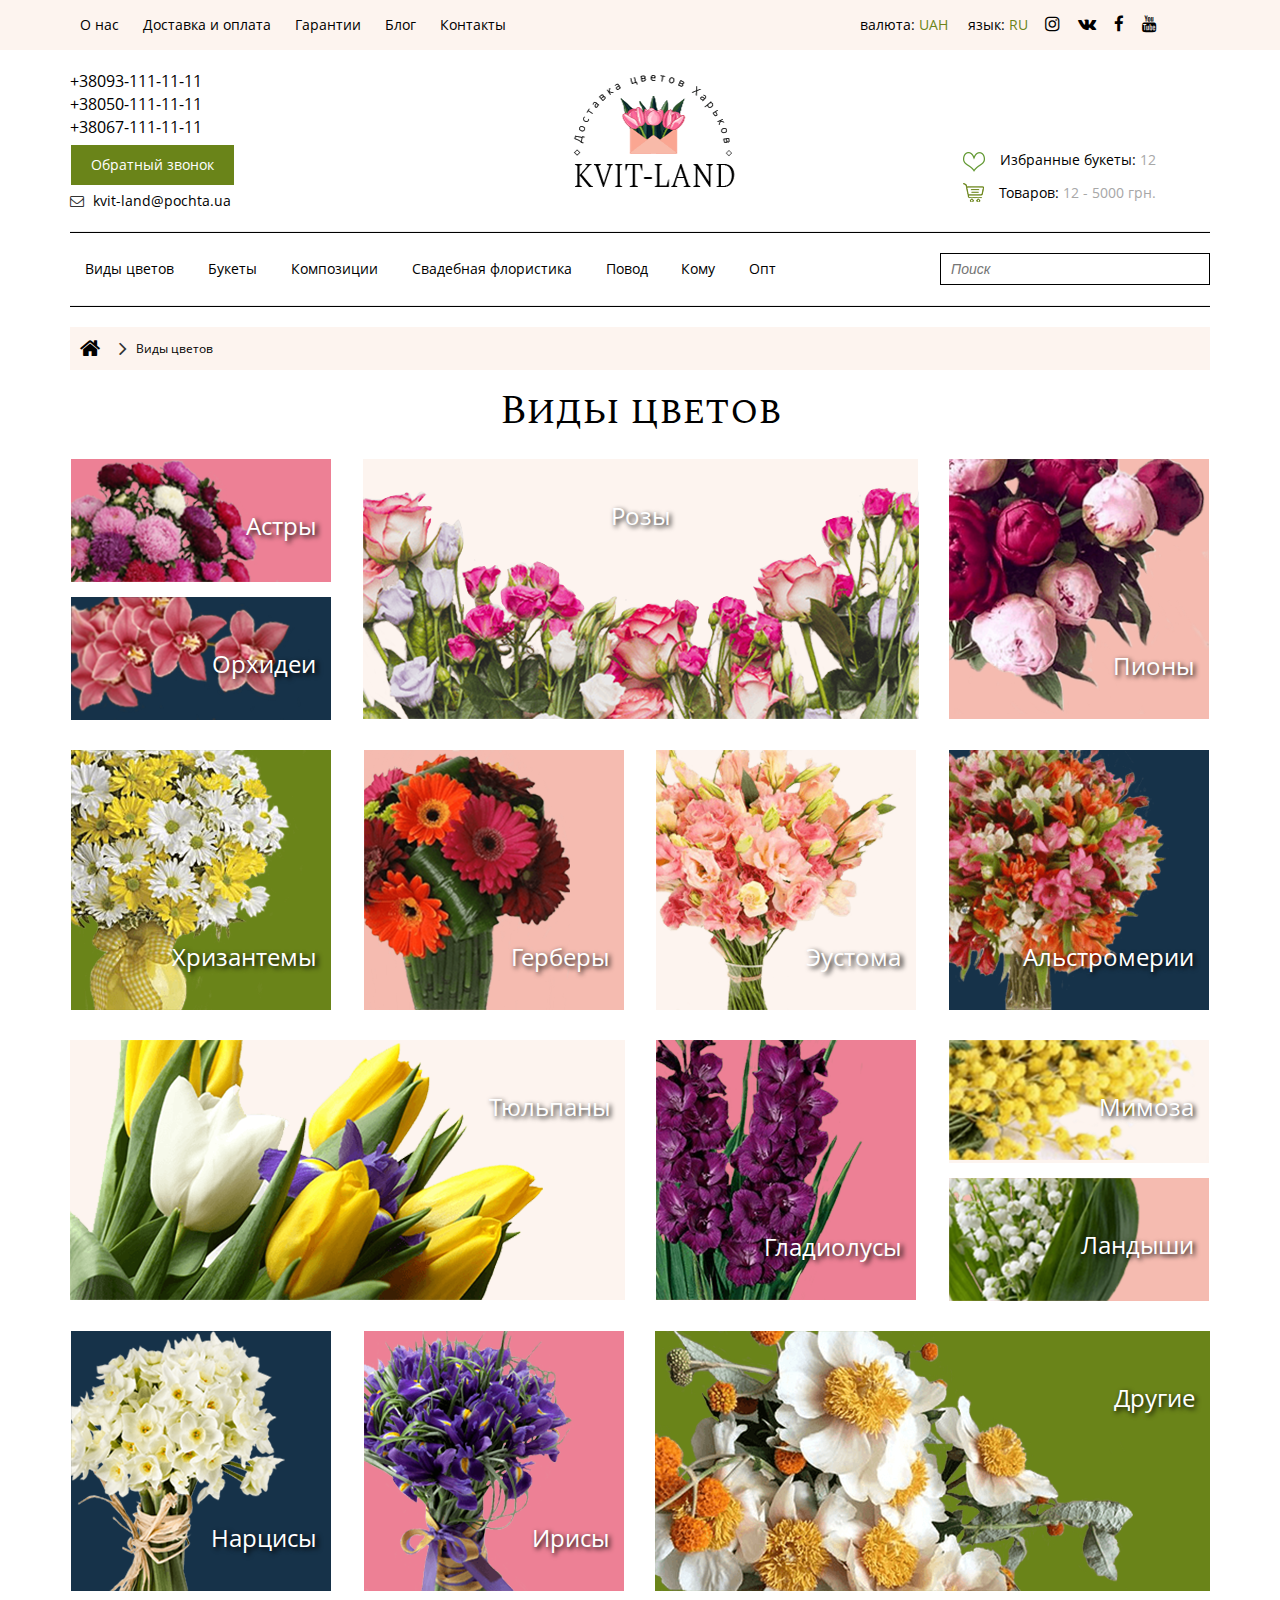
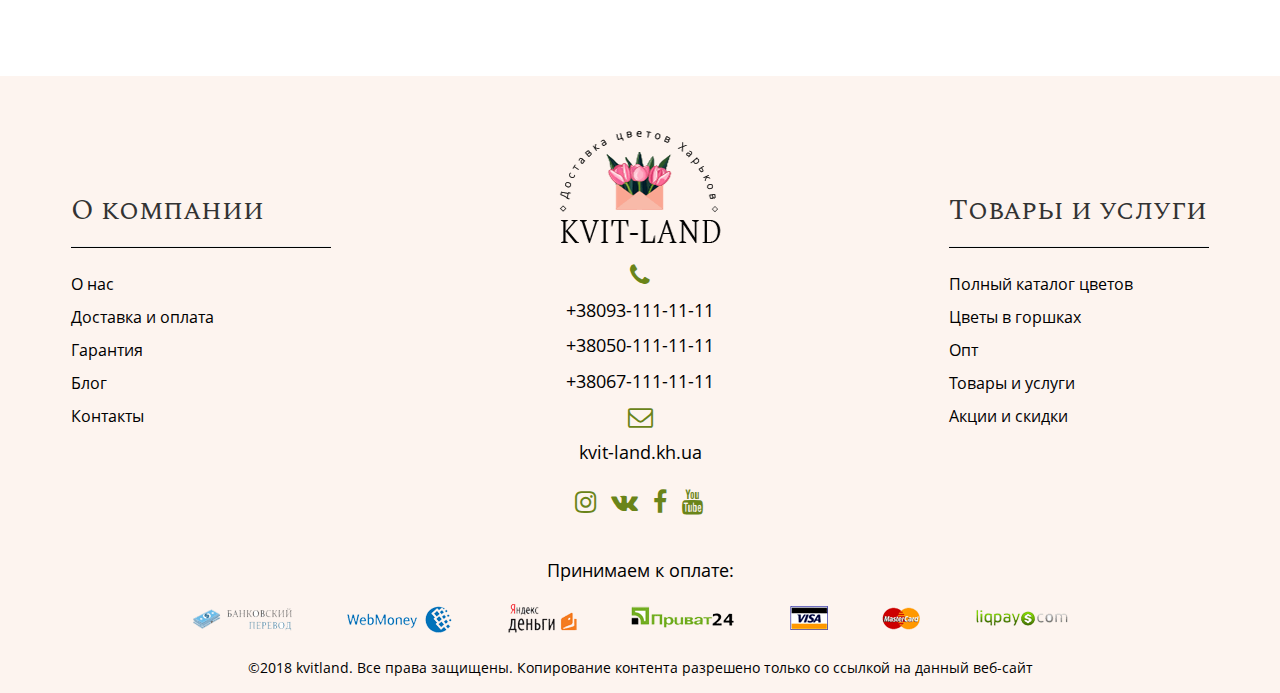
<file: typesofflowers.html>
<!DOCTYPE html>
<html lang="ru">
<head>
  <meta charset="UTF-8">
  <meta http-equiv="X-UA-Compatible" content="IE=edge">
  <meta name="viewport" content="width=device-width, user-scalable=no, initial-scale=1.0, maximum-scale=1.0, minimum-scale=1.0">
  <title>Kvit-land</title>
  <link href="js/slick/slick.css" rel="stylesheet" type="text/css">
  <link href="js/slick/slick-theme.css" rel="stylesheet" type="text/css">
  <link href="bootstrap/css/bootstrap.css" rel="stylesheet" type="text/css">
  <link href="font-awesome/css/font-awesome.min.css" rel="stylesheet">
  <link href="css/style.css" rel="stylesheet" type="text/css">
  <link href="css/media.css" rel="stylesheet" type="text/css">
<!--[if lt IE 9]>
<script src="https://oss.maxcdn.com/html5shiv/3.7.3/html5shiv.min.js"></script>
<script src="https://oss.maxcdn.com/respond/1.4.2/respond.min.js"></script>
<![endif]-->
</head>
<body>
  <!-- START Header -->
  <header>
    <div class="navTop">
      <div class="container">
        <div class="row">
          <div class="col-lg-5 col-md-6">
            <div class="navTop__left">
              <ul>
                <li><a href="#">О нас</a></li>
                <li><a href="#">Доставка и оплата</a></li>
                <li><a href="#">Гарантии</a></li>
                <li><a href="#">Блог</a></li>
                <li><a href="#">Контакты</a></li>
              </ul>
            </div>
          </div>
          <div class="col-lg-3"></div>
          <div class="col-lg-4 col-md-6">
            <div class="navTop__right">
              <p>валюта: <span>uah</span></p>
              <p>язык: <span>ru</span></p>
              <ul>
                <li><a href="#"><i class="fa fa-instagram" aria-hidden="true"></i></a></li>
                <li><a href="#"><i class="fa fa-vk" aria-hidden="true"></i></a></li>
                <li><a href="#"><i class="fa fa-facebook" aria-hidden="true"></i></a></li>
                <li><a href="#"><i class="fa fa-youtube" aria-hidden="true"></i></a></li>
              </ul>
            </div>
          </div>
        </div>
      </div>
    </div>
    <div class="clearfix"></div>
    <div class="navMiddle">
      <div class="container">
        <div class="row">
          <div class="col-lg-2 col-md-4">
            <div class="navMiddle__phones">
              <a href="tel:+380931111111">+38093-111-11-11</a>
              <a href="tel:+380501111111">+38050-111-11-11</a>
              <a href="tel:+380671111111">+38067-111-11-11</a>
            </div>
            <div class="navMiddle__btn">
              <a href="#">
                <div class="butt">
                  Обратный звонок
                </div>
              </a>
            </div>
            <div class="navMiddle__mail">
              <i class="fa fa-envelope-o" aria-hidden="true"></i>
              <a href="mailto:kvit-land@pochta.ua">kvit-land@pochta.ua</a>
            </div>
          </div>
          <div class="col-lg-3"></div>
          <div class="col-lg-2 col-md-4">
            <div class="navTop__logo">
              <a href="/"><img src="img/logo.png" alt="Kvit-land"></a>
            </div>
          </div>
          <div class="col-lg-2"></div>
          <div class="col-lg-3 col-md-4">
            <div class="navMiddle__trash">
              <img src="img/favorite.png" alt="Favorite - Kvit-land">
              <p>Избранные букеты: <span>12</span></p>
              <div class="clearfix"></div>
              <img src="img/trash.png" alt="Trash - Kvit-land">
              <p>Товаров: <span>12 - 5000 грн.</span></p>
            </div>
          </div>
        </div>
        <hr>
      </div>
    </div>
    <div class="navBottom">
      <div class="container">
        <div class="row">
          <div class="col-lg-8 col-md-8">
            <div class="navBottom__menu">
              <ul>
                <li>Виды цветов</li>
                <li>Букеты</li>
                <li>Композиции</li>
                <li>Свадебная флористика</li>
                <li>Повод</li>
                <li>Кому</li>
                <li>Опт</li>
              </ul>
            </div>
          </div>
          <div class="col-lg-4 col-md-4">
            <div class="navBottom__search">
              <input type="search" placeholder="Поиск">
            </div>
          </div>
        </div>
      </div>
    </div>
    <div class="clearfix"></div>
  </header>
  <!-- END Header -->
  <section class="typesofflowers">
    <div class="container">
      <hr class="sec">
      <div class="row">
        <div class="col-lg-12">
          <div class="breadcrumbs">
            <a href="/"><i class="fa fa-home" aria-hidden="true"></i></a>
            <i class="fa fa-angle-right" aria-hidden="true"></i>
            <a href="#"><span>Виды цветов</span></a>
          </div>
        </div>
      </div>
      <div class="row">
        <h1>Виды цветов</h1>
        <div class="col-lg-3 col-md-4 col-sm-4">
          <a href="#">
            <div class="typesofflowersBlock tb1">
              <div class="typesofflowersBlock__img">
                <img src="img/tof_astri.png" alt="Type of flowers - Kvit-land">
              </div>
              <div class="typesofflowersBlock__desc">
                <p>Астры</p>
              </div>
            </div>
          </a>
          <a href="#">
            <div class="typesofflowersBlock tb1_1">
              <div class="typesofflowersBlock__img">
                <img src="img/tof_orhi.png" alt="Type of flowers - Kvit-land">
              </div>
              <div class="typesofflowersBlock__desc">
                <p>Орхидеи</p>
              </div>
            </div>
          </a>
        </div>
        <div class="col-lg-6 col-md-4 col-sm-4">
          <a href="#">
            <div class="typesofflowersBlock tb2">
              <div class="typesofflowersBlock__img">
                <img src="img/tof_roses.png" alt="Type of flowers - Kvit-land">
              </div>
              <div class="typesofflowersBlock__desc">
                <p>Розы</p>
              </div>
            </div>
          </a>
        </div>
        <div class="col-lg-3 col-md-4 col-sm-4">
          <a href="#">
            <div class="typesofflowersBlock tb3">
              <div class="typesofflowersBlock__img">
                <img src="img/tof_pioni.png" alt="Type of flowers - Kvit-land">
              </div>
              <div class="typesofflowersBlock__desc">
                <p>Пионы</p>
              </div>
            </div>
          </a>
        </div>
      </div>
      <div class="row">
        <div class="col-lg-3 col-md-3 col-sm-6">
          <a href="#">
            <div class="typesofflowersBlock tb4">
              <div class="typesofflowersBlock__img">
                <img src="img/tof_hriz.png" alt="Type of flowers - Kvit-land">
              </div>
              <div class="typesofflowersBlock__desc">
                <p>Хризантемы</p>
              </div>
            </div>
          </a>
        </div>
        <div class="col-lg-3 col-md-3 col-sm-6">
          <a href="#">
            <div class="typesofflowersBlock tb5">
              <div class="typesofflowersBlock__img">
                <img src="img/tof_gerb.png" alt="Type of flowers - Kvit-land">
              </div>
              <div class="typesofflowersBlock__desc">
                <p>Герберы</p>
              </div>
            </div>
          </a>
        </div>
        <div class="col-lg-3 col-md-3 col-sm-6">
          <a href="#">
            <div class="typesofflowersBlock tb6">
              <div class="typesofflowersBlock__img">
                <img src="img/tof_eustoma.png" alt="Type of flowers - Kvit-land">
              </div>
              <div class="typesofflowersBlock__desc">
                <p>Эустома</p>
              </div>
            </div>
          </a>
        </div>
        <div class="col-lg-3 col-md-3 col-sm-6">
          <a href="#">
            <div class="typesofflowersBlock tb7">
              <div class="typesofflowersBlock__img">
                <img src="img/tof_alstr.png" alt="Type of flowers - Kvit-land">
              </div>
              <div class="typesofflowersBlock__desc">
                <p>Альстромерии</p>
              </div>
            </div>
          </a>
        </div>
      </div>
      <div class="row">
        <div class="col-lg-6 col-md-4 col-sm-4">
          <a href="#">
            <div class="typesofflowersBlock tb8">
              <div class="typesofflowersBlock__img">
                <img src="img/tof_tulp.png" alt="Type of flowers - Kvit-land">
              </div>
              <div class="typesofflowersBlock__desc">
                <p>Тюльпаны</p>
              </div>
            </div>
          </a>
        </div>
        <div class="col-lg-3 col-md-4 col-sm-4">
          <a href="#">
            <div class="typesofflowersBlock tb9">
              <div class="typesofflowersBlock__img">
                <img src="img/tof_glad.png" alt="Type of flowers - Kvit-land">
              </div>
              <div class="typesofflowersBlock__desc">
                <p>Гладиолусы</p>
              </div>
            </div>
          </a>
        </div>
        <div class="col-lg-3 col-md-4 col-sm-4">
          <a href="#">
            <div class="typesofflowersBlock tb10">
              <div class="typesofflowersBlock__img">
                <img src="img/tof_mim.png" alt="Type of flowers - Kvit-land">
              </div>
              <div class="typesofflowersBlock__desc">
                <p>Мимоза</p>
              </div>
            </div>
          </a>
          <a href="#">
            <div class="typesofflowersBlock tb10_1">
              <div class="typesofflowersBlock__img">
                <img src="img/tof_lan.png" alt="Type of flowers - Kvit-land">
              </div>
              <div class="typesofflowersBlock__desc">
                <p>Ландыши</p>
              </div>
            </div>
          </a>
        </div>
      </div>
      <div class="row">
        <div class="col-lg-3 col-md-4 col-sm-4">
          <a href="#">
            <div class="typesofflowersBlock tb11">
              <div class="typesofflowersBlock__img">
                <img src="img/tof_nar.png" alt="Type of flowers - Kvit-land">
              </div>
              <div class="typesofflowersBlock__desc">
                <p>Нарцисы</p>
              </div>
            </div>
          </a>
        </div>
        <div class="col-lg-3 col-md-4 col-sm-4">
          <a href="#">
            <div class="typesofflowersBlock tb12">
              <div class="typesofflowersBlock__img">
                <img src="img/tof_ir.png" alt="Type of flowers - Kvit-land">
              </div>
              <div class="typesofflowersBlock__desc">
                <p>Ирисы</p>
              </div>
            </div>
          </a>
        </div>
        <div class="col-lg-6 col-md-4 col-sm-4">
          <a href="#">
            <div class="typesofflowersBlock tb13">
              <div class="typesofflowersBlock__img">
                <img src="img/tof_other.png" alt="Type of flowers - Kvit-land">
              </div>
              <div class="typesofflowersBlock__desc">
                <p>Другие</p>
              </div>
            </div>
          </a>
        </div>
      </div>
    </div>
  </section>
  <!-- START Footer -->
  <footer>
    <div class="container">
      <div class="row">
        <div class="col-lg-3 col-md-4 col-sm-4">
          <div class="leftContent">
            <h2>О компании</h2>
            <hr>
            <ul>
              <li><a href="#">О нас</a></li>
              <li><a href="#">Доставка и оплата</a></li>
              <li><a href="#">Гарантия</a></li>
              <li><a href="#">Блог</a></li>
              <li><a href="#">Контакты</a></li>
            </ul>
          </div>
        </div>
        <div class="col-lg-2"></div>
        <div class="col-lg-2 col-md-4 col-sm-4">
          <div class="centerContent">
            <div class="centerContent__logo">
              <a href="/"><img src="img/logo.png" alt="Kvit-land"></a>
            </div>
            <i class="fa fa-phone" aria-hidden="true"></i>
            <a href="tel:+380931111111">+38093-111-11-11</a>
            <a href="tel:+380501111111">+38050-111-11-11</a>
            <a href="tel:+380671111111">+38067-111-11-11</a>
            <i class="fa fa-envelope-o" aria-hidden="true"></i>
            <a href="/">kvit-land.kh.ua</a>
            <div class="centerContent__social">
              <a href="#"><i class="fa fa-instagram" aria-hidden="true"></i></a>
              <a href="#"><i class="fa fa-vk" aria-hidden="true"></i></a>
              <a href="#"><i class="fa fa-facebook" aria-hidden="true"></i></a>
              <a href="#"><i class="fa fa-youtube" aria-hidden="true"></i></a>
            </div>
          </div>
        </div>
        <div class="col-lg-2"></div>
        <div class="col-lg-3 col-md-4 col-sm-4">
          <div class="rightContent">
            <h2>Товары и услуги</h2>
            <hr>
            <ul>
              <li><a href="#">Полный каталог цветов</a></li>
              <li><a href="#">Цветы в горшках</a></li>
              <li><a href="#">Опт</a></li>
              <li><a href="#">Товары и услуги</a></li>
              <li><a href="#">Акции и скидки</a></li>
            </ul>
          </div>
        </div>
      </div>
      <div class="row">
        <div class="pay">
          <div class="col-lg-1"></div>
          <div class="col-lg-10 col-md-12">
            <p>Принимаем к оплате:</p>
            <img src="img/pay_1.png" alt="Pay - Kvit-land">
            <img src="img/pay_2.png" alt="Pay - Kvit-land">
            <img src="img/pay_3.png" alt="Pay - Kvit-land">
            <img src="img/pay_4.png" alt="Pay - Kvit-land">
            <img src="img/pay_5.png" alt="Pay - Kvit-land">
            <img src="img/pay_6.png" alt="Pay - Kvit-land">
            <img src="img/pay_7.png" alt="Pay - Kvit-land">
          </div>
          <div class="col-lg-1"></div>
          <hr>
        </div>
      </div>
      <div class="row">
        <div class="copy">
          <p>&copy;2018 kvitland. Все права защищены. Копирование контента разрешено только со ссылкой на данный веб-сайт</p>
        </div>
      </div>
    </div>
  </footer>
  <!-- END Footer -->
  <script type="text/javascript" src="https://ajax.googleapis.com/ajax/libs/jquery/1.12.4/jquery.min.js"></script>
  <script type="text/javascript" src="js/slick/slick.min.js"></script>
  <script type="text/javascript" src="js/head_slider.js"></script>
  <script type="text/javascript" src="js/rev_slider.js"></script>
</body>
</html>
</file>
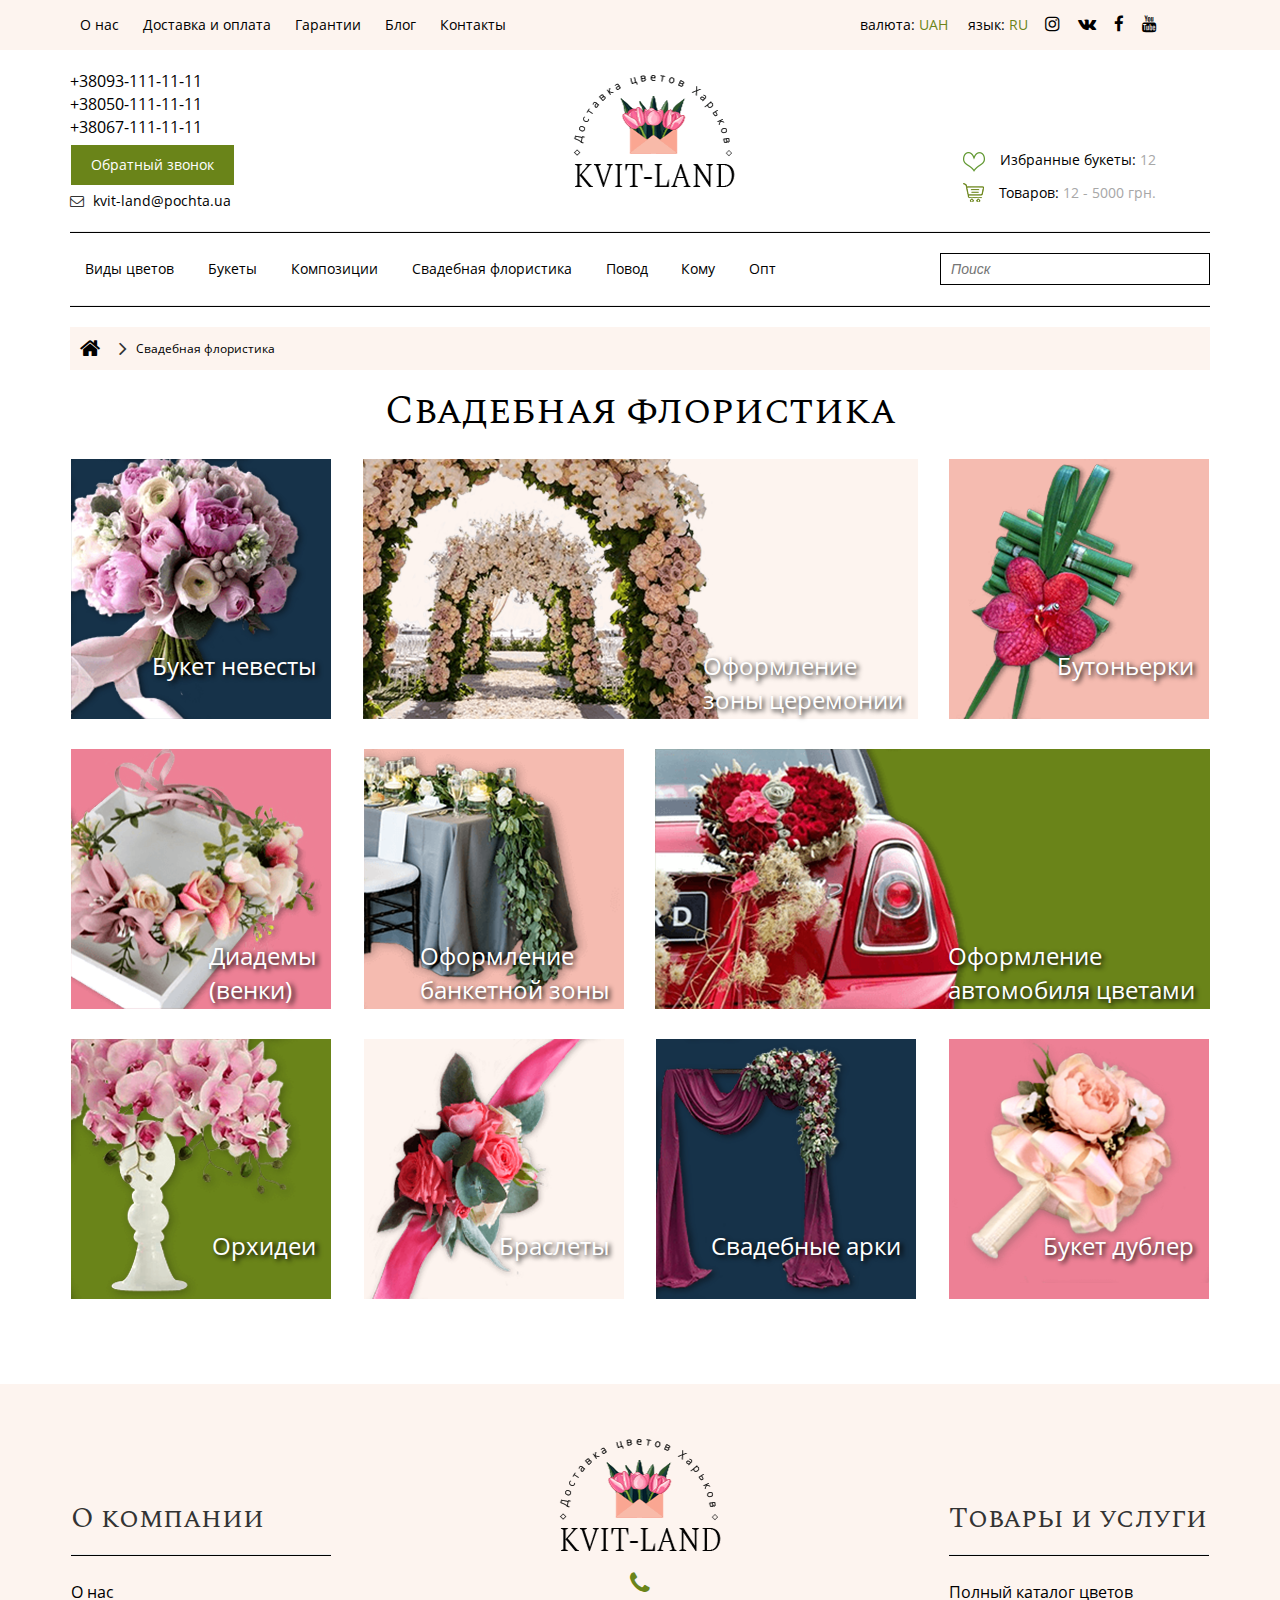
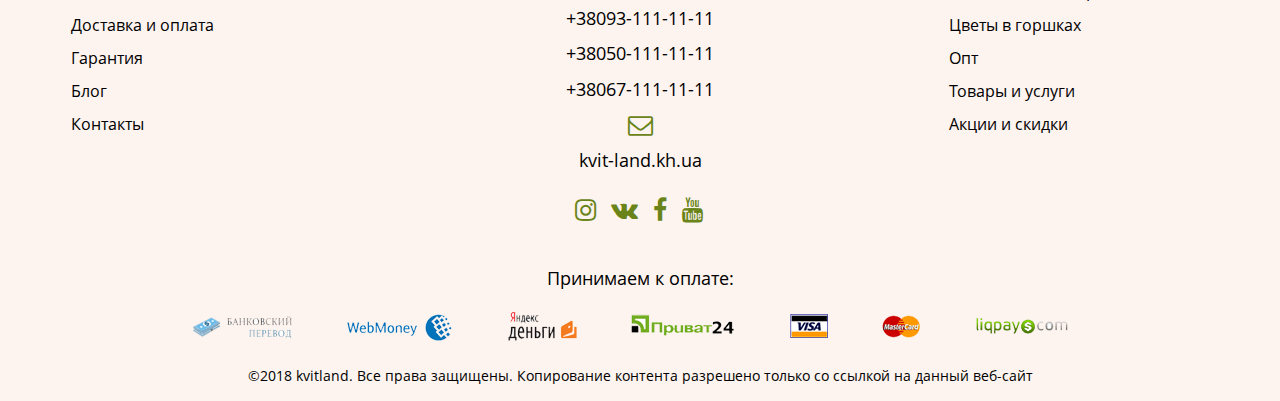
<file: wedding.html>
<!DOCTYPE html>
<html lang="ru">
<head>
    <meta charset="UTF-8">
    <meta http-equiv="X-UA-Compatible" content="IE=edge">
    <meta name="viewport" content="width=device-width, user-scalable=no, initial-scale=1.0, maximum-scale=1.0, minimum-scale=1.0">
    <title>Kvit-land</title>
    <link href="js/slick/slick.css" rel="stylesheet" type="text/css">
    <link href="js/slick/slick-theme.css" rel="stylesheet" type="text/css">
    <link href="bootstrap/css/bootstrap.css" rel="stylesheet" type="text/css">
    <link href="font-awesome/css/font-awesome.min.css" rel="stylesheet">
    <link href="css/style.css" rel="stylesheet" type="text/css">
    <link href="css/media.css" rel="stylesheet" type="text/css">
<!--[if lt IE 9]>
<script src="https://oss.maxcdn.com/html5shiv/3.7.3/html5shiv.min.js"></script>
<script src="https://oss.maxcdn.com/respond/1.4.2/respond.min.js"></script>
<![endif]-->
</head>
<body>
    <!-- START Header -->
    <header>
        <div class="navTop">
            <div class="container">
                <div class="row">
                    <div class="col-lg-5 col-md-6">
                      <div class="navTop__left">
                        <ul>
                          <li><a href="#">О нас</a></li>
                          <li><a href="#">Доставка и оплата</a></li>
                          <li><a href="#">Гарантии</a></li>
                          <li><a href="#">Блог</a></li>
                          <li><a href="#">Контакты</a></li>
                      </ul>
                  </div>
              </div>
              <div class="col-lg-3"></div>
              <div class="col-lg-4 col-md-6">
                  <div class="navTop__right">
                    <p>валюта: <span>uah</span></p>
                    <p>язык: <span>ru</span></p>
                    <ul>
                      <li><a href="#"><i class="fa fa-instagram" aria-hidden="true"></i></a></li>
                      <li><a href="#"><i class="fa fa-vk" aria-hidden="true"></i></a></li>
                      <li><a href="#"><i class="fa fa-facebook" aria-hidden="true"></i></a></li>
                      <li><a href="#"><i class="fa fa-youtube" aria-hidden="true"></i></a></li>
                  </ul>
              </div>
          </div>
      </div>
  </div>
</div>
<div class="clearfix"></div>
<div class="navMiddle">
    <div class="container">
        <div class="row">
            <div class="col-lg-2 col-md-4">
              <div class="navMiddle__phones">
                <a href="tel:+380931111111">+38093-111-11-11</a>
                <a href="tel:+380501111111">+38050-111-11-11</a>
                <a href="tel:+380671111111">+38067-111-11-11</a>
            </div>
            <div class="navMiddle__btn">
                <a href="#">
                  <div class="butt">
                    Обратный звонок
                </div>
            </a>
        </div>
        <div class="navMiddle__mail">
            <i class="fa fa-envelope-o" aria-hidden="true"></i>
            <a href="mailto:kvit-land@pochta.ua">kvit-land@pochta.ua</a>
        </div>
    </div>
    <div class="col-lg-3"></div>
    <div class="col-lg-2 col-md-4">
      <div class="navTop__logo">
        <a href="/"><img src="img/logo.png" alt="Kvit-land"></a>
    </div>
</div>
<div class="col-lg-2"></div>
<div class="col-lg-3 col-md-4">
  <div class="navMiddle__trash">
    <img src="img/favorite.png" alt="Favorite - Kvit-land">
    <p>Избранные букеты: <span>12</span></p>
    <div class="clearfix"></div>
    <img src="img/trash.png" alt="Trash - Kvit-land">
    <p>Товаров: <span>12 - 5000 грн.</span></p>
</div>
</div>
</div>
<hr>
</div>
</div>
<div class="navBottom">
    <div class="container">
        <div class="row">
            <div class="col-lg-8 col-md-8">
              <div class="navBottom__menu">
                <ul>
                  <li>Виды цветов</li>
                  <li>Букеты</li>
                  <li>Композиции</li>
                  <li>Свадебная флористика</li>
                  <li>Повод</li>
                  <li>Кому</li>
                  <li>Опт</li>
              </ul>
          </div>
      </div>
      <div class="col-lg-4 col-md-4">
          <div class="navBottom__search">
            <input type="search" placeholder="Поиск">
        </div>
    </div>
</div>
</div>
</div>
<div class="clearfix"></div>
</header>
<!-- END Header -->
<section class="wedding">
    <div class="container">
        <hr class="sec">
        <div class="row">
            <div class="col-lg-12">
                <div class="breadcrumbs">
                  <a href="/"><i class="fa fa-home" aria-hidden="true"></i></a>
                  <i class="fa fa-angle-right" aria-hidden="true"></i>
                  <a href="#"><span>Свадебная флористика</span></a>
              </div>
          </div>
      </div>
      <div class="row">
        <h1>Свадебная флористика</h1>
        <div class="col-lg-3 col-md-4 col-sm-4">
            <a href="#">
              <div class="weddingBlock wb1">
                <div class="weddingBlock__img">
                  <img src="img/wed_nev.png" alt="Wedding - Kvit-land">
              </div>
              <div class="weddingBlock__desc">
                  <p>Букет невесты</p>
              </div>
          </div>
      </a>
  </div>
  <div class="col-lg-6 col-md-4 col-sm-4">
    <a href="#">
      <div class="weddingBlock wb2">
        <div class="weddingBlock__img">
          <img src="img/wed_off.png" alt="Wedding - Kvit-land">
      </div>
      <div class="weddingBlock__desc">
          <p>Оформление<br>зоны церемонии</p>
      </div>
  </div>
</a>
</div>
<div class="col-lg-3 col-md-4 col-sm-4">
    <a href="#">
      <div class="weddingBlock wb3">
        <div class="weddingBlock__img">
          <img src="img/wed_but.png" alt="Wedding - Kvit-land">
      </div>
      <div class="weddingBlock__desc">
          <p>Бутоньерки</p>
      </div>
  </div>
</a>
</div>
</div>
<div class="row">
    <div class="col-lg-3 col-md-4 col-sm-4">
        <a href="#">
          <div class="weddingBlock wb4">
            <div class="weddingBlock__img">
              <img src="img/wed_diad.png" alt="Wedding - Kvit-land">
          </div>
          <div class="weddingBlock__desc">
              <p>Диадемы<br>(венки)</p>
          </div>
      </div>
  </a>
</div>
<div class="col-lg-3 col-md-4 col-sm-4">
    <a href="#">
      <div class="weddingBlock wb5">
        <div class="weddingBlock__img">
          <img src="img/wed_banket.png" alt="Wedding - Kvit-land">
      </div>
      <div class="weddingBlock__desc">
          <p>Оформление<br>банкетной зоны</p>
      </div>
  </div>
</a>
</div>
<div class="col-lg-6 col-md-4 col-sm-4">
    <a href="#">
      <div class="weddingBlock wb6">
        <div class="weddingBlock__img">
          <img src="img/wed_auto.png" alt="Wedding - Kvit-land">
      </div>
      <div class="weddingBlock__desc">
          <p>Оформление<br>автомобиля цветами</p>
      </div>
  </div>
</a>
</div>
</div>
<div class="row">
    <div class="col-lg-3 col-md-3 col-sm-6">
        <a href="#">
          <div class="weddingBlock wb7">
            <div class="weddingBlock__img">
              <img src="img/wed_orhi.png" alt="Wedding - Kvit-land">
          </div>
          <div class="weddingBlock__desc">
              <p>Орхидеи</p>
          </div>
      </div>
  </a>
</div>
<div class="col-lg-3 col-md-3 col-sm-6">
    <a href="#">
      <div class="weddingBlock wb8">
        <div class="weddingBlock__img">
          <img src="img/wed_bras.png" alt="Wedding - Kvit-land">
      </div>
      <div class="weddingBlock__desc">
          <p>Браслеты</p>
      </div>
  </div>
</a>
</div>
<div class="col-lg-3 col-md-3 col-sm-6">
    <a href="#">
      <div class="weddingBlock wb9">
        <div class="weddingBlock__img">
          <img src="img/wed_ark.png" alt="Wedding - Kvit-land">
      </div>
      <div class="weddingBlock__desc">
          <p>Свадебные арки</p>
      </div>
  </div>
</a>
</div>
<div class="col-lg-3 col-md-3 col-sm-6">
    <a href="#">
      <div class="weddingBlock wb10">
        <div class="weddingBlock__img">
          <img src="img/wed_dub.png" alt="Wedding - Kvit-land">
      </div>
      <div class="weddingBlock__desc">
          <p>Букет дублер</p>
      </div>
  </div>
</a>
</div>
</div>
</div>
</section>
<!-- START Footer -->
<footer>
    <div class="container">
        <div class="row">
            <div class="col-lg-3 col-md-4 col-sm-4">
                <div class="leftContent">
                  <h2>О компании</h2>
                  <hr>
                  <ul>
                    <li><a href="#">О нас</a></li>
                    <li><a href="#">Доставка и оплата</a></li>
                    <li><a href="#">Гарантия</a></li>
                    <li><a href="#">Блог</a></li>
                    <li><a href="#">Контакты</a></li>
                </ul>
            </div>
        </div>
        <div class="col-lg-2"></div>
        <div class="col-lg-2 col-md-4 col-sm-4">
            <div class="centerContent">
              <div class="centerContent__logo">
                <a href="/"><img src="img/logo.png" alt="Kvit-land"></a>
            </div>
            <i class="fa fa-phone" aria-hidden="true"></i>
            <a href="tel:+380931111111">+38093-111-11-11</a>
            <a href="tel:+380501111111">+38050-111-11-11</a>
            <a href="tel:+380671111111">+38067-111-11-11</a>
            <i class="fa fa-envelope-o" aria-hidden="true"></i>
            <a href="/">kvit-land.kh.ua</a>
            <div class="centerContent__social">
                <a href="#"><i class="fa fa-instagram" aria-hidden="true"></i></a>
                <a href="#"><i class="fa fa-vk" aria-hidden="true"></i></a>
                <a href="#"><i class="fa fa-facebook" aria-hidden="true"></i></a>
                <a href="#"><i class="fa fa-youtube" aria-hidden="true"></i></a>
            </div>
        </div>
    </div>
    <div class="col-lg-2"></div>
    <div class="col-lg-3 col-md-4 col-sm-4">
        <div class="rightContent">
          <h2>Товары и услуги</h2>
          <hr>
          <ul>
            <li><a href="#">Полный каталог цветов</a></li>
            <li><a href="#">Цветы в горшках</a></li>
            <li><a href="#">Опт</a></li>
            <li><a href="#">Товары и услуги</a></li>
            <li><a href="#">Акции и скидки</a></li>
        </ul>
    </div>
</div>
</div>
<div class="row">
    <div class="pay">
        <div class="col-lg-1"></div>
        <div class="col-lg-10 col-md-12">
          <p>Принимаем к оплате:</p>
          <img src="img/pay_1.png" alt="Pay - Kvit-land">
          <img src="img/pay_2.png" alt="Pay - Kvit-land">
          <img src="img/pay_3.png" alt="Pay - Kvit-land">
          <img src="img/pay_4.png" alt="Pay - Kvit-land">
          <img src="img/pay_5.png" alt="Pay - Kvit-land">
          <img src="img/pay_6.png" alt="Pay - Kvit-land">
          <img src="img/pay_7.png" alt="Pay - Kvit-land">
      </div>
      <div class="col-lg-1"></div>
      <hr>
  </div>
</div>
<div class="row">
    <div class="copy">
        <p>&copy;2018 kvitland. Все права защищены. Копирование контента разрешено только со ссылкой на данный веб-сайт</p>
    </div>
</div>
</div>
</footer>
<!-- END Footer -->
<script type="text/javascript" src="https://ajax.googleapis.com/ajax/libs/jquery/1.12.4/jquery.min.js"></script>
<script type="text/javascript" src="js/slick/slick.min.js"></script>
<script type="text/javascript" src="js/head_slider.js"></script>
<script type="text/javascript" src="js/rev_slider.js"></script>
</body>
</html>
</file>
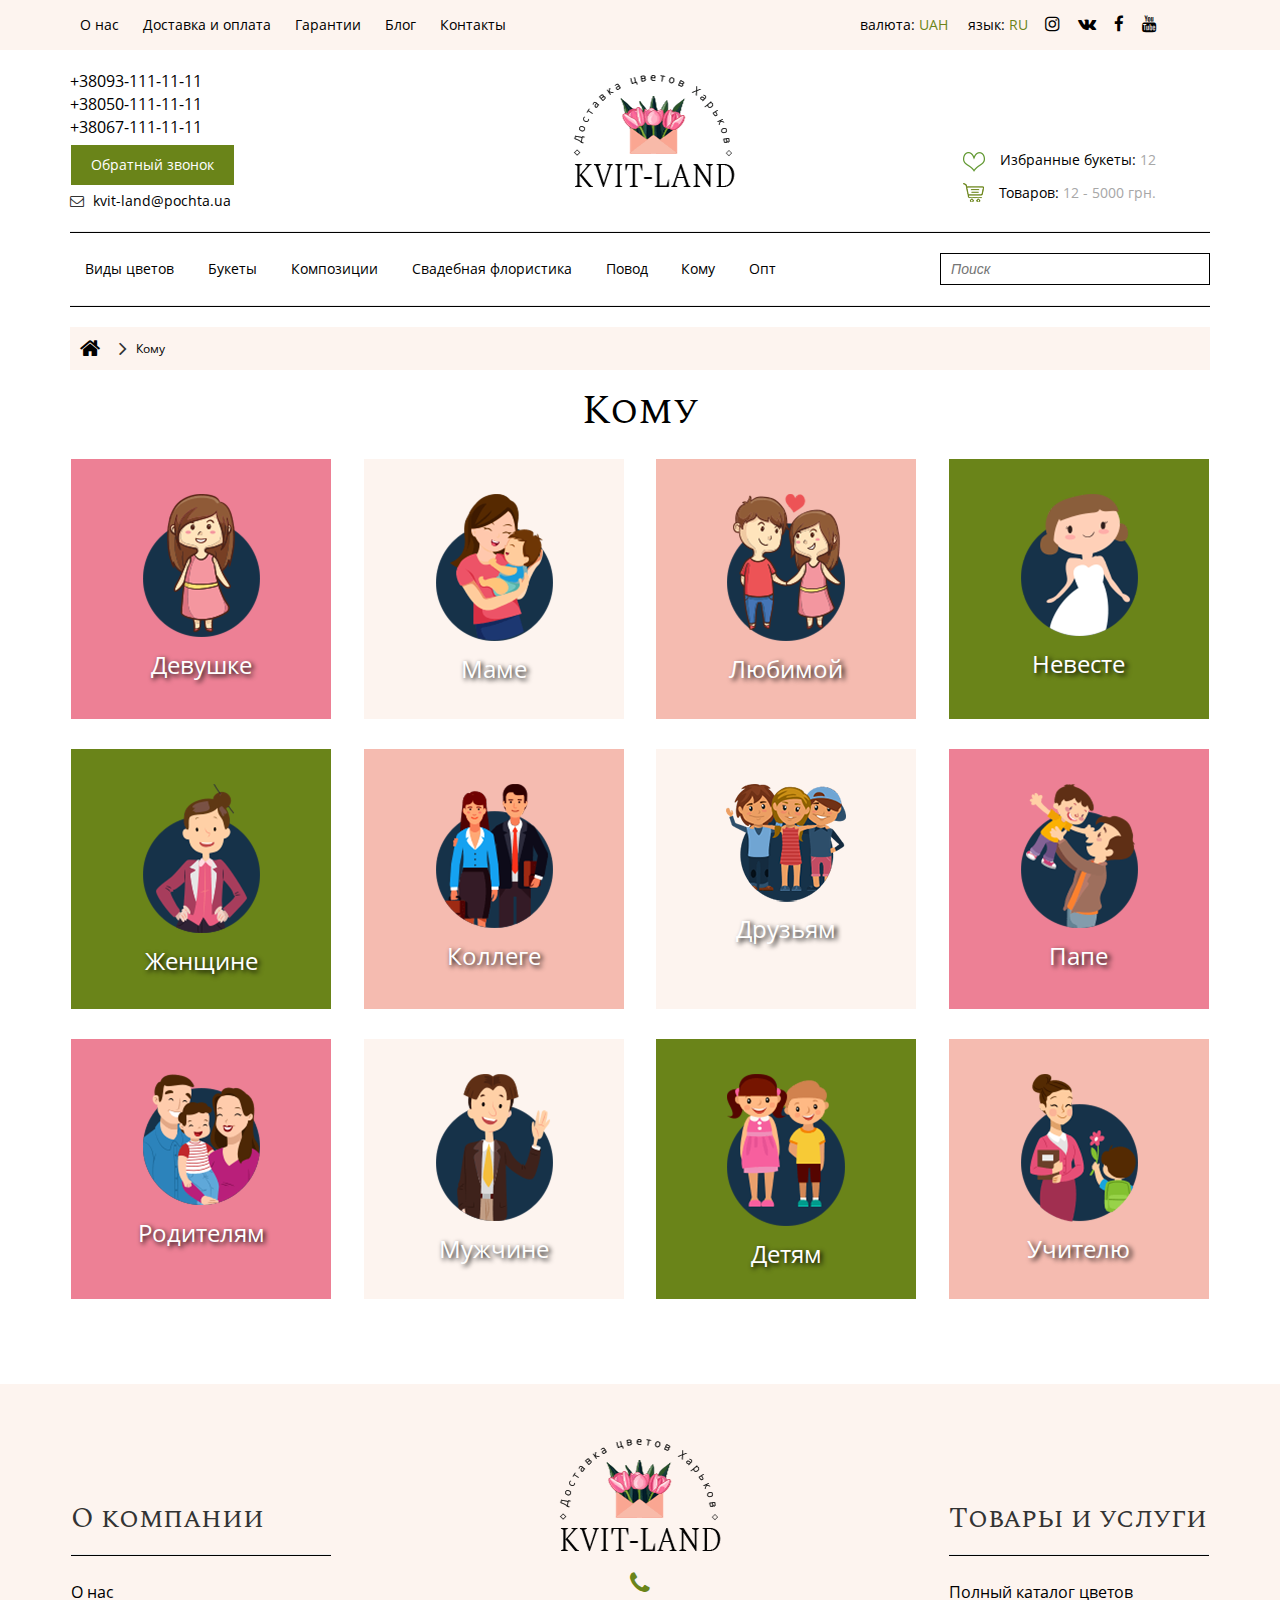
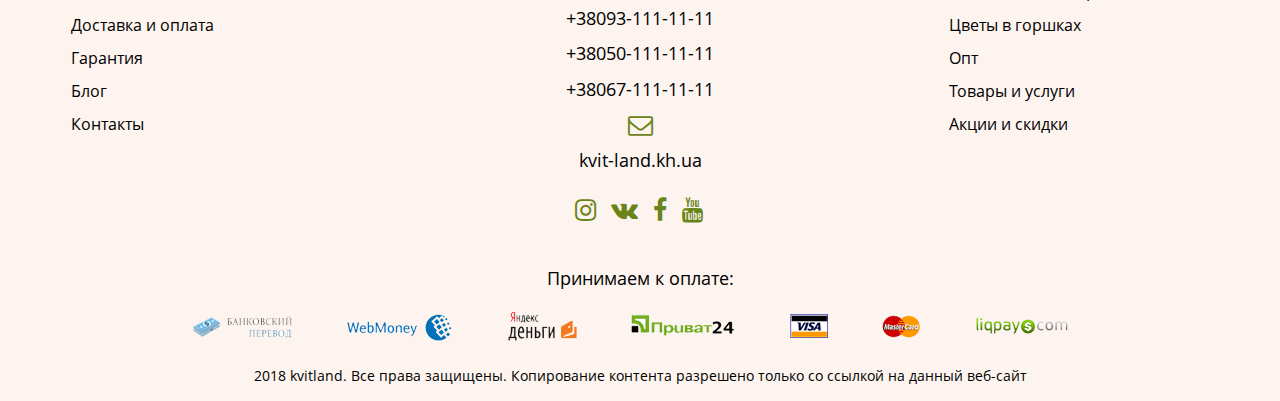
<file: who.html>
<!DOCTYPE html>
<html lang="ru">
<head>
    <meta charset="UTF-8">
    <meta http-equiv="X-UA-Compatible" content="IE=edge">
    <meta name="viewport" content="width=device-width, user-scalable=no, initial-scale=1.0, maximum-scale=1.0, minimum-scale=1.0">
    <title>Kvit-land</title>
    <link href="js/slick/slick.css" rel="stylesheet" type="text/css">
    <link href="js/slick/slick-theme.css" rel="stylesheet" type="text/css">
    <link href="bootstrap/css/bootstrap.css" rel="stylesheet" type="text/css">
    <link href="font-awesome/css/font-awesome.min.css" rel="stylesheet">
    <link href="css/style.css" rel="stylesheet" type="text/css">
    <link href="css/media.css" rel="stylesheet" type="text/css">
<!--[if lt IE 9]>
<script src="https://oss.maxcdn.com/html5shiv/3.7.3/html5shiv.min.js"></script>
<script src="https://oss.maxcdn.com/respond/1.4.2/respond.min.js"></script>
<![endif]-->
</head>
<body>
    <!-- START Header -->
    <header>
        <div class="navTop">
            <div class="container">
                <div class="row">
                    <div class="col-lg-5 col-md-6">
                        <div class="navTop__left">
                            <ul>
                                <li><a href="#">О нас</a></li>
                                <li><a href="#">Доставка и оплата</a></li>
                                <li><a href="#">Гарантии</a></li>
                                <li><a href="#">Блог</a></li>
                                <li><a href="#">Контакты</a></li>
                            </ul>
                        </div>
                    </div>
                    <div class="col-lg-3"></div>
                    <div class="col-lg-4 col-md-6">
                        <div class="navTop__right">
                            <p>валюта: <span>uah</span></p>
                            <p>язык: <span>ru</span></p>
                            <ul>
                                <li><a href="#"><i class="fa fa-instagram" aria-hidden="true"></i></a></li>
                                <li><a href="#"><i class="fa fa-vk" aria-hidden="true"></i></a></li>
                                <li><a href="#"><i class="fa fa-facebook" aria-hidden="true"></i></a></li>
                                <li><a href="#"><i class="fa fa-youtube" aria-hidden="true"></i></a></li>
                            </ul>
                        </div>
                    </div>
                </div>
            </div>
        </div>
        <div class="clearfix"></div>
        <div class="navMiddle">
            <div class="container">
                <div class="row">
                    <div class="col-lg-2 col-md-4">
                        <div class="navMiddle__phones">
                            <a href="tel:+380931111111">+38093-111-11-11</a>
                            <a href="tel:+380501111111">+38050-111-11-11</a>
                            <a href="tel:+380671111111">+38067-111-11-11</a>
                        </div>
                        <div class="navMiddle__btn">
                            <a href="#">
                                <div class="butt">
                                    Обратный звонок
                                </div>
                            </a>
                        </div>
                        <div class="navMiddle__mail">
                            <i class="fa fa-envelope-o" aria-hidden="true"></i>
                            <a href="mailto:kvit-land@pochta.ua">kvit-land@pochta.ua</a>
                        </div>
                    </div>
                    <div class="col-lg-3"></div>
                    <div class="col-lg-2 col-md-4">
                        <div class="navTop__logo">
                            <a href="/"><img src="img/logo.png" alt="Kvit-land"></a>
                        </div>
                    </div>
                    <div class="col-lg-2"></div>
                    <div class="col-lg-3 col-md-4">
                        <div class="navMiddle__trash">
                            <img src="img/favorite.png" alt="Favorite - Kvit-land">
                            <p>Избранные букеты: <span>12</span></p>
                            <div class="clearfix"></div>
                            <img src="img/trash.png" alt="Trash - Kvit-land">
                            <p>Товаров: <span>12 - 5000 грн.</span></p>
                        </div>
                    </div>
                </div>
                <hr>
            </div>
        </div>
        <div class="navBottom">
            <div class="container">
                <div class="row">
                    <div class="col-lg-8 col-md-8">
                        <div class="navBottom__menu">
                            <ul>
                                <li>Виды цветов</li>
                                <li>Букеты</li>
                                <li>Композиции</li>
                                <li>Свадебная флористика</li>
                                <li>Повод</li>
                                <li>Кому</li>
                                <li>Опт</li>
                            </ul>
                        </div>
                    </div>
                    <div class="col-lg-4 col-md-4">
                        <div class="navBottom__search">
                            <input type="search" placeholder="Поиск">
                        </div>
                    </div>
                </div>
            </div>
        </div>
        <div class="clearfix"></div>
    </header>
    <!-- END Header -->
    <section class="who">
        <div class="container">
            <hr class="sec">
            <div class="row">
                <div class="col-lg-12">
                    <div class="breadcrumbs">
                        <a href="/"><i class="fa fa-home" aria-hidden="true"></i></a>
                        <i class="fa fa-angle-right" aria-hidden="true"></i>
                        <a href="#"><span>Кому</span></a>
                    </div>
                </div>
            </div>
            <div class="row">
                <h1>Кому</h1>
                <div class="col-lg-3 col-md-3 col-sm-6">
                    <a href="#">
                        <div class="whoBlock wb1">
                            <div class="whoBlock__img">
                                <img src="img/who_girl.png" alt="Who - Kvit-land">
                            </div>
                            <div class="whoBlock__desc">
                                <p>Девушке</p>
                            </div>
                        </div>
                    </a>
                </div>
                <div class="col-lg-3 col-md-3 col-sm-6">
                    <a href="#">
                        <div class="whoBlock wb2">
                            <div class="whoBlock__img">
                                <img src="img/who_mother.png" alt="Who - Kvit-land">
                            </div>
                            <div class="whoBlock__desc">
                                <p>Маме</p>
                            </div>
                        </div>
                    </a>
                </div>
                <div class="col-lg-3 col-md-3 col-sm-6">
                    <a href="#">
                        <div class="whoBlock wb3">
                            <div class="whoBlock__img">
                                <img src="img/who_love.png" alt="Who - Kvit-land">
                            </div>
                            <div class="whoBlock__desc">
                                <p>Любимой</p>
                            </div>
                        </div>
                    </a>
                </div>
                <div class="col-lg-3 col-md-3 col-sm-6">
                    <a href="#">
                        <div class="whoBlock wb4">
                            <div class="whoBlock__img">
                                <img src="img/who_nev.png" alt="Who - Kvit-land">
                            </div>
                            <div class="whoBlock__desc">
                                <p>Невесте</p>
                            </div>
                        </div>
                    </a>
                </div>
            </div>
            <div class="row">
                <div class="col-lg-3 col-md-3 col-sm-6">
                    <a href="#">
                        <div class="whoBlock wb5">
                            <div class="whoBlock__img">
                                <img src="img/who_woman.png" alt="Who - Kvit-land">
                            </div>
                            <div class="whoBlock__desc">
                                <p>Женщине</p>
                            </div>
                        </div>
                    </a>
                </div>
                <div class="col-lg-3 col-md-3 col-sm-6">
                    <a href="#">
                        <div class="whoBlock wb6">
                            <div class="whoBlock__img">
                                <img src="img/who_koll.png" alt="Who - Kvit-land">
                            </div>
                            <div class="whoBlock__desc">
                                <p>Коллеге</p>
                            </div>
                        </div>
                    </a>
                </div>
                <div class="col-lg-3 col-md-3 col-sm-6">
                    <a href="#">
                        <div class="whoBlock wb7">
                            <div class="whoBlock__img">
                                <img src="img/who_friends.png" alt="Who - Kvit-land">
                            </div>
                            <div class="whoBlock__desc">
                                <p>Друзьям</p>
                            </div>
                        </div>
                    </a>
                </div>
                <div class="col-lg-3 col-md-3 col-sm-6">
                    <a href="#">
                        <div class="whoBlock wb8">
                            <div class="whoBlock__img">
                                <img src="img/who_father.png" alt="Who - Kvit-land">
                            </div>
                            <div class="whoBlock__desc">
                                <p>Папе</p>
                            </div>
                        </div>
                    </a>
                </div>
            </div>
            <div class="row">
                <div class="col-lg-3 col-md-3 col-sm-6">
                    <a href="#">
                        <div class="whoBlock wb9">
                            <div class="whoBlock__img">
                                <img src="img/who_parents.png" alt="Who - Kvit-land">
                            </div>
                            <div class="whoBlock__desc">
                                <p>Родителям</p>
                            </div>
                        </div>
                    </a>
                </div>
                <div class="col-lg-3 col-md-3 col-sm-6">
                    <a href="#">
                        <div class="whoBlock wb10">
                            <div class="whoBlock__img">
                                <img src="img/who_man.png" alt="Who - Kvit-land">
                            </div>
                            <div class="whoBlock__desc">
                                <p>Мужчине</p>
                            </div>
                        </div>
                    </a>
                </div>
                <div class="col-lg-3 col-md-3 col-sm-6">
                    <a href="#">
                        <div class="whoBlock wb11">
                            <div class="whoBlock__img">
                                <img src="img/who_child.png" alt="Who - Kvit-land">
                            </div>
                            <div class="whoBlock__desc">
                                <p>Детям</p>
                            </div>
                        </div>
                    </a>
                </div>
                <div class="col-lg-3 col-md-3 col-sm-6">
                    <a href="#">
                        <div class="whoBlock wb12">
                            <div class="whoBlock__img">
                                <img src="img/who_teach.png" alt="Who - Kvit-land">
                            </div>
                            <div class="whoBlock__desc">
                                <p>Учителю</p>
                            </div>
                        </div>
                    </a>
                </div>
            </div>
        </div>
    </section>
    <!-- START Footer -->
    <footer>
        <div class="container">
            <div class="row">
                <div class="col-lg-3 col-md-4 col-sm-4">
                    <div class="leftContent">
                        <h2>О компании</h2>
                        <hr>
                        <ul>
                            <li><a href="#">О нас</a></li>
                            <li><a href="#">Доставка и оплата</a></li>
                            <li><a href="#">Гарантия</a></li>
                            <li><a href="#">Блог</a></li>
                            <li><a href="#">Контакты</a></li>
                        </ul>
                    </div>
                </div>
                <div class="col-lg-2"></div>
                <div class="col-lg-2 col-md-4 col-sm-4">
                    <div class="centerContent">
                        <div class="centerContent__logo">
                            <a href="/"><img src="img/logo.png" alt="Kvit-land"></a>
                        </div>
                        <i class="fa fa-phone" aria-hidden="true"></i>
                        <a href="tel:+380931111111">+38093-111-11-11</a>
                        <a href="tel:+380501111111">+38050-111-11-11</a>
                        <a href="tel:+380671111111">+38067-111-11-11</a>
                        <i class="fa fa-envelope-o" aria-hidden="true"></i>
                        <a href="/">kvit-land.kh.ua</a>
                        <div class="centerContent__social">
                            <a href="#"><i class="fa fa-instagram" aria-hidden="true"></i></a>
                            <a href="#"><i class="fa fa-vk" aria-hidden="true"></i></a>
                            <a href="#"><i class="fa fa-facebook" aria-hidden="true"></i></a>
                            <a href="#"><i class="fa fa-youtube" aria-hidden="true"></i></a>
                        </div>
                    </div>
                </div>
                <div class="col-lg-2"></div>
                <div class="col-lg-3 col-md-4 col-sm-4">
                    <div class="rightContent">
                        <h2>Товары и услуги</h2>
                        <hr>
                        <ul>
                            <li><a href="#">Полный каталог цветов</a></li>
                            <li><a href="#">Цветы в горшках</a></li>
                            <li><a href="#">Опт</a></li>
                            <li><a href="#">Товары и услуги</a></li>
                            <li><a href="#">Акции и скидки</a></li>
                        </ul>
                    </div>
                </div>
            </div>
            <div class="row">
                <div class="pay">
                    <div class="col-lg-1"></div>
                    <div class="col-lg-10 col-md-12">
                        <p>Принимаем к оплате:</p>
                        <img src="img/pay_1.png" alt="Pay - Kvit-land">
                        <img src="img/pay_2.png" alt="Pay - Kvit-land">
                        <img src="img/pay_3.png" alt="Pay - Kvit-land">
                        <img src="img/pay_4.png" alt="Pay - Kvit-land">
                        <img src="img/pay_5.png" alt="Pay - Kvit-land">
                        <img src="img/pay_6.png" alt="Pay - Kvit-land">
                        <img src="img/pay_7.png" alt="Pay - Kvit-land">
                    </div>
                    <div class="col-lg-1"></div>
                    <hr>
                </div>
            </div>
            <div class="row">
                <div class="copy">
                    <p>2018 kvitland. Все права защищены. Копирование контента разрешено только со ссылкой на данный веб-сайт</p>
                </div>
            </div>
        </div>
    </footer>
    <!-- END Footer -->
    <script type="text/javascript" src="https://ajax.googleapis.com/ajax/libs/jquery/1.12.4/jquery.min.js"></script>
    <script type="text/javascript" src="js/slick/slick.min.js"></script>
    <script type="text/javascript" src="js/head_slider.js"></script>
    <script type="text/javascript" src="js/rev_slider.js"></script>
</body>
</html>
</file>
<file: css/style.css>
/* START main */
@font-face {
  font-family: 'Spectral SC';
  src: url('../fonts/SpectralSC-Regular.eot');
  src: url('../fonts/SpectralSC-Regular.eot?#iefix') format('embedded-opentype'), url('../fonts/SpectralSC-Regular.woff2') format('woff2'), url('../fonts/SpectralSC-Regular.woff') format('woff'), url('../fonts/SpectralSC-Regular.ttf') format('truetype'), url('../fonts/SpectralSC-Regular.svg#SpectralSC-Regular') format('svg');
  font-weight: normal;
  font-style: normal;
}
@font-face {
  font-family: 'Gotham Pro';
  src: url('../fonts/GothamPro.eot');
  src: url('../fonts/GothamPro.eot?#iefix') format('embedded-opentype'), url('../fonts/GothamPro.woff2') format('woff2'), url('../fonts/GothamPro.woff') format('woff'), url('../fonts/GothamPro.ttf') format('truetype'), url('../fonts/GothamPro.svg#GothamPro') format('svg');
  font-weight: normal;
  font-style: normal;
}
@font-face {
  font-family: 'Open Sans Regular';
  src: url('../fonts/OpenSans-Regular.eot');
  src: url('../fonts/OpenSans-Regular.eot?#iefix') format('embedded-opentype'), url('../fonts/OpenSans-Regular.woff2') format('woff2'), url('../fonts/OpenSans-Regular.woff') format('woff'), url('../fonts/OpenSans-Regular.ttf') format('truetype'), url('../fonts/OpenSans-Regular.svg#OpenSans-Regular') format('svg');
  font-weight: normal;
  font-style: normal;
}
@font-face {
  font-family: 'Open Sans Bold';
  src: url('../fonts/OpenSans-Bold.eot');
  src: url('../fonts/OpenSans-Bold.eot?#iefix') format('embedded-opentype'), url('../fonts/OpenSans-Bold.woff2') format('woff2'), url('../fonts/OpenSans-Bold.woff') format('woff'), url('../fonts/OpenSans-Bold.ttf') format('truetype'), url('../fonts/OpenSans-Bold.svg#OpenSans-Bold') format('svg');
  font-weight: bold;
  font-style: normal;
}
@font-face {
  font-family: 'Open Sans Italic';
  src: url('../fonts/OpenSans-Italic.eot');
  src: url('../fonts/OpenSans-Italic.eot?#iefix') format('embedded-opentype'), url('../fonts/OpenSans-Italic.woff2') format('woff2'), url('../fonts/OpenSans-Italic.woff') format('woff'), url('../fonts/OpenSans-Italic.ttf') format('truetype'), url('../fonts/OpenSans-Italic.svg#OpenSans-Italic') format('svg');
  font-weight: normal;
  font-style: italic;
}
* {
  margin: 0;
  padding: 0;
}
p,
a,
li,
h1,
h3,
h4,
h5,
h6 {
  font-family: 'Open Sans Regular';
  color: #000;
  -webkit-transition: 0.5s;
  transition: 0.5s;
}
ul {
  list-style: none;
}
a:hover,
li:hover {
  color: #6a8419;
  text-decoration: none;
}
h1 {
  font-family: 'Spectral SC';
  font-size: 40px;
  text-align: center;
}
h2 {
  font-family: 'Spectral SC';
  font-size: 40px;
}
hr {
  background-color: #000;
  height: 1px;
}
hr.sec {
  margin-top: 0;
}
.breadcrumbs {
  background-color: #fdf4ef;
  height: 43px;
}
.breadcrumbs .fa-home,
.breadcrumbs .fa-angle-right {
  margin: 5px 10px;
  margin-right: 5px;
  font-size: 22px;
  line-height: 32px;
}
.breadcrumbs a {
  font-size: 12px;
}
.breadcrumbs a span {
  position: relative;
  top: -3px;
}
.pagination {
  display: block;
}
.pagination li a {
  color: #6a8419;
}
.pagination li a:hover {
  text-decoration: none;
}
.row-no-padding [class*="col-"] {
  padding-left: 0 !important;
  padding-right: 0 !important;
}
.butt {
  width: 165px;
  margin: 0 auto;
  background-color: #6a8419;
  border: 1px solid #fff;
  text-align: center;
  padding: 10px;
  color: #fff;
  -webkit-transition: 0.5s;
  transition: 0.5s;
}
.butt:hover {
  border: 1px solid #6a8419;
  background-color: #fff;
  color: #6a8419;
}
.slick-prev,
.slick-next {
  width: 19px;
  height: 19px;
  border-radius: 10px;
  background-color: #6a8419;
}
header ul {
  margin: 0;
  padding: 0;
}
header ul li {
  display: inline-block;
  cursor: pointer;
}
header .navTop {
  background-color: #fdf4ef;
  padding-top: 5px;
  height: 50px;
  margin-bottom: 20px;
}
header .navTop__left ul li {
  padding: 10px;
}
header .navTop__left ul li a {
  font-size: 14px;
}
header .navTop__right p {
  float: left;
  margin: 10px;
}
header .navTop__right p span {
  text-transform: uppercase;
  color: #6a8419;
}
header .navTop__right ul li {
  margin: 7px;
}
header .navTop__right ul li a {
  font-size: 17px;
}
header .navMiddle__phones {
  margin-bottom: 5px;
}
header .navMiddle__phones a {
  font-size: 16px;
}
header .navMiddle__mail {
  margin-top: 5px;
}
header .navMiddle__mail a {
  margin-left: 5px;
}
header .navMiddle__trash {
  position: absolute;
  top: 75px;
  width: 225px;
}
header .navMiddle img {
  float: left;
  margin: 5px 15px;
}
header .navMiddle p {
  line-height: 30px;
  margin-bottom: 0;
}
header .navMiddle p span {
  color: #a7a7a7;
}
header .navBottom {
  margin-bottom: 20px;
}
header .navBottom__menu ul li {
  line-height: 32px;
  padding: 0 15px;
}
header .navBottom__search {
  float: right;
}
header .navBottom__search input {
  border: 1px solid #000;
  padding: 5px 10px;
  width: 270px;
  font-style: italic;
}
.mainslider {
  margin-bottom: -50px;
}
.mainslider .slick-prev,
.mainslider .slick-next {
  display: none !important;
}
.mainslider .sliderTop__img img {
  width: 100%;
}
.mainslider .sliderTop__desc {
  padding: 10px 35px 0;
  background-color: rgba(255, 255, 255, 0.8);
  border: 1px solid #c19b9b;
  position: absolute;
  bottom: 150px;
  margin-left: 1px;
}
.mainslider .sliderTop__desc h3 {
  font-family: 'Spectral SC';
  padding-bottom: 10px;
  margin: 0;
  font-size: 35px;
}
.mainslider .sliderTop__desc p {
  font-size: 20px;
}
.mainslider .sliderTop__desc p span {
  text-transform: uppercase;
}
.mainslider .sliderTop__btn .butt {
  margin: 10px;
  position: relative;
  top: -90px;
  left: 25px;
  border: 1px solid #6a8419;
}
.mainslider .bannerBlock img {
  width: 100%;
}
.mainslider .bannerBlock__camera {
  position: relative;
  top: -48px;
  z-index: 1;
}
.mainslider .bannerBlock__camera p {
  font-size: 20px;
  text-align: center;
  position: relative;
  top: -70px;
  line-height: 20px;
}
.order {
  background-image: url(../img/baner2.jpg);
  background-position: center center;
  background-repeat: no-repeat;
  background-size: cover;
  width: 100%;
  height: 140px;
}
.order .contBlock h3 {
  font-family: 'Open Sans Bold';
  text-align: center;
  font-size: 24px;
  padding-top: 10px;
}
.order .contBlock img {
  float: left;
  margin-right: 5px;
}
.order .contBlock p {
  font-size: 24px;
}
.order .contBlock a {
  font-size: 24px;
  display: block;
  text-align: center;
}
.order .contBlock__imgp {
  width: 140px;
  float: left;
  margin: 5px 0;
}
.order .contBlock .contBlockAll {
  width: 420px;
  margin: 0 auto;
}
.categories {
  margin-top: 80px;
}
.categories .row {
  background-color: #fdf4ef;
}
.categories h2 {
  margin-top: -20px;
  text-align: center;
}
.categories h4 {
  font-size: 30px;
  color: #6a8419;
  line-height: 200px;
}
.categoriesImg a span {
  display: block;
  font-size: 14px;
  color: #6a8419;
  text-align: center;
  margin-top: 10px;
}
.categoriesImg__item {
  width: 120px;
  margin: 40px 5px;
  float: left;
}
.filter {
  margin-bottom: 50px;
}
.filter h3 {
  font-family: 'Gotham Pro';
  font-size: 30px;
  color: #fff;
}
.filter h4 {
  color: #fff;
  font-size: 18px;
  margin: 15px 0;
}
.filter a {
  color: #fff;
  font-size: 12px;
}
.filter a:hover {
  text-decoration: underline;
}
.filter a span {
  color: #d5a6a1;
  text-decoration: underline;
  font-size: 14px;
  font-style: italic;
}
.filter .squareMainTop .square,
.filter .squareMainBottom .square {
  width: 30px;
  height: 30px;
  margin: 10px 7px;
  float: left;
  position: relative;
  bottom: -400px;
  z-index: 1;
  left: 70px;
}
.filter .squareMainTop .squareOne,
.filter .squareMainBottom .squareOne {
  background-color: #de1203;
}
.filter .squareMainTop .squareTwo,
.filter .squareMainBottom .squareTwo {
  background-color: #a40303;
}
.filter .squareMainTop .squareThree,
.filter .squareMainBottom .squareThree {
  background-color: #fff;
}
.filter .squareMainTop .squareFour,
.filter .squareMainBottom .squareFour {
  background-color: #fff0d7;
}
.filter .squareMainTop .squareFive,
.filter .squareMainBottom .squareFive {
  background-color: #f7aea1;
}
.filter .squareMainTop .squareSix,
.filter .squareMainBottom .squareSix {
  background-color: #ec69a4;
}
.filter .squareMainBottom {
  margin-left: -10px;
}
.filter .squareMainBottom .square {
  bottom: 0;
}
.filter .filterLeft {
  background-color: #ed8095;
  padding: 5% 20%;
}
.filter .filterContent__top {
  background-image: url(../img/bg_rosi.jpg);
  background-position: center center;
  background-repeat: no-repeat;
  background-size: cover;
  width: 100%;
  height: 490px;
}
.filter .filterContent__top h3 {
  float: left;
}
.filter .filterContent__top img {
  position: relative;
  top: 23px;
  left: 10px;
}
.filter .filterContent__middleLeft {
  background-color: #6a8419;
  height: 475px;
}
.filter .filterContent__middleLeft-img,
.filter .filterContent__middleLeft-desc {
  width: 122px;
  margin: 0 auto;
  padding-top: 80px;
}
.filter .filterContent__middleLeft-desc {
  width: 140px;
  padding-top: 0;
}
.filter .filterContent__middleRight {
  background-image: url(../img/bg_pioni.jpg);
  background-position: center center;
  background-repeat: no-repeat;
  background-size: cover;
  width: 100%;
  height: 475px;
}
.filter .filterContent__middleRight h3 {
  float: left;
  color: #000;
}
.filter .filterContent__middleRight h4,
.filter .filterContent__middleRight a {
  color: #000;
}
.filter .filterContent__middleRight img {
  position: relative;
  top: 23px;
  left: 10px;
}
.filter .filterContent__middleRight-desc {
  width: 150px;
  margin: 0 auto;
  padding-top: 100px;
}
.filter .filterContent__middleRight-desc .ll {
  margin-left: 35px;
}
.filter .filterContent__bottomLeft {
  background-image: url(../img/bg_tulp.jpg);
  background-position: center center;
  background-repeat: no-repeat;
  background-size: cover;
  width: 100%;
  height: 508px;
}
.filter .filterContent__bottomLeft h3 {
  float: left;
}
.filter .filterContent__bottomLeft img {
  position: relative;
  top: 23px;
  left: 10px;
}
.filter .filterContent__bottomLeft-desc {
  width: 190px;
  margin: 0 auto;
}
.filter .filterContent__mbottomRight {
  background-color: #fdf4ef;
  height: 508px;
}
.filter .filterContent__mbottomRight h4,
.filter .filterContent__mbottomRight a {
  color: #6a8419;
}
.filter .filterContent__mbottomRight img {
  display: block;
  width: 120px;
  margin: 40px auto;
}
.filter .filterContent__mbottomRight-contTop,
.filter .filterContent__mbottomRight-contBott {
  width: 160px;
  margin: 0 auto;
}
.filter .filterContent__mbottomRight-contBott {
  width: 200px;
}
.three__block {
  position: relative;
  width: 360px;
  margin: 0 auto;
}
.three__block-desc {
  background-color: #ed8095;
  padding: 10px 0;
  position: absolute;
  z-index: -1;
  left: 50px;
  top: 42px;
  width: 310px;
}
.three__block-desc h4 {
  color: #fff;
  font-family: 'Open Sans';
  font-size: 24px;
  font-style: italic;
  padding-left: 100px;
}
.three__block-desc p {
  color: #fff;
  font-family: 'Open Sans';
  font-size: 18px;
  padding-left: 100px;
}
.popular {
  background-color: #fdf4ef;
  padding-bottom: 60px;
  margin-top: 80px;
}
.popular h2 {
  text-align: center;
  margin-top: -20px;
  margin-bottom: 20px;
}
.popular .popBlock {
  width: 270px;
  background-color: #fff;
  margin: 13px auto;
}
.popular .popBlock__img {
  padding: 10px;
}
.popular .popBlock__img img {
  display: block;
  width: 100%;
  margin: 0 auto;
}
.popular .popBlock__name {
  padding: 10px;
}
.popular .popBlock__name p {
  font-family: 'Open Sans BOld';
  float: left;
  font-size: 16px;
}
.popular .popBlock__name img {
  float: right;
}
.popular .popBlock__rev {
  background-color: #ed8095;
}
.popular .popBlock__rev p {
  font-size: 12px;
  color: #fff;
  float: right;
  margin: 10px;
}
.popular .popBlock__price p {
  font-size: 24px;
  text-align: center;
  margin: 5px;
}
.popular .popBlock__btn-oneClick {
  display: block;
  text-align: center;
  font-style: italic;
  color: #918f8e;
  text-decoration: underline;
  margin-top: -10px;
  padding-bottom: 10px;
}
.popular .popBlock__btn-oneClick span {
  text-transform: uppercase;
}
.reviews h2 {
  text-align: center;
  margin: 100px 0 40px;
}
.reviews img {
  margin: 20px 0 -30px;
  position: relative;
  z-index: -1;
}
.reviews .revBlock {
  background-color: #fff;
  border: 1px solid #6a8419;
  padding: 15px;
  margin: 20px 0;
}
.reviews .revBlock p {
  font-size: 12px;
  margin: 0;
}
.reviews .revBlock__head-left {
  float: left;
  font-family: 'Open Sans Bold';
  font-size: 18px !important;
}
.reviews .revBlock__head-right {
  float: right;
  position: relative;
  top: 5px;
}
.reviews .revBlock__desc hr {
  background-color: #6a8419;
  margin: 0 0 15px;
}
.news {
  background-color: #fdf4ef;
  margin: 100px 0 0;
}
.news h2 {
  margin-top: -20px;
  margin-bottom: 60px;
  text-align: center;
}
.news img {
  width: 100%;
  float: left;
}
.news .newsBott {
  position: relative;
  top: -21px;
}
.news .newsContent {
  background-color: #fff;
  padding: 10px;
  height: 194px;
}
.news .newsContent h4 {
  font-family: 'Open Sans Bold';
  font-size: 18px;
  text-align: center;
}
.news .newsContent p {
  font-size: 14px;
  text-align: center;
  padding: 5px 0;
}
.news .encikl {
  background-image: url(../img/bg_enc.jpg);
  background-position: center center;
  background-repeat: no-repeat;
  background-size: cover;
  width: 100%;
  height: 161px;
  margin-bottom: 90px;
}
.news .encikl h3 {
  font-family: 'Open Sans Bold';
  font-size: 18px;
  text-align: center;
}
.news .encikl p {
  font-size: 14px;
  text-align: center;
}
.news .encikl img {
  width: auto;
  display: block;
  float: none;
  margin: 0px auto;
}
.news .encikl__text {
  position: relative;
  top: 20px;
  width: 55%;
  margin: 0 auto;
  background: rgba(255, 255, 255, 0.8);
  border: 1px solid #edafaf;
}
.about {
  margin: 70px 0;
}
.about h2 {
  text-align: center;
  margin-bottom: 20px;
}
.about .aboutBlock {
  position: relative;
  background-color: #fdf4ef;
  height: 70px;
  margin: 10px auto;
}
.about .aboutBlock__img img {
  width: 100%;
  position: absolute;
  margin: auto;
  left: 0;
  top: 0;
  bottom: 0;
  right: 0;
  padding: 5px 15px;
}
.text {
  position: relative;
  width: 100%;
}
.text h2 {
  margin-top: 30px;
}
.text p {
  font-family: 'Gotham Pro';
  font-size: 16px;
}
.text img {
  position: relative;
  top: 80px;
}
.text .textDescDiff h2 {
  text-align: center;
}
.text .textImgDiff img {
  top: 20px;
}
footer {
  background-color: #fdf4ef;
  margin-top: 70px;
}
footer h2 {
  font-size: 28px;
}
footer p,
footer a,
footer li {
  color: #000;
}
footer .leftContent,
footer .rightContent {
  position: relative;
  top: 100px;
  width: 260px;
  margin: 0 auto;
}
footer .leftContent ul,
footer .rightContent ul {
  padding: 0;
}
footer .leftContent ul li,
footer .rightContent ul li {
  font-size: 16px;
  list-style: none;
  padding: 5px 0;
}
footer .centerContent {
  font-size: 18px;
}
footer .centerContent a {
  text-align: center;
  display: block;
  padding: 5px 0;
}
footer .centerContent .fa {
  color: #6a8419;
  font-size: 25px;
  text-align: center;
  display: block;
  padding: 5px;
}
footer .centerContent__logo {
  width: 162px;
  margin: 50px auto 10px;
}
footer .centerContent__social {
  width: 140px;
  margin: 15px auto;
}
footer .centerContent__social a {
  display: inline-block;
}
footer .centerContent__social a:hover {
  text-decoration: none;
}
footer .centerContent__social .fa {
  display: inline;
}
footer .pay p {
  text-align: center;
  font-size: 18px;
}
footer .pay img {
  margin: 10px 25px -10px;
}
footer .copy p {
  text-align: center;
  font-size: 14px;
  margin-top: 30px;
  padding: 5px 10px;
}
/* END main */
/* START bouquet__occasion__who */
.bouquetBlock,
.occasionBlock,
.whoBlock {
  width: 260px;
  height: 260px;
  margin: 15px auto;
}
.bouquetBlock__img,
.occasionBlock__img,
.whoBlock__img {
  width: 120px;
  margin: 0 auto 10px;
  padding-top: 35px;
}
.bouquetBlock__desc p,
.occasionBlock__desc p,
.whoBlock__desc p {
  font-size: 24px;
  text-align: center;
  color: #fff;
  text-shadow: #000 0.1em 0.1em 0.2em;
}
.bouquet .bb1,
.occasion .bb1,
.who .bb1,
.bouquet .bb8,
.occasion .bb8,
.who .bb8 {
  background-color: #ed8095;
  -webkit-transition: 1.5s;
  transition: 1.5s;
}
.bouquet .bb1:hover,
.occasion .bb1:hover,
.who .bb1:hover,
.bouquet .bb8:hover,
.occasion .bb8:hover,
.who .bb8:hover {
  background-color: #ffb2c7;
}
.bouquet .bb2,
.occasion .bb2,
.who .bb2,
.bouquet .bb7,
.occasion .bb7,
.who .bb7 {
  background-color: #fdf4ef;
  -webkit-transition: 1.5s;
  transition: 1.5s;
}
.bouquet .bb2:hover,
.occasion .bb2:hover,
.who .bb2:hover,
.bouquet .bb7:hover,
.occasion .bb7:hover,
.who .bb7:hover {
  background-color: #e4dbd6;
}
.bouquet .bb3,
.occasion .bb3,
.who .bb3,
.bouquet .bb5,
.occasion .bb5,
.who .bb5 {
  background-color: #6a8419;
  -webkit-transition: 1.5s;
  transition: 1.5s;
}
.bouquet .bb3:hover,
.occasion .bb3:hover,
.who .bb3:hover,
.bouquet .bb5:hover,
.occasion .bb5:hover,
.who .bb5:hover {
  background-color: #9cb64b;
}
.bouquet .bb4,
.occasion .bb4,
.who .bb4,
.bouquet .bb6,
.occasion .bb6,
.who .bb6 {
  background-color: #f5bbb0;
  -webkit-transition: 1.5s;
  transition: 1.5s;
}
.bouquet .bb4:hover,
.occasion .bb4:hover,
.who .bb4:hover,
.bouquet .bb6:hover,
.occasion .bb6:hover,
.who .bb6:hover {
  background-color: #ffede2;
}
/* END bouquet__occasion__who */
/* START compositions__wedding__typesofflowers */
.compositionsBlock,
.weddingBlock,
.typesofflowersBlock {
  width: 260px;
  height: 260px;
  margin: 15px auto;
}
.compositionsBlock__img img,
.weddingBlock__img img,
.typesofflowersBlock__img img {
  position: absolute;
  max-width: 260px;
}
.compositionsBlock__desc p,
.weddingBlock__desc p,
.typesofflowersBlock__desc p {
  font-size: 24px;
  color: #fff;
  text-shadow: #000 0.1em 0.1em 0.2em;
  float: right;
  margin-right: 15px;
  margin-bottom: 0;
  margin-top: 10px;
  position: relative;
  top: 180px;
  z-index: 1;
}
.compositions .cb1,
.wedding .cb1,
.typesofflowers .cb1,
.compositions .cb5,
.wedding .cb5,
.typesofflowers .cb5 {
  background-color: #f5bbb0;
  -webkit-transition: 1.5s;
  transition: 1.5s;
}
.compositions .cb1:hover,
.wedding .cb1:hover,
.typesofflowers .cb1:hover,
.compositions .cb5:hover,
.wedding .cb5:hover,
.typesofflowers .cb5:hover {
  background-color: #ffede2;
}
.compositions .cb2,
.wedding .cb2,
.typesofflowers .cb2,
.compositions .cb7,
.wedding .cb7,
.typesofflowers .cb7 {
  background-color: #fdf4ef;
  -webkit-transition: 1.5s;
  transition: 1.5s;
}
.compositions .cb2:hover,
.wedding .cb2:hover,
.typesofflowers .cb2:hover,
.compositions .cb7:hover,
.wedding .cb7:hover,
.typesofflowers .cb7:hover {
  background-color: #e4dbd6;
}
.compositions .cb3,
.wedding .cb3,
.typesofflowers .cb3,
.compositions .cb8,
.wedding .cb8,
.typesofflowers .cb8 {
  background-color: #ed8095;
  -webkit-transition: 1.5s;
  transition: 1.5s;
}
.compositions .cb3:hover,
.wedding .cb3:hover,
.typesofflowers .cb3:hover,
.compositions .cb8:hover,
.wedding .cb8:hover,
.typesofflowers .cb8:hover {
  background-color: #ffb2c7;
}
.compositions .cb4,
.wedding .cb4,
.typesofflowers .cb4,
.compositions .cb9,
.wedding .cb9,
.typesofflowers .cb9 {
  background-color: #163249;
  -webkit-transition: 1.5s;
  transition: 1.5s;
}
.compositions .cb4:hover,
.wedding .cb4:hover,
.typesofflowers .cb4:hover,
.compositions .cb9:hover,
.wedding .cb9:hover,
.typesofflowers .cb9:hover {
  background-color: #48647b;
}
.compositions .cb6,
.wedding .cb6,
.typesofflowers .cb6 {
  background-color: #6a8419;
  -webkit-transition: 1.5s;
  transition: 1.5s;
}
.compositions .cb6:hover,
.wedding .cb6:hover,
.typesofflowers .cb6:hover {
  background-color: #9cb64b;
}
.compositions .cb2,
.wedding .cb2,
.typesofflowers .cb2,
.compositions .cb6,
.wedding .cb6,
.typesofflowers .cb6,
.compositions .cb7,
.wedding .cb7,
.typesofflowers .cb7 {
  width: 555px;
}
.compositions .cb2 img,
.wedding .cb2 img,
.typesofflowers .cb2 img,
.compositions .cb6 img,
.wedding .cb6 img,
.typesofflowers .cb6 img,
.compositions .cb7 img,
.wedding .cb7 img,
.typesofflowers .cb7 img {
  position: absolute;
  max-width: 75%;
}
/* END compositions__wedding__typesofflowers */
/* START wedding */
.wedding .wb1,
.wedding .wb9 {
  background-color: #163249;
  -webkit-transition: 1.5s;
  transition: 1.5s;
}
.wedding .wb1:hover,
.wedding .wb9:hover {
  background-color: #48647b;
}
.wedding .wb2,
.wedding .wb8 {
  background-color: #fdf4ef;
  -webkit-transition: 1.5s;
  transition: 1.5s;
}
.wedding .wb2:hover,
.wedding .wb8:hover {
  background-color: #e4dbd6;
}
.wedding .wb3,
.wedding .wb5 {
  background-color: #f5bbb0;
  -webkit-transition: 1.5s;
  transition: 1.5s;
}
.wedding .wb3:hover,
.wedding .wb5:hover {
  background-color: #ffede2;
}
.wedding .wb4,
.wedding .wb10 {
  background-color: #ed8095;
  -webkit-transition: 1.5s;
  transition: 1.5s;
}
.wedding .wb4:hover,
.wedding .wb10:hover {
  background-color: #ffb2c7;
}
.wedding .wb6,
.wedding .wb7 {
  background-color: #6a8419;
  -webkit-transition: 1.5s;
  transition: 1.5s;
}
.wedding .wb6:hover,
.wedding .wb7:hover {
  background-color: #9cb64b;
}
.wedding .wb2,
.wedding .wb6 {
  width: 555px;
}
.wedding .wb2 img,
.wedding .wb6 img {
  position: absolute;
  max-width: 75%;
}
/* END wedding */
/* START category */
.category .filterSort {
  background-color: #fdf4ef;
}
.category .filter {
  background-color: #fdf4ef;
}
.category .filter .filterLeft {
  background-color: #fdf4ef;
}
.category .filter h4,
.category .filter a {
  color: #6a8419;
}
.category .popular {
  margin-top: 0;
  padding-bottom: 0;
}
.category .pagination {
  float: right;
}
/* END category */
/* START occasion__who__typesofflowers */
.occasion .ob1,
.who .ob1,
.typesofflowers .ob1,
.occasion .ob8,
.who .ob8,
.typesofflowers .ob8,
.occasion .ob9,
.who .ob9,
.typesofflowers .ob9,
.occasion .ob16,
.who .ob16,
.typesofflowers .ob16,
.occasion .wb1,
.who .wb1,
.typesofflowers .wb1,
.occasion .wb8,
.who .wb8,
.typesofflowers .wb8,
.occasion .wb9,
.who .wb9,
.typesofflowers .wb9,
.occasion .tb1,
.who .tb1,
.typesofflowers .tb1,
.occasion .tb9,
.who .tb9,
.typesofflowers .tb9,
.occasion .tb12,
.who .tb12,
.typesofflowers .tb12 {
  background-color: #ed8095;
  -webkit-transition: 1.5s;
  transition: 1.5s;
}
.occasion .ob1:hover,
.who .ob1:hover,
.typesofflowers .ob1:hover,
.occasion .ob8:hover,
.who .ob8:hover,
.typesofflowers .ob8:hover,
.occasion .ob9:hover,
.who .ob9:hover,
.typesofflowers .ob9:hover,
.occasion .ob16:hover,
.who .ob16:hover,
.typesofflowers .ob16:hover,
.occasion .wb1:hover,
.who .wb1:hover,
.typesofflowers .wb1:hover,
.occasion .wb8:hover,
.who .wb8:hover,
.typesofflowers .wb8:hover,
.occasion .wb9:hover,
.who .wb9:hover,
.typesofflowers .wb9:hover,
.occasion .tb1:hover,
.who .tb1:hover,
.typesofflowers .tb1:hover,
.occasion .tb9:hover,
.who .tb9:hover,
.typesofflowers .tb9:hover,
.occasion .tb12:hover,
.who .tb12:hover,
.typesofflowers .tb12:hover {
  background-color: #ffb2c7;
}
.occasion .ob2,
.who .ob2,
.typesofflowers .ob2,
.occasion .ob7,
.who .ob7,
.typesofflowers .ob7,
.occasion .ob10,
.who .ob10,
.typesofflowers .ob10,
.occasion .ob15,
.who .ob15,
.typesofflowers .ob15,
.occasion .wb2,
.who .wb2,
.typesofflowers .wb2,
.occasion .wb7,
.who .wb7,
.typesofflowers .wb7,
.occasion .wb10,
.who .wb10,
.typesofflowers .wb10,
.occasion .tb2,
.who .tb2,
.typesofflowers .tb2,
.occasion .tb6,
.who .tb6,
.typesofflowers .tb6,
.occasion .tb8,
.who .tb8,
.typesofflowers .tb8,
.occasion .tb10,
.who .tb10,
.typesofflowers .tb10 {
  background-color: #fdf4ef;
  -webkit-transition: 1.5s;
  transition: 1.5s;
}
.occasion .ob2:hover,
.who .ob2:hover,
.typesofflowers .ob2:hover,
.occasion .ob7:hover,
.who .ob7:hover,
.typesofflowers .ob7:hover,
.occasion .ob10:hover,
.who .ob10:hover,
.typesofflowers .ob10:hover,
.occasion .ob15:hover,
.who .ob15:hover,
.typesofflowers .ob15:hover,
.occasion .wb2:hover,
.who .wb2:hover,
.typesofflowers .wb2:hover,
.occasion .wb7:hover,
.who .wb7:hover,
.typesofflowers .wb7:hover,
.occasion .wb10:hover,
.who .wb10:hover,
.typesofflowers .wb10:hover,
.occasion .tb2:hover,
.who .tb2:hover,
.typesofflowers .tb2:hover,
.occasion .tb6:hover,
.who .tb6:hover,
.typesofflowers .tb6:hover,
.occasion .tb8:hover,
.who .tb8:hover,
.typesofflowers .tb8:hover,
.occasion .tb10:hover,
.who .tb10:hover,
.typesofflowers .tb10:hover {
  background-color: #e4dbd6;
}
.occasion .ob3,
.who .ob3,
.typesofflowers .ob3,
.occasion .ob5,
.who .ob5,
.typesofflowers .ob5,
.occasion .ob11,
.who .ob11,
.typesofflowers .ob11,
.occasion .ob13,
.who .ob13,
.typesofflowers .ob13,
.occasion .wb4,
.who .wb4,
.typesofflowers .wb4,
.occasion .wb5,
.who .wb5,
.typesofflowers .wb5,
.occasion .wb11,
.who .wb11,
.typesofflowers .wb11,
.occasion .tb4,
.who .tb4,
.typesofflowers .tb4,
.occasion .tb13,
.who .tb13,
.typesofflowers .tb13 {
  background-color: #6a8419;
  -webkit-transition: 1.5s;
  transition: 1.5s;
}
.occasion .ob3:hover,
.who .ob3:hover,
.typesofflowers .ob3:hover,
.occasion .ob5:hover,
.who .ob5:hover,
.typesofflowers .ob5:hover,
.occasion .ob11:hover,
.who .ob11:hover,
.typesofflowers .ob11:hover,
.occasion .ob13:hover,
.who .ob13:hover,
.typesofflowers .ob13:hover,
.occasion .wb4:hover,
.who .wb4:hover,
.typesofflowers .wb4:hover,
.occasion .wb5:hover,
.who .wb5:hover,
.typesofflowers .wb5:hover,
.occasion .wb11:hover,
.who .wb11:hover,
.typesofflowers .wb11:hover,
.occasion .tb4:hover,
.who .tb4:hover,
.typesofflowers .tb4:hover,
.occasion .tb13:hover,
.who .tb13:hover,
.typesofflowers .tb13:hover {
  background-color: #9cb64b;
}
.occasion .ob4,
.who .ob4,
.typesofflowers .ob4,
.occasion .ob6,
.who .ob6,
.typesofflowers .ob6,
.occasion .ob12,
.who .ob12,
.typesofflowers .ob12,
.occasion .ob14,
.who .ob14,
.typesofflowers .ob14,
.occasion .wb3,
.who .wb3,
.typesofflowers .wb3,
.occasion .wb6,
.who .wb6,
.typesofflowers .wb6,
.occasion .wb12,
.who .wb12,
.typesofflowers .wb12,
.occasion .tb3,
.who .tb3,
.typesofflowers .tb3,
.occasion .tb5,
.who .tb5,
.typesofflowers .tb5,
.occasion .tb10_1,
.who .tb10_1,
.typesofflowers .tb10_1 {
  background-color: #f5bbb0;
  -webkit-transition: 1.5s;
  transition: 1.5s;
}
.occasion .ob4:hover,
.who .ob4:hover,
.typesofflowers .ob4:hover,
.occasion .ob6:hover,
.who .ob6:hover,
.typesofflowers .ob6:hover,
.occasion .ob12:hover,
.who .ob12:hover,
.typesofflowers .ob12:hover,
.occasion .ob14:hover,
.who .ob14:hover,
.typesofflowers .ob14:hover,
.occasion .wb3:hover,
.who .wb3:hover,
.typesofflowers .wb3:hover,
.occasion .wb6:hover,
.who .wb6:hover,
.typesofflowers .wb6:hover,
.occasion .wb12:hover,
.who .wb12:hover,
.typesofflowers .wb12:hover,
.occasion .tb3:hover,
.who .tb3:hover,
.typesofflowers .tb3:hover,
.occasion .tb5:hover,
.who .tb5:hover,
.typesofflowers .tb5:hover,
.occasion .tb10_1:hover,
.who .tb10_1:hover,
.typesofflowers .tb10_1:hover {
  background-color: #ffede2;
}
.occasion .tb1_1,
.who .tb1_1,
.typesofflowers .tb1_1,
.occasion .tb7,
.who .tb7,
.typesofflowers .tb7,
.occasion .tb11,
.who .tb11,
.typesofflowers .tb11 {
  background-color: #163249;
  -webkit-transition: 1.5s;
  transition: 1.5s;
}
.occasion .tb1_1:hover,
.who .tb1_1:hover,
.typesofflowers .tb1_1:hover,
.occasion .tb7:hover,
.who .tb7:hover,
.typesofflowers .tb7:hover,
.occasion .tb11:hover,
.who .tb11:hover,
.typesofflowers .tb11:hover {
  background-color: #48647b;
}
.occasion .tb1,
.who .tb1,
.typesofflowers .tb1,
.occasion .tb1_1,
.who .tb1_1,
.typesofflowers .tb1_1,
.occasion .tb10,
.who .tb10,
.typesofflowers .tb10,
.occasion .tb10_1,
.who .tb10_1,
.typesofflowers .tb10_1 {
  height: 123px;
}
.occasion .tb1 p,
.who .tb1 p,
.typesofflowers .tb1 p,
.occasion .tb1_1 p,
.who .tb1_1 p,
.typesofflowers .tb1_1 p,
.occasion .tb10 p,
.who .tb10 p,
.typesofflowers .tb10 p,
.occasion .tb10_1 p,
.who .tb10_1 p,
.typesofflowers .tb10_1 p {
  top: 40px;
}
.occasion .tb2 p,
.who .tb2 p,
.typesofflowers .tb2 p {
  text-align: center;
  float: none;
  margin: 0;
  top: 40px;
}
.occasion .tb8 p,
.who .tb8 p,
.typesofflowers .tb8 p,
.occasion .tb13 p,
.who .tb13 p,
.typesofflowers .tb13 p {
  top: 40px;
}
/* END occasion__who__typesofflowers */
/* START typesofflowers */
.typesofflowers .tb2,
.typesofflowers .tb8,
.typesofflowers .tb13 {
  width: 555px;
}
.typesofflowers .tb2 img,
.typesofflowers .tb8 img,
.typesofflowers .tb13 img {
  position: absolute;
  max-width: 100%;
}
/* END typesofflowers */
/* START blog__article */
.blog a:hover,
.article a:hover {
  text-decoration: none;
}
.blog h1,
.article h1 {
  font-family: 'Open Sans Bold';
  font-size: 24px;
}
.blog h2,
.article h2 {
  font-size: 30px;
  color: #000;
  text-align: center;
  position: relative;
  top: -15px;
}
.blog hr,
.article hr {
  background-color: #f5bbb0;
}
.blog .sidebarSearch,
.article .sidebarSearch {
  background-color: #fdf4ef;
  height: 100px;
}
.blog .sidebarSearch__input,
.article .sidebarSearch__input {
  width: 250px;
  margin: 0 auto;
}
.blog .sidebarSearch__input input,
.article .sidebarSearch__input input {
  border: 1px solid #000;
  padding: 5px 10px;
  width: 250px;
  font-style: italic;
}
.blog .sidebarCategory,
.article .sidebarCategory {
  background-color: #fdf4ef;
  padding-bottom: 20px;
}
.blog .sidebarCategory__item,
.article .sidebarCategory__item {
  background-color: #f5bbb0;
  -webkit-transition: 1.5s;
  transition: 1.5s;
  padding: 10px;
  margin: 10px;
}
.blog .sidebarCategory__item:hover,
.article .sidebarCategory__item:hover {
  background-color: #ffede2;
}
.blog .sidebarCategory__item p,
.article .sidebarCategory__item p {
  text-align: center;
  color: #fff;
  margin-bottom: 0;
  padding: 5px 0;
}
.blog .sidebarProduct .popular,
.article .sidebarProduct .popular {
  background-color: none;
  margin-top: 0;
  padding-bottom: 0;
}
.blog .sidebarProduct .popular .popBlock,
.article .sidebarProduct .popular .popBlock {
  border: 1px solid #f5bbb0;
  width: 260px;
}
.blog .blogContent__block,
.article .blogContent__block {
  width: 250px;
  margin: 0 auto;
}
.blog .blogContent__img,
.article .blogContent__img {
  margin: 25px 0;
}
.blog .blogContent__text,
.article .blogContent__text {
  margin-bottom: 25px;
}
.blog .blogContent__data,
.article .blogContent__data {
  float: left;
}
.blog .blogContent__data p,
.article .blogContent__data p {
  font-family: 'Gotham';
  color: #a6a6a6;
}
.blog .blogContent__comments,
.article .blogContent__comments {
  float: right;
}
.blog .blogContent__comments a,
.article .blogContent__comments a {
  font-family: 'Gotham';
  color: #a6a6a6;
}
.blog .blogContentPrev__img,
.article .blogContentPrev__img {
  float: left;
  margin-right: 25px;
}
.blog .blogContentPrev__marker .sidebarCategory__item,
.article .blogContentPrev__marker .sidebarCategory__item {
  width: 175px;
  margin-left: 0;
  float: left;
}
.blog .blogContentPrev__header h3,
.article .blogContentPrev__header h3 {
  font-family: 'Open Sans Bold';
  font-size: 24px;
}
.blog .blogContentPrev__data,
.article .blogContentPrev__data,
.blog .blogContentPrev__comments,
.article .blogContentPrev__comments {
  font-family: 'Gotham';
  color: #949494;
  float: left;
  margin: 10px;
}
.blog .blogContentPrev__data,
.article .blogContentPrev__data {
  margin-left: 0;
}
.blog .blogContentPrev__butt,
.article .blogContentPrev__butt {
  float: right;
}
.blog .pagination,
.article .pagination {
  width: 250px;
  margin: 0 auto;
}
/* END blog__article */
/* START article */
.article .blogContent__social {
  width: 450px;
  margin: 0 auto;
}
.article .similarArticle {
  background-color: #fdf4ef;
  padding-bottom: 50px;
}
.article .similarArticle .row-no-padding {
  background-color: #fff;
}
.article .similarArticle img {
  width: 290px;
  margin: 0 auto;
  display: block;
}
.article .similarArticle .newsContent {
  background-color: #fff;
}
.article .similarArticle .newsContent h4 {
  text-align: center;
  font-size: 18px;
  font-family: 'Open Sans Bold';
  padding-top: 10px;
  margin-top: 0;
}
.article .similarArticle .newsContent p {
  text-align: center;
  padding: 0 10px;
}
/* END article */
/* START product */
.product hr {
  background-color: #ed8095;
}
.product .custumersLike {
  margin-top: 50px;
  background-color: #fdf4ef;
}
.product .custumersLike .popular {
  margin-top: 0;
}
.product .custumersLike h2 {
  text-align: center;
  position: relative;
  top: -15px;
}
.productTabs {
  margin: 50px 0 30px;
  position: relative;
  background-color: #fdf4ef;
}
.productTabs > div,
.productTabs > input {
  display: none;
}
.productTabs label {
  position: absolute;
  left: 0;
  top: 0;
  line-height: 50px;
  text-align: center;
  cursor: pointer;
  padding: 10px;
  margin-bottom: 0;
}
.productTabs label:nth-of-type(2) {
  top: 51px;
}
.productTabs label:nth-of-type(3) {
  top: 102px;
}
.productTabs label:nth-of-type(4) {
  top: 153px;
}
.productTabs input[type="radio"]:checked + label {
  color: #6a8419;
  border-top: 2px solid #6a8419;
  border-bottom: 2px solid #6a8419;
}
.productTabs > input:nth-of-type(1):checked ~ div:nth-of-type(1),
.productTabs > input:nth-of-type(2):checked ~ div:nth-of-type(2),
.productTabs > input:nth-of-type(3):checked ~ div:nth-of-type(3),
.productTabs > input:nth-of-type(4):checked ~ div:nth-of-type(4) {
  display: block;
  padding: 15px;
  padding-left: 140px;
}
.productTabs__desc {
  padding: 50px;
}
.product__img {
  margin-top: 50px;
}
.product__img-vert img {
  width: 100%;
  padding: 5px 10px;
}
.product__img-goriz img {
  width: 100%;
}
.product__info h1 {
  font-size: 30px;
  text-align: left;
}
.product__comm {
  background-color: #ed8095;
  height: 30px;
}
.product__comm span a {
  color: #fff;
  float: left;
  line-height: 30px;
  margin: 0;
  margin-left: 10px;
}
.product__comm span a:hover {
  text-decoration: underline;
}
.product__comm a {
  color: #fff;
  float: right;
  line-height: 30px;
  margin: 0;
  margin-right: 10px;
}
.product__comm a:hover {
  text-decoration: underline;
}
.product__price p {
  font-size: 30px;
  margin-top: 20px;
  margin-bottom: 0;
}
.product__desc p {
  min-width: 80px;
  font-family: 'Open Sans Bold';
  float: left;
  margin-right: 20px;
}
.product__desc a {
  color: #6a8419;
}
.product__desc a:hover {
  font-weight: bold;
}
.product__vibor h4 {
  font-size: 20px;
}
.product__vibor p {
  min-width: 80px;
  margin-right: 10px;
  float: left;
}
.product__vibor select {
  border: 1px solid #f5bbb0;
}
.product__vibor input {
  width: 40px;
  border: 1px solid #f5bbb0;
  text-align: center;
}
.product__butt-top a .butt {
  width: 100%;
  margin-top: 10px;
  margin-bottom: 10px;
}
.product__butt-bottom .left {
  float: left;
  width: 50%;
  padding-right: 5px;
}
.product__butt-bottom .left a {
  font-style: italic;
}
.product__butt-bottom .left a .butt {
  background-color: #ed8095;
  width: 100%;
}
.product__butt-bottom .left a .butt:hover {
  background-color: #ffb2c7;
  color: #fff;
  border-color: #fff;
}
.product__butt-bottom .right {
  float: right;
  width: 50%;
  padding-left: 5px;
}
.product__butt-bottom .right a {
  font-style: italic;
}
.product__butt-bottom .right a .butt {
  background-color: #ed8095;
  width: 100%;
}
.product__butt-bottom .right a .butt:hover {
  background-color: #ffb2c7;
  color: #fff;
  border-color: #fff;
}
.product__butt-bottom .right a span {
  text-transform: uppercase;
}
/* END product */
/*# sourceMappingURL=style.css.map */
</file>
<file: css/media.css>
@media screen and (max-width: 1200px) {
  .filter .row-no-padding {
    margin-left: 0;
    margin-right: 0;
  }
}
@media screen and (max-width: 992px) {
  .navTop__logo {
    width: 190px;
    margin: 0 auto;
  }
  header .navMiddle__trash {
    top: 25px;
  }
  header .navMiddle__mail {
    text-align: center;
  }
  header .navMiddle__phones {
    width: 140px;
    margin: 0 auto 5px;
  }
  header .navBottom__menu ul li {
    padding: 0 5px;
  }
  .mainslider .bannerBlock__camera {
    top: -39px;
  }
  .squareMainTop {
    position: absolute;
    left: -60px;
  }
  .filter .filterContent__top {
    height: 650px;
  }
  .filter .squareMainBottom {
    margin-left: -55px;
  }
  .filter .filterContent__mbottomRight-contBott {
    margin: 10px;
  }
  .filter .filterLeft {
    padding: 5% 20% 59%;
  }
  .three__block-desc {
    top: 40px;
    width: 240px;
    height: 100px;
  }
  .three__block-desc h4 {
    font-size: 20px;
  }
  .three__block-desc p {
    font-size: 15px;
  }
  .popular .popBlock {
    border: 1px solid #ed8095;
  }
  .reviews img,
  .text img {
    width: 100%;
  }
  .copy {
    margin-top: 20px;
  }
  .bouquetBlock,
  .occasionBlock,
  .whoBlock,
  .compositionsBlock,
  .weddingBlock,
  .typesofflowersBlock,
  .typesofflowers .tb2,
  .typesofflowers .tb8,
  .typesofflowers .tb13,
  .wedding .wb2,
  .wedding .wb6,
  .compositions .cb2,
  .compositions .cb6,
  .compositions .cb7 {
    width: 210px;
  }
  .compositionsBlock__img img,
  .weddingBlock__img img,
  .typesofflowersBlock__img img,
  .wedding .wb2 img,
  .wedding .wb6 img,
  .typesofflowers .tb2 img,
  .typesofflowers .tb8 img,
  .typesofflowers .tb13 img,
  .compositions .cb2 img,
  .compositions .cb6 img,
  .compositions .cb7 img {
    max-width: 210px;
  }
  .typesofflowers .tb2 img,
  .typesofflowers .tb8 img,
  .typesofflowers .tb13 img {
    bottom: 15px;
  }
  .compositionsBlock__desc p,
  .weddingBlock__desc p,
  .typesofflowersBlock__desc p {
    font-size: 18px;
  }
  .bouquetBlock__desc p,
  .occasionBlock__desc p,
  .whoBlock__desc p {
    font-size: 21px;
  }
}
@media screen and (max-width: 480px) {
  .compositionsBlock__img img,
  .weddingBlock__img img,
  .typesofflowersBlock__img img,
  .wedding .wb2 img,
  .wedding .wb6 img,
  .typesofflowers .tb2 img,
  .typesofflowers .tb8 img,
  .typesofflowers .tb13 img,
  .compositions .cb2 img,
  .compositions .cb6 img,
  .compositions .cb7 img {
    max-width: 260px;
  }
  .bouquetBlock,
  .occasionBlock,
  .whoBlock,
  .compositionsBlock,
  .weddingBlock,
  .typesofflowersBlock,
  .typesofflowers .tb2,
  .typesofflowers .tb8,
  .typesofflowers .tb13,
  .wedding .wb2,
  .wedding .wb6,
  .compositions .cb2,
  .compositions .cb6,
  .compositions .cb7 {
    width: 260px;
  }
  .compositionsBlock__img img,
  .weddingBlock__img img,
  .typesofflowersBlock__img img,
  .typesofflowers .tb2 img,
  .typesofflowers .tb8 img,
  .typesofflowers .tb13 img {
    bottom: 0;
  }
  .typesofflowers .tb1 img,
  .typesofflowers .tb10 img,
  .typesofflowers .tb3 img,
  .wedding .wb2 img,
  .wedding .wb6 img,
  .compositions .cb2 img,
  .compositions .cb6 img,
  .compositions .cb7 img {
    top: 0;
  }
  .compositionsBlock__desc p,
  .weddingBlock__desc p,
  .typesofflowersBlock__desc p,
  .bouquetBlock__desc p,
  .occasionBlock__desc p,
  .whoBlock__desc p {
    font-size: 22px;
  }
}
/*# sourceMappingURL=media.css.map */
</file>
